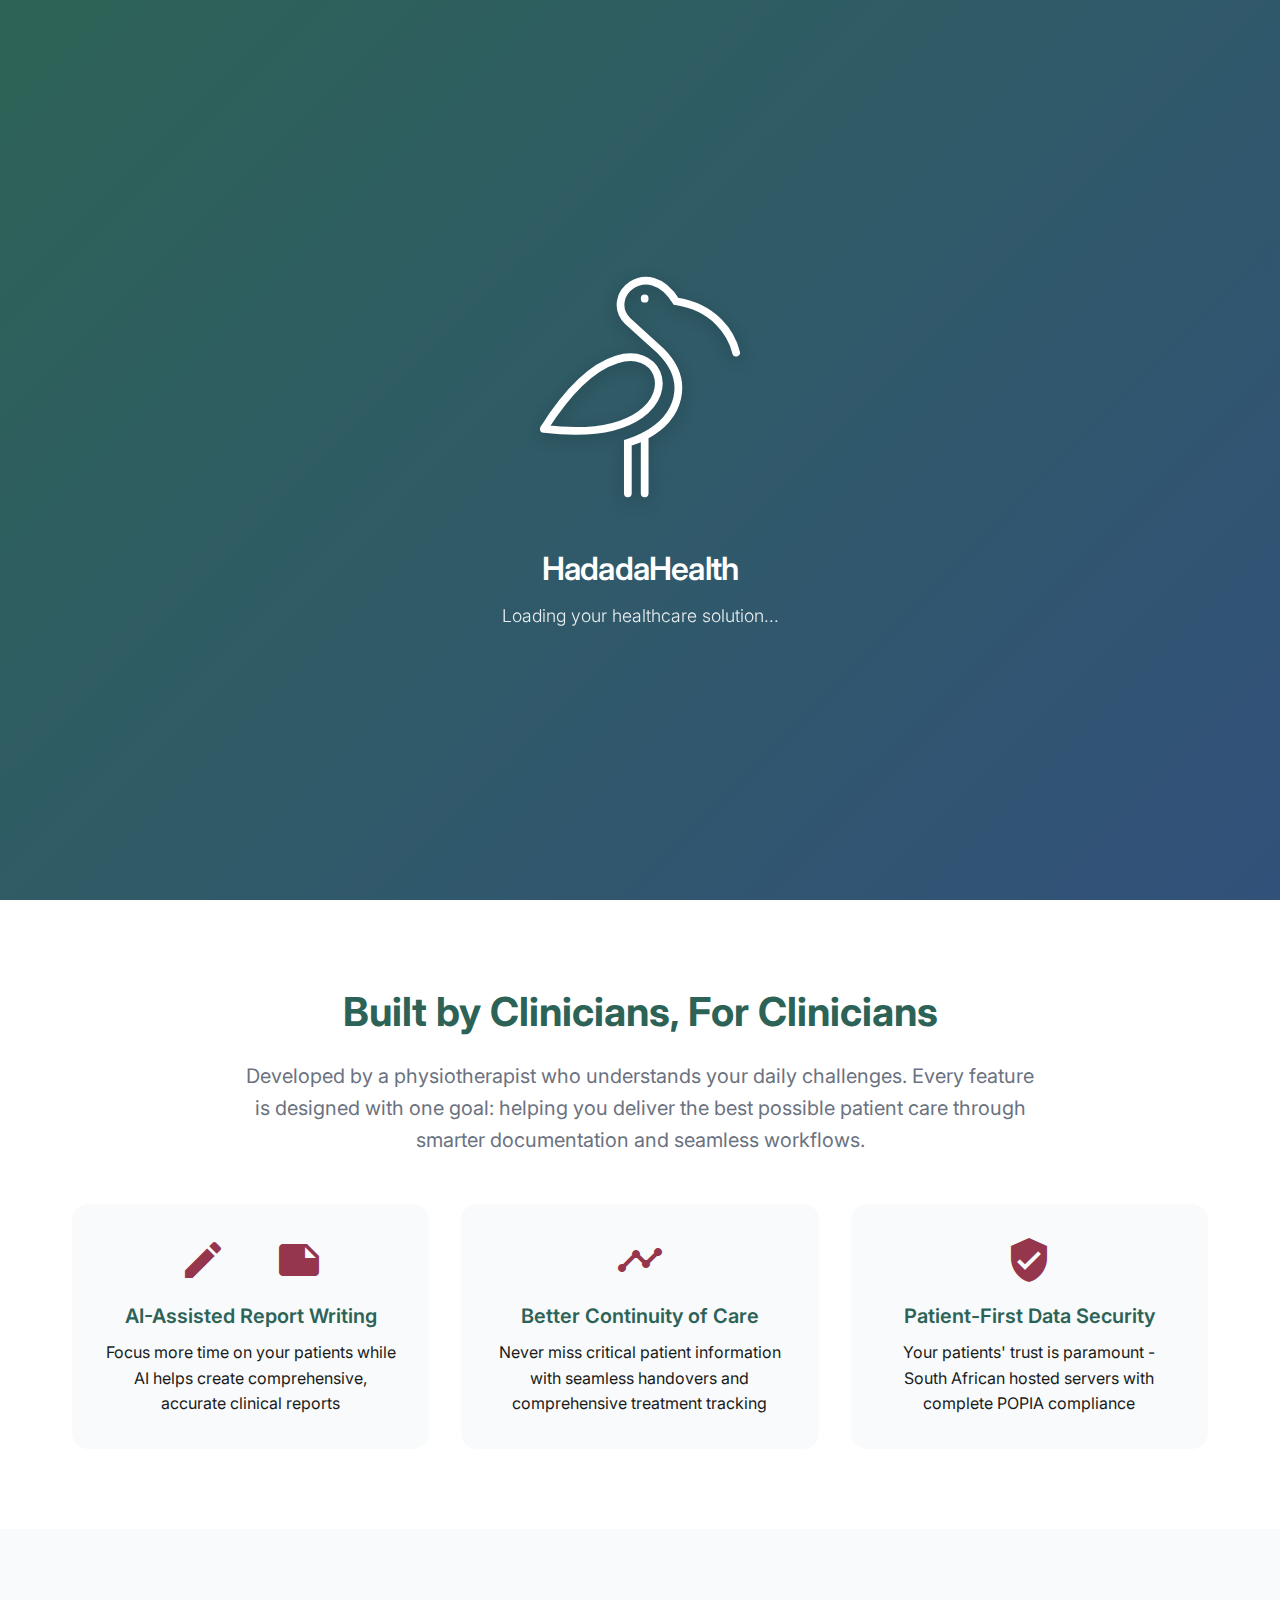
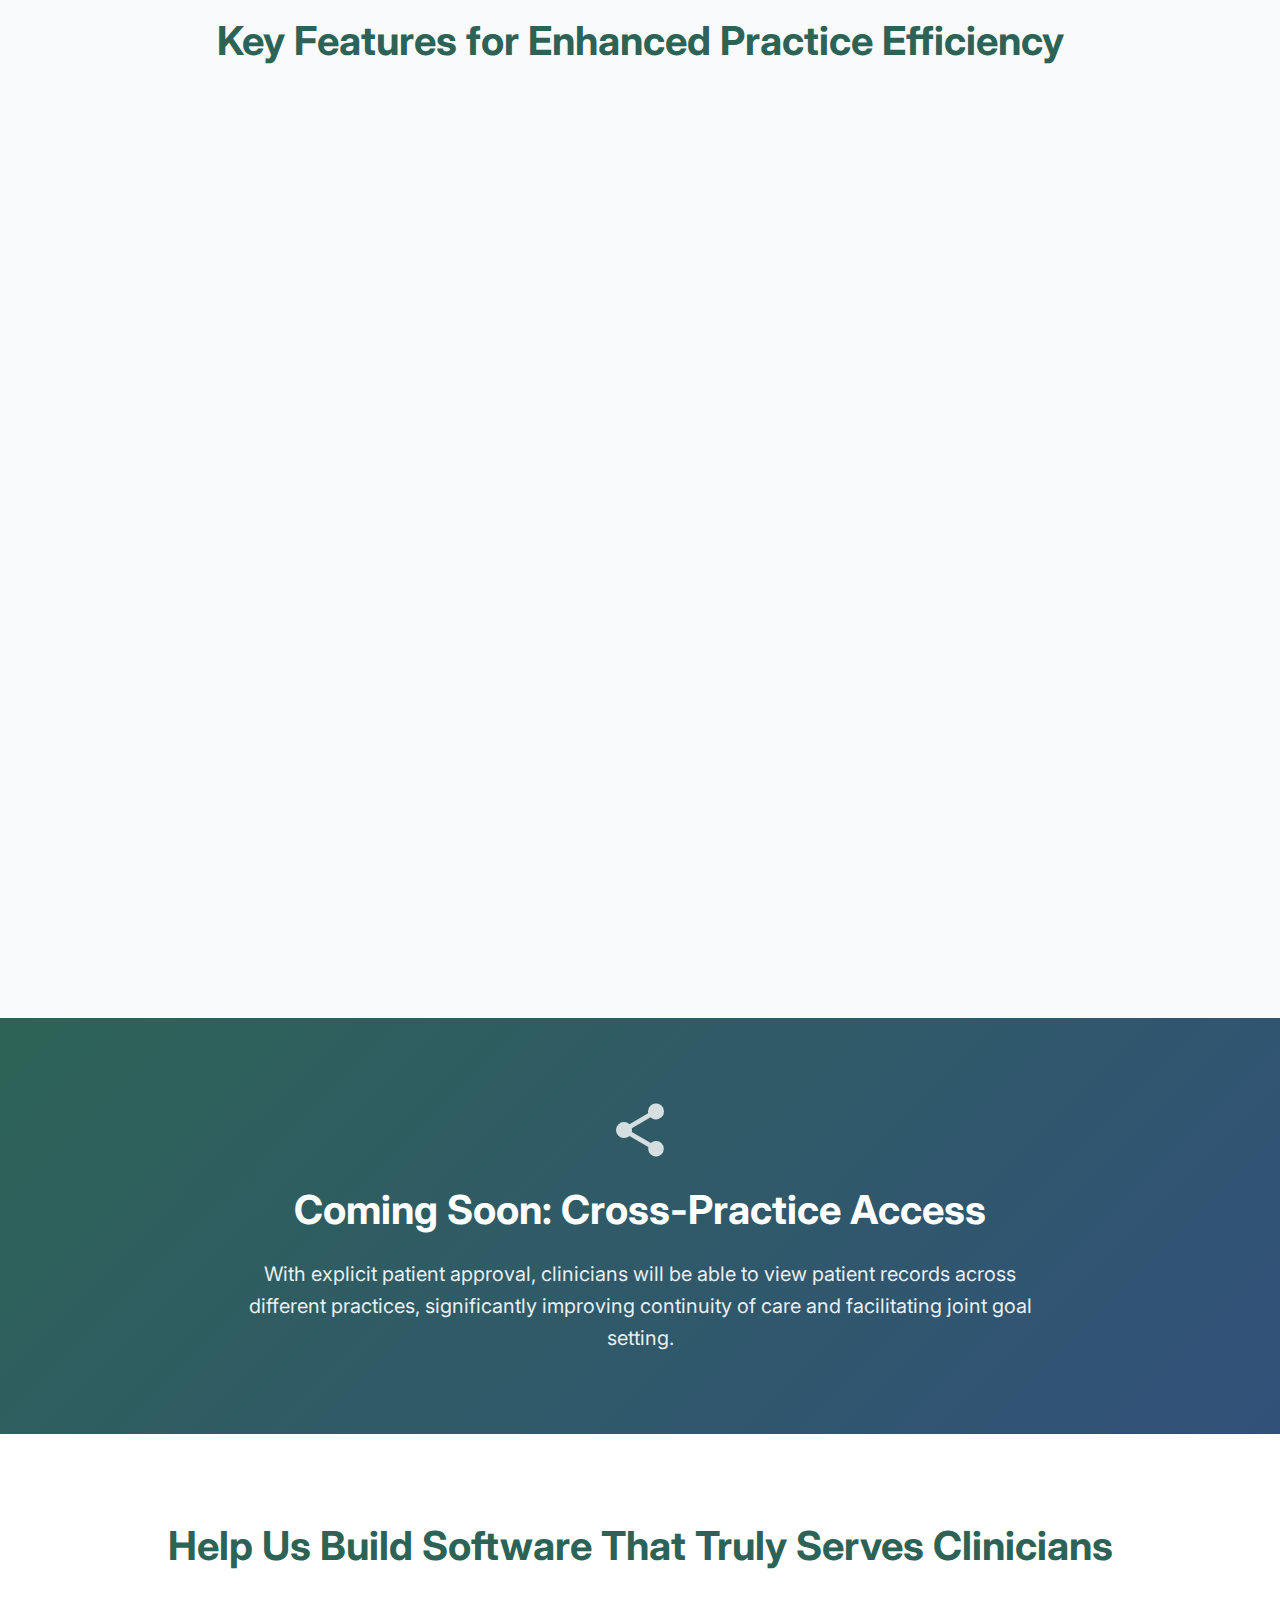
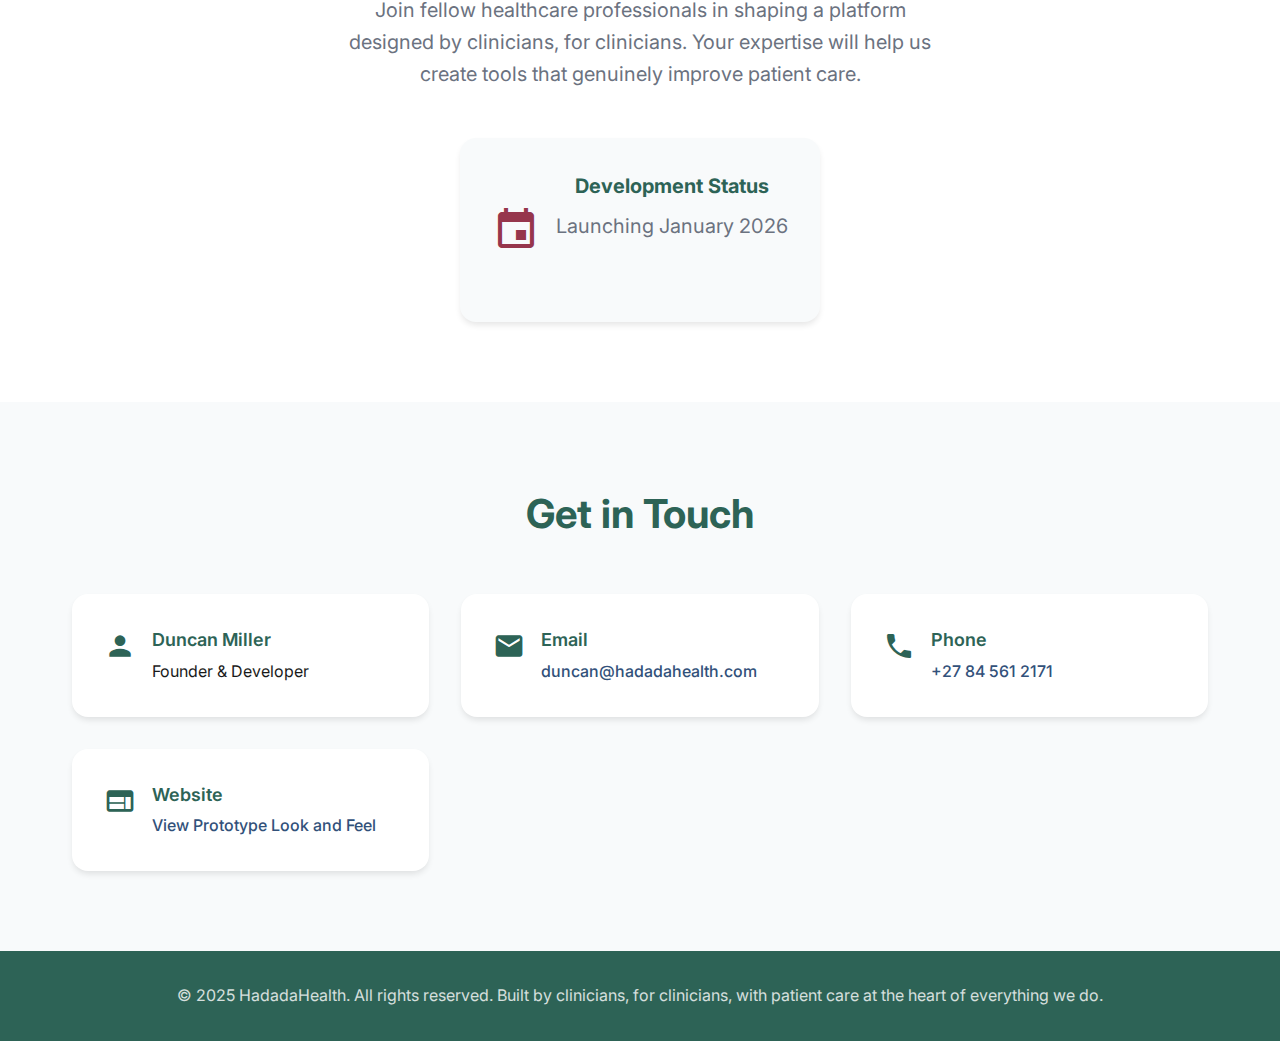
<file: index.html>
<!DOCTYPE html>
<html lang="en">
<head>
    <meta charset="UTF-8">
    <meta name="viewport" content="width=device-width, initial-scale=1.0">
    <title>HadadaHealth - Practice Management with Built-in AI</title>
    <link href="https://fonts.googleapis.com/icon?family=Material+Icons" rel="stylesheet">
    <link href="https://fonts.googleapis.com/css2?family=Inter:wght@300;400;500;600;700&display=swap" rel="stylesheet">
    <link rel="stylesheet" href="styles.css">
    <link rel="icon" type="image/png" href="/favicon/favicon-96x96.png" sizes="96x96" />
    <link rel="icon" type="image/svg+xml" href="/favicon/favicon.svg" />
    <link rel="shortcut icon" href="/favicon/favicon.ico" />
    <link rel="apple-touch-icon" sizes="180x180" href="/favicon/apple-touch-icon.png" />
    <meta name="apple-mobile-web-app-title" content="Hadada" />
    <link rel="manifest" href="/favicon/site.webmanifest" />
    <meta name="theme-color" content="#2D6356">
</head>
<body>
    <!-- Loading Screen -->
    <div id="loading-screen" class="loading-screen">
        <div class="loading-content">
            <svg width="200" height="234" viewBox="0 0 776 855" fill="none" xmlns="http://www.w3.org/2000/svg" id="loading-logo">
                <path d="M761 294.183C742.864 219.315 676.969 117.88 527.648 94.9365C419.436 -81.367 243.515 75.0117 340.846 172.22C390.66 217.256 418.589 242.506 468.404 287.542C586.079 405.069 542.539 545.598 406.136 617.574M340.846 840V644.375C364.438 637.084 386.272 628.056 406.136 617.574M406.136 617.574V840M15 589.431C436.363 -78.3481 761 681.206 15 590.035M406.136 84.0684V84.6722" stroke="white" stroke-width="30" stroke-linecap="round" class="svg-elem-1"></path>
            </svg>
            <div class="loading-text">
                <h2>HadadaHealth</h2>
                <p>Loading your healthcare solution...</p>
            </div>
        </div>
    </div>

    <header class="header">
        <nav class="nav">
            <div class="nav-brand">
                <img src="Branding/Wordmark Long Green.svg" alt="HadadaHealth Logo" class="logo">
            </div>
            <div class="nav-links">
                <a href="#features" class="nav-link">Features</a>
                <a href="#contact" class="nav-link">Contact</a>
                <a href="slides.html" class="nav-link">RHC Presentation</a>
                <a href="#early-access" class="cta-button">Join Early Access</a>
            </div>
        </nav>
    </header>

    <main>
        <section class="hero">
            <div class="hero-content">
                <div class="hero-text">
                    <h1 class="hero-title">
                        <span class="animate-word">Practice</span> 
                        <span class="animate-word">Management</span> 
                        <span class="animate-word">with</span> 
                        <span class="animate-word highlight">Built-in AI</span>
                    </h1>
                    <p class="hero-subtitle">
                        Built by clinicians for clinicians. Revolutionary practice management with a mobile-first approach, 
                        designed to help you achieve the best possible care for your patients.
                    </p>
                    <div class="development-timeline">
                        <div class="milestone milestone-completed">
                            <div class="milestone-icon">
                                <span class="material-icons">check_circle</span>
                            </div>
                            <div class="milestone-content">
                                <h4>Core Platform</h4>
                                <p>Foundation & Architecture</p>
                            </div>
                        </div>
                        <div class="timeline-arrow">
                            <span class="material-icons">arrow_forward</span>
                        </div>
                        <div class="milestone milestone-current">
                            <div class="milestone-icon">
                                <span class="material-icons">psychology</span>
                            </div>
                            <div class="milestone-content">
                                <h4>AI Integration</h4>
                                <p>Smart Documentation Features</p>
                            </div>
                        </div>
                        <div class="timeline-arrow">
                            <span class="material-icons">arrow_forward</span>
                        </div>
                        <div class="milestone milestone-upcoming">
                            <div class="milestone-icon">
                                <span class="material-icons">add_circle</span>
                            </div>
                            <div class="milestone-content">
                                <h4>Additional Features</h4>
                                <p>Accounting & EDI Integration</p>
                            </div>
                        </div>
                        <div class="timeline-arrow">
                            <span class="material-icons">arrow_forward</span>
                        </div>
                        <div class="milestone milestone-future">
                            <div class="milestone-icon">
                                <span class="material-icons">rocket_launch</span>
                            </div>
                            <div class="milestone-content">
                                <h4>Full Launch</h4>
                                <p>January 2026</p>
                            </div>
                        </div>
                    </div>
                    <div class="hero-cta">
                        <a href="#early-access" class="cta-primary">Join Early Access Program</a>
                        <a href="#features" class="cta-secondary">Explore Features</a>
                    </div>
                </div>
                <div class="hero-visual">
                    <div class="floating-cards">
                        <div class="card card-1">
                            <span class="material-icons">dashboard</span>
                            <span>Clinician Dashboard</span>
                        </div>
                        <div class="card card-2">
                            <span class="material-icons">psychology</span>
                            <span>AI Integration</span>
                        </div>
                        <div class="card card-3">
                            <span class="material-icons">security</span>
                            <span>POPIA Compliant</span>
                        </div>
                        <div class="card card-4">
                            <span class="material-icons">devices</span>
                            <span>Mobile First</span>
                        </div>
                        <div class="card card-5">
                            <span class="material-icons">local_hospital</span>
                            <span>Built by Clinicians</span>
                        </div>
                        <div class="card card-6">
                            <span class="material-icons">group_work</span>
                            <span>Team Collaboration</span>
                        </div>
                        <div class="card card-7">
                            <span class="material-icons">analytics</span>
                            <span>Smart Reporting</span>
                        </div>
                    </div>
                </div>
            </div>
        </section>

        <section class="why-section">
            <div class="container">
                <h2 class="section-title">Built by Clinicians, For Clinicians</h2>
                <p class="section-subtitle">
                    Developed by a physiotherapist who understands your daily challenges. Every feature is designed 
                    with one goal: helping you deliver the best possible patient care through smarter documentation and seamless workflows.
                </p>
                <div class="benefits-grid">
                    <div class="benefit">
                        <span class="material-icons">edit_note</span>
                        <h3>AI-Assisted Report Writing</h3>
                        <p>Focus more time on your patients while AI helps create comprehensive, accurate clinical reports</p>
                    </div>
                    <div class="benefit">
                        <span class="material-icons">timeline</span>
                        <h3>Better Continuity of Care</h3>
                        <p>Never miss critical patient information with seamless handovers and comprehensive treatment tracking</p>
                    </div>
                    <div class="benefit">
                        <span class="material-icons">verified_user</span>
                        <h3>Patient-First Data Security</h3>
                        <p>Your patients' trust is paramount - South African hosted servers with complete POPIA compliance</p>
                    </div>
                </div>
            </div>
        </section>

        <section id="features" class="features-section">
            <div class="container">
                <h2 class="section-title">Key Features for Enhanced Practice Efficiency</h2>
                
                <div class="features-grid">
                    <div class="feature-card">
                        <div class="feature-header">
                            <span class="material-icons">dashboard</span>
                            <h3>Clinician Dashboard</h3>
                        </div>
                        <ul class="feature-list">
                            <li>Comprehensive view of outstanding notes and reports</li>
                            <li>Integrated team and personal reminders</li>
                            <li>Clinical statistics for billing motivation</li>
                            <li>Upcoming appointments and patient alerts</li>
                            <li>In-patient oversight for continuity of care</li>
                        </ul>
                    </div>

                    <div class="feature-card">
                        <div class="feature-header">
                            <span class="material-icons">psychology</span>
                            <h3>AI-Integrated Reporting</h3>
                        </div>
                        <ul class="feature-list">
                            <li>Customisable report templates (WCA, discharge, MDT)</li>
                            <li>AI-powered treatment summaries</li>
                            <li>Medical history updates automation</li>
                            <li>Automated handovers for locum cover</li>
                            <li>Export to Word or PDF formats</li>
                        </ul>
                    </div>

                    <div class="feature-card">
                        <div class="feature-header">
                            <span class="material-icons">calendar_today</span>
                            <h3>Scheduling & Workflows</h3>
                        </div>
                        <ul class="feature-list">
                            <li>Intuitive drag-and-drop calendar</li>
                            <li>Co-treatments and group sessions</li>
                <li>Integrated billing tracking and note management</li>
                            <li>Equipment tracking and alerts</li>
                            <li>Secure team chat (coming soon)</li>
                        </ul>
                    </div>

                    <div class="feature-card">
                        <div class="feature-header">
                            <span class="material-icons">payment</span>
                            <h3>Medical Aid Integration</h3>
                        </div>
                        <ul class="feature-list">
                            <li>Built-in email claims submission</li>
                            <li>EDI integration (coming soon)</li>
                            <li>Payment tracking & reconciliation</li>
                            <li>Full claim history & reporting</li>
                            <li>Patient portal for authorisation tracking</li>
                        </ul>
                    </div>

                    <div class="feature-card">
                        <div class="feature-header">
                            <span class="material-icons">security</span>
                            <h3>Security & Compliance</h3>
                        </div>
                        <ul class="feature-list">
                            <li>South African server hosting</li>
                            <li>Local AI processing servers</li>
                            <li>Encrypted storage and transmission</li>
                            <li>Granular role-based access control</li>
                            <li>Complete POPIA compliance</li>
                        </ul>
                    </div>

                    <div class="feature-card">
                        <div class="feature-header">
                            <span class="material-icons">devices</span>
                            <h3>Access Anywhere</h3>
                        </div>
                        <ul class="feature-list">
                            <li>Progressive Web App (PWA) functionality</li>
                            <li>Save to phone home screen</li>
                            <li>Offline work capability</li>
                            <li>Automatic data synchronisation</li>
                            <li>Fully responsive design</li>
                        </ul>
                    </div>
                </div>
            </div>
        </section>

        <section class="coming-soon">
            <div class="container">
                <div class="coming-soon-content">
                    <span class="material-icons">share</span>
                    <h2>Coming Soon: Cross-Practice Access</h2>
                    <p>
                        With explicit patient approval, clinicians will be able to view patient records 
                        across different practices, significantly improving continuity of care and 
                        facilitating joint goal setting.
                    </p>
                </div>
            </div>
        </section>

        <section id="early-access" class="early-access">
            <div class="container">
                <h2>Help Us Build Software That Truly Serves Clinicians</h2>
                <p>
                    Join fellow healthcare professionals in shaping a platform designed by clinicians, for clinicians. 
                    Your expertise will help us create tools that genuinely improve patient care.
                </p>
                <div class="launch-info">
                    <div class="launch-date">
                        <span class="material-icons">event</span>
                        <div>
                            <h3>Development Status</h3>
                            <p>Launching January 2026</p>
                        </div>
                    </div>
                </div>
            </div>
        </section>

        <section id="contact" class="contact">
            <div class="container">
                <h2>Get in Touch</h2>
                <div class="contact-info">
                    <div class="contact-item">
                        <span class="material-icons">person</span>
                        <div>
                            <h3>Duncan Miller</h3>
                            <p>Founder & Developer</p>
                        </div>
                    </div>
                    <div class="contact-item">
                        <span class="material-icons">email</span>
                        <div>
                            <h3>Email</h3>
                            <a href="mailto:duncan@hadadahealth.com">duncan@hadadahealth.com</a>
                        </div>
                    </div>
                    <div class="contact-item">
                        <span class="material-icons">phone</span>
                        <div>
                            <h3>Phone</h3>
                            <a href="tel:+27845612171">+27 84 561 2171</a>
                        </div>
                    </div>
                    <div class="contact-item">
                        <span class="material-icons">web</span>
                        <div>
                            <h3>Website</h3>
                            <a href="https://hadadahealth.onrender.com" target="_blank">View Prototype</a>
                            <a href="Branding/Look and Feel.html" target="_blank">Look and Feel</a>
                        </div>
                    </div>
                </div>
            </div>
        </section>
    </main>

    <footer class="footer">
        <div class="container">
            <p>&copy; 2025 HadadaHealth. All rights reserved. Built by clinicians, for clinicians, with patient care at the heart of everything we do.</p>
        </div>
    </footer>

    <!-- Contact Modal -->
    <div id="contactModal" class="modal">
        <div class="modal-content">
            <div class="modal-header">
                <h2>Join Early Access Program</h2>
                <span class="modal-close">&times;</span>
            </div>
            <div class="modal-body">
                <p>Be part of shaping the future of healthcare software. Leave your details and we'll be in touch!</p>
                <form id="contactForm" class="contact-form" action="https://formspree.io/f/mblkezwy" method="POST">
                    <div class="form-group">
                        <label for="fullName">Full Name *</label>
                        <input type="text" id="fullName" name="fullName" required>
                    </div>
                    <div class="form-group">
                        <label for="email">Email Address *</label>
                        <input type="email" id="email" name="email" required>
                    </div>
                    <div class="form-group">
                        <label for="phone">Phone Number</label>
                        <input type="tel" id="phone" name="phone">
                    </div>
                    <div class="form-group">
                        <label for="profession">Profession *</label>
                        <select id="profession" name="profession" required>
                            <option value="">Select your profession</option>
                            <option value="physiotherapist">Physiotherapist</option>
                            <option value="occupational-therapist">Occupational Therapist</option>
                            <option value="biokineticist">Biokineticist</option>
                            <option value="speech-therapist">Speech Therapist</option>
                            <option value="dietitian">Dietitian</option>
                            <option value="psychologist">Psychologist</option>
                            <option value="doctor">Doctor</option>
                            <option value="nurse">Nurse</option>
                            <option value="practice-manager">Practice Manager</option>
                            <option value="other">Other Healthcare Professional</option>
                        </select>
                    </div>
                    <div class="form-group">
                        <label for="practiceSize">Practice Size</label>
                        <select id="practiceSize" name="practiceSize">
                            <option value="">Select practice size</option>
                            <option value="solo">Solo Practice</option>
                            <option value="2-5">2-5 Practitioners</option>
                            <option value="6-15">6-15 Practitioners</option>
                            <option value="16+">16+ Practitioners</option>
                        </select>
                    </div>
                    <div class="form-group">
                        <label for="message">Message</label>
                        <textarea id="message" name="message" rows="4" placeholder="Tell us about your practice, current challenges, or what you're most excited about with HadadaHealth..."></textarea>
                    </div>
                    <div class="form-group checkbox-group">
                        <input type="checkbox" id="newsletter" name="newsletter">
                        <label for="newsletter">I'd like to receive updates about HadadaHealth development</label>
                    </div>
                    <div class="modal-footer">
                        <button type="submit" class="btn-primary">Join Early Access</button>
                        <button type="button" class="btn-secondary modal-cancel">Cancel</button>
                    </div>
                </form>
            </div>
        </div>
    </div>

    <script src="script.js"></script>
    <script>
        if ('serviceWorker' in navigator) {
            window.addEventListener('load', function() {
                navigator.serviceWorker.register('/sw.js')
                    .then(function(registration) {
                        console.log('ServiceWorker registration successful with scope: ', registration.scope);
                    }, function(err) {
                        console.log('ServiceWorker registration failed: ', err);
                    });
            });
        }
    </script>
</body>
</html>
</file>
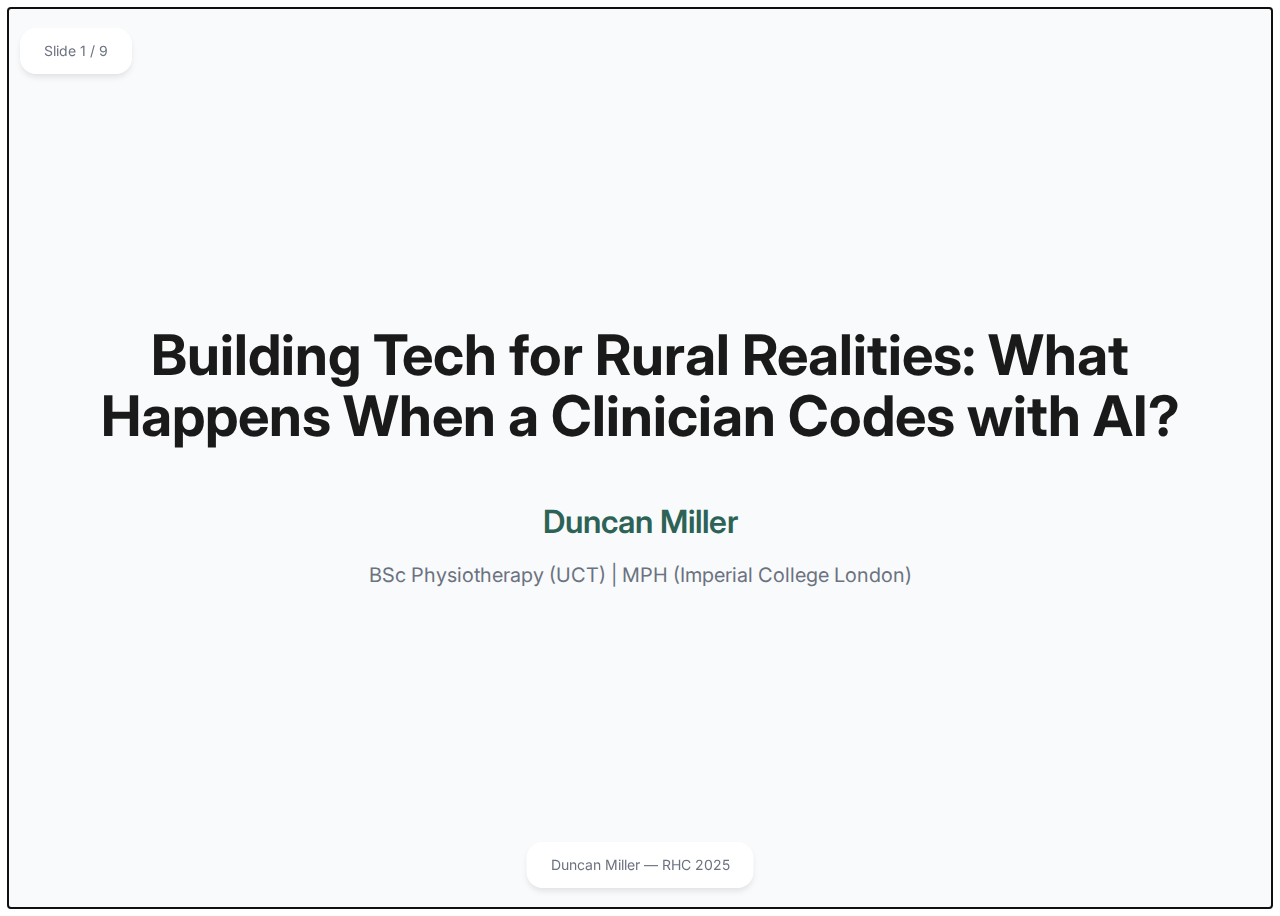
<file: slides.html>
<!DOCTYPE html>
<html lang="en">
<head>
    <meta charset="UTF-8">
    <meta name="viewport" content="width=device-width, initial-scale=1.0">
    <title>Building Tech for Rural Realities - Duncan Miller</title>
    <link href="https://fonts.googleapis.com/css2?family=Inter:wght@300;400;500;600;700&display=swap" rel="stylesheet">
    <link href="https://fonts.googleapis.com/icon?family=Material+Icons" rel="stylesheet">
    <link rel="stylesheet" href="css/slides.css">
    <!--
    Integration Instructions:
    1. Replace images in /assets/ folder with your actual assets
    2. Modify theme colors in css/slides.css under #rhc-slides :root
    3. Link to this page from your main navigation as needed
    4. All styles and scripts are scoped to avoid conflicts
    -->
</head>
<body>
    <div id="rhc-slides">
        <!-- Progress indicator -->
        <div class="progress-indicator">
            <span class="slide-counter">Slide 1 / 9</span>
        </div>

        <!-- Main slides container -->
        <main class="slides-container" role="main">
            <!-- Slide 1 -->
            <section class="slide active" data-slide="1" role="tabpanel" aria-label="Slide 1">
                <div class="slide-content">
                    <h1>Building Tech for Rural Realities: What Happens When a Clinician Codes with AI?</h1>
                    <div class="presenter-info">
                        <p class="presenter-name">Duncan Miller</p>
                        <p class="qualifications">BSc Physiotherapy (UCT) | MPH (Imperial College London)</p>
                    </div>
                </div>
                <aside class="notes">
                    Welcome to my presentation on building technology for rural healthcare using AI-assisted coding.
                </aside>
            </section>

            <!-- Slide 2 -->
            <section class="slide" data-slide="2" role="tabpanel" aria-label="Slide 2">
                <div class="slide-content">
                    <h2>1 minute AI Demo</h2>
                    <div class="gemini-terminal">
                        <div class="terminal-header">
                            <div class="terminal-controls">
                                <span class="control close"></span>
                                <span class="control minimize"></span>
                                <span class="control maximize"></span>
                            </div>
                            <div class="terminal-title">
                                <img src="assets/gemini.png" alt="Gemini logo" class="gemini-logo" onerror="this.style.display='none'; this.nextElementSibling.style.display='inline-block';">
                                <span class="logo-fallback" style="display:none;">⚡</span>
                                <span>Gemini CLI</span>
                            </div>
                        </div>
                        <div class="terminal-body">
                            <div class="prompt-line">
                                <span class="prompt">duncan@hadadahealth.com:~$</span>
                                <span class="cursor">|</span>
                            </div>
                            <div class="command-output">
                                <div class="prompt-text">
                                    <strong>Prompt:</strong> Please create the front-end for a simple equipment and assistive device tracking app. This application will allow clinicians to issue wheelchairs and crutches and walking frames and any other assistive devices, as well as return them and include putting people on a waiting list if there is no wheelchair. This app will allow clinicians to keep track of all issues, returns, and orders.
                                </div>
                                <br>
                                <div class="requirements-text">
                                    There needs to be a form of login, but for now, for this demo purpose, that is not necessary. I will eventually use a Superbase backend, but for now, please create an HTML, CSS, and JavaScript front-end for me to try out.
                                </div>
                            </div>
                        </div>
                    </div>
                </div>
                <aside class="notes">
                    This is the actual prompt I'll be giving to Gemini CLI to generate our equipment tracking application.
                </aside>
            </section>

            <!-- Slide 3 -->
            <section class="slide" data-slide="3" role="tabpanel" aria-label="Slide 3">
                <div class="slide-content">
                    <h2>Coding for Non-Coders</h2>
                    <div class="two-column">
                        <div class="column">
                            <h3>No-code tools</h3>
                            <div class="tool-logos">
                                <div class="logo-placeholder">
                                    <img src="assets/glide.png" alt="Glide logo" onerror="this.style.display='none'; this.nextElementSibling.style.display='block';">
                                    <div class="placeholder-fallback">Glide Logo</div>
                                </div>
                                <div class="logo-placeholder">
                                    <img src="assets/appsheet.png" alt="AppSheet logo" onerror="this.style.display='none'; this.nextElementSibling.style.display='block';">
                                    <div class="placeholder-fallback">AppSheet Logo</div>
                                </div>
                            </div>
                        </div>
                        <div class="column">
                            <h3>AI coding tools</h3>
                            <div class="tool-logos">
                                <div class="logo-placeholder">
                                    <img src="assets/chatgpt.png" alt="ChatGPT logo" onerror="this.style.display='none'; this.nextElementSibling.style.display='block';">
                                    <div class="placeholder-fallback">ChatGPT Logo</div>
                                </div>
                                <div class="logo-placeholder">
                                    <img src="assets/claude.png" alt="Claude Code logo" onerror="this.style.display='none'; this.nextElementSibling.style.display='block';">
                                    <div class="placeholder-fallback">Claude Code Logo</div>
                                </div>
                                <div class="logo-placeholder">
                                    <img src="assets/gemini.png" alt="Gemini logo" onerror="this.style.display='none'; this.nextElementSibling.style.display='block';">
                                    <div class="placeholder-fallback">Gemini Logo</div>
                                </div>
                            </div>
                        </div>
                    </div>
                </div>
                <aside class="notes">
                    There are two main approaches for non-coders to build applications: no-code tools and AI-assisted coding.
                </aside>
            </section>

            <!-- Slide 4 -->
            <section class="slide" data-slide="4" role="tabpanel" aria-label="Slide 4">
                <div class="slide-content">
                    <h2>24-hour Demo</h2>
                    <div class="demo-content">
                        <div class="qr-section">
                            <div class="qr-placeholder">
                                <img src="assets/Demo App.png" alt="QR code for referral system app" onerror="this.style.display='none'; this.nextElementSibling.style.display='block';">
                                <div class="placeholder-fallback">QR Code<br>Referral App</div>
                            </div>
                        </div>
                        <div class="tech-stack">
                            <h3>What I used:</h3>
                            <ul>
                                <li>Gemini CLI to program</li>
                                <li>TypeScript, React, and Next.js</li>
                                <li>Google authentication</li>
                                <li>Google Sheets</li>
                            </ul>
                        </div>
                    </div>
                </div>
                <aside class="notes">
                    Here's a practical example - I built a referral system in 24 hours using AI assistance.
                </aside>
            </section>

            <!-- Slide 5 -->
            <section class="slide" data-slide="5" role="tabpanel" aria-label="Slide 5">
                <div class="slide-content">
                    <h2>Back to the 1-minute Demo</h2>
                    <p class="centered-text">Let's jump back to the 1-minute demo and see what the AI generated.</p>
                </div>
                <aside class="notes">
                    Time to show the actual demo of AI-generated code.
                </aside>
            </section>

            <!-- Slide 6 -->
            <section class="slide" data-slide="6" role="tabpanel" aria-label="Slide 6">
                <div class="slide-content">
                    <h2>Practical AI-Assisted Coding Tips for Clinicians</h2>
                    <div class="tips-grid">
                        <div class="tip-card">
                            <span class="material-icons">design_services</span>
                            <div>
                                <strong>Planning</strong>
                                <p>Start with clear requirements and user stories</p>
                            </div>
                        </div>
                        <div class="tip-card">
                            <span class="material-icons">build</span>
                            <div>
                                <strong>Incremental Development</strong>
                                <p>Build and test features one at a time</p>
                            </div>
                        </div>
                        <div class="tip-card">
                            <span class="material-icons">layers</span>
                            <div>
                                <strong>Choosing the right stack</strong>
                                <p>Pick familiar technologies that AI can help with</p>
                            </div>
                        </div>
                        <div class="tip-card">
                            <span class="material-icons">cloud_upload</span>
                            <div>
                                <strong>Deployment Simplicity</strong>
                                <p>Use platforms that minimize infrastructure complexity</p>
                            </div>
                        </div>
                        <div class="tip-card">
                            <span class="material-icons">web</span>
                            <div>
                                <strong>Frontend Frameworks</strong>
                                <p>Choose well-documented frameworks with good AI support</p>
                            </div>
                        </div>
                    </div>
                </div>
                <aside class="notes">
                    Here are the key strategies I've learned for successfully using AI to build healthcare technology.
                </aside>
            </section>

            <!-- Slide 7 -->
            <section class="slide" data-slide="7" role="tabpanel" aria-label="Slide 7">
                <div class="slide-content">
                    <h2>Barriers and Solutions</h2>
                    <div class="barriers-solutions">
                        <div class="barrier-row" data-delay="0">
                            <div class="barrier-side">
                                <div class="barrier-icon">
                                    <span class="material-icons">group</span>
                                </div>
                                <strong>Buy-in</strong>
                            </div>
                            <div class="solution-side">
                                <div class="solution-pill">Users need to see the benefit</div>
                            </div>
                            <div class="example-text">Ordering wheelchairs worked because clinicians got what patients needed; logging 'issued' had no direct benefit.</div>
                        </div>

                        <div class="barrier-row" data-delay="1">
                            <div class="barrier-side">
                                <div class="barrier-icon">
                                    <span class="material-icons">signal_wifi_off</span>
                                </div>
                                <strong>Connectivity</strong>
                            </div>
                            <div class="solution-side">
                                <div class="solution-pill">Progressive Web Apps (PWA)</div>
                            </div>
                            <div class="example-text">We download clinic patient notes to the phone; clinicians can work offline and sync later.</div>
                        </div>

                        <div class="barrier-row" data-delay="2">
                            <div class="barrier-side">
                                <div class="barrier-icon">
                                    <span class="material-icons">data_usage</span>
                                </div>
                                <strong>Data Usage</strong>
                            </div>
                            <div class="solution-side">
                                <div class="solution-pill">Quantify usage and communicate</div>
                            </div>
                            <div class="example-text">A wheelchair order is a few KB; the PDF you printed to attend this meeting was MBs.</div>
                        </div>

                        <div class="barrier-row" data-delay="3">
                            <div class="barrier-side">
                                <div class="barrier-icon">
                                    <span class="material-icons">smartphone</span>
                                </div>
                                <strong>Computer literacy or confidence</strong>
                            </div>
                            <div class="solution-side">
                                <div class="solution-pill">Cell-phone-based solutions</div>
                            </div>
                            <div class="example-text">Design for phones first — staff use them daily even if computer skills are limited.</div>
                        </div>

                        <div class="barrier-row" data-delay="4">
                            <div class="barrier-side">
                                <div class="barrier-icon">
                                    <span class="material-icons">alt_route</span>
                                </div>
                                <strong>Workflow</strong>
                            </div>
                            <div class="solution-side">
                                <div class="solution-pill">Be as flexible as needed</div>
                            </div>
                            <div class="example-text">Allow SOAP or a big free-text box; speech-to-text works better for some clinicians.</div>
                        </div>
                    </div>
                </div>
                <aside class="notes">
                    Common barriers when implementing technology in rural healthcare settings and practical solutions.
                </aside>
            </section>

            <!-- Slide 8 -->
            <section class="slide" data-slide="8" role="tabpanel" aria-label="Slide 8">
                <div class="slide-content">
                    <div class="slide-8-header">
                        <svg class="security-icon" width="36" height="36" viewBox="0 0 24 24" fill="none" xmlns="http://www.w3.org/2000/svg" aria-label="Security shield icon">
                            <path d="M12 1L3 5V11C3 16.55 6.84 21.74 12 23C17.16 21.74 21 16.55 21 11V5L12 1Z" fill="currentColor"/>
                        </svg>
                        <h2>Data Protection Responsibility</h2>
                    </div>

                    <div class="popia-section">
                        <div class="popia-badge">POPIA</div>
                        <div class="popia-subtitle">Protection of Personal Information Act</div>
                    </div>

                    <div class="ethics-bar">
                        <svg class="ethics-shield" width="20" height="20" viewBox="0 0 24 24" fill="none" xmlns="http://www.w3.org/2000/svg" aria-label="Shield icon">
                            <path d="M12 1L3 5V11C3 16.55 6.84 21.74 12 23C17.16 21.74 21 16.55 21 11V5L12 1Z" fill="currentColor"/>
                        </svg>
                        <span>Data stewardship is a clinical responsibility.</span>
                    </div>
                </div>
                <aside class="notes">
                    We must always consider data protection and privacy when building healthcare technology.
                </aside>
            </section>

            <!-- Slide 9 -->
            <section class="slide" data-slide="9" role="tabpanel" aria-label="Slide 9">
                <div class="slide-content">
                    <h2>Conclusion</h2>
                    <div class="conclusion-grid">
                        <div class="conclusion-card">
                            <span class="material-icons">favorite</span>
                            <div>
                                <strong>Good systems support good care</strong>
                                <p>Technology should enhance patient outcomes</p>
                            </div>
                        </div>
                        <div class="conclusion-card">
                            <span class="material-icons">local_hospital</span>
                            <div>
                                <strong>Clinicians know what is needed</strong>
                                <p>Healthcare professionals understand the real problems</p>
                            </div>
                        </div>
                        <div class="conclusion-card">
                            <span class="material-icons">psychology</span>
                            <div>
                                <strong>AI is an amazing tool we should utilise</strong>
                                <p>Artificial intelligence makes development accessible to clinicians</p>
                            </div>
                        </div>
                    </div>
                </div>
                <aside class="notes">
                    To wrap up: technology should enhance clinical care, and AI makes it accessible to clinicians.
                </aside>
            </section>
        </main>


        <!-- Footer -->
        <footer class="slide-footer">
            <span>Duncan Miller — RHC 2025</span>
        </footer>

        <!-- Help overlay -->
        <div class="help-overlay" role="dialog" aria-labelledby="help-title" aria-hidden="true">
            <div class="help-content">
                <h3 id="help-title">Keyboard Shortcuts</h3>
                <div class="help-shortcuts">
                    <div class="shortcut">
                        <kbd>←</kbd> <kbd>→</kbd> <span>Navigate slides</span>
                    </div>
                    <div class="shortcut">
                        <kbd>A</kbd> <kbd>D</kbd> <span>Navigate slides (alt)</span>
                    </div>
                    <div class="shortcut">
                        <kbd>F</kbd> <span>Fullscreen toggle</span>
                    </div>
                    <div class="shortcut">
                        <kbd>G</kbd> <span>Go to slide</span>
                    </div>
                    <div class="shortcut">
                        <kbd>N</kbd> <span>Toggle notes</span>
                    </div>
                    <div class="shortcut">
                        <kbd>?</kbd> <span>Show/hide help</span>
                    </div>
                </div>
                <button class="close-help" aria-label="Close help">×</button>
            </div>
        </div>

        <!-- Go to slide modal -->
        <div class="goto-modal" role="dialog" aria-labelledby="goto-title" aria-hidden="true">
            <div class="goto-content">
                <h3 id="goto-title">Go to Slide</h3>
                <input type="number" class="goto-input" min="1" max="9" placeholder="1-9" aria-label="Slide number">
                <div class="goto-buttons">
                    <button class="goto-go">Go</button>
                    <button class="goto-cancel">Cancel</button>
                </div>
            </div>
        </div>
    </div>

    <script src="js/slides.js"></script>
</body>
</html>
</file>
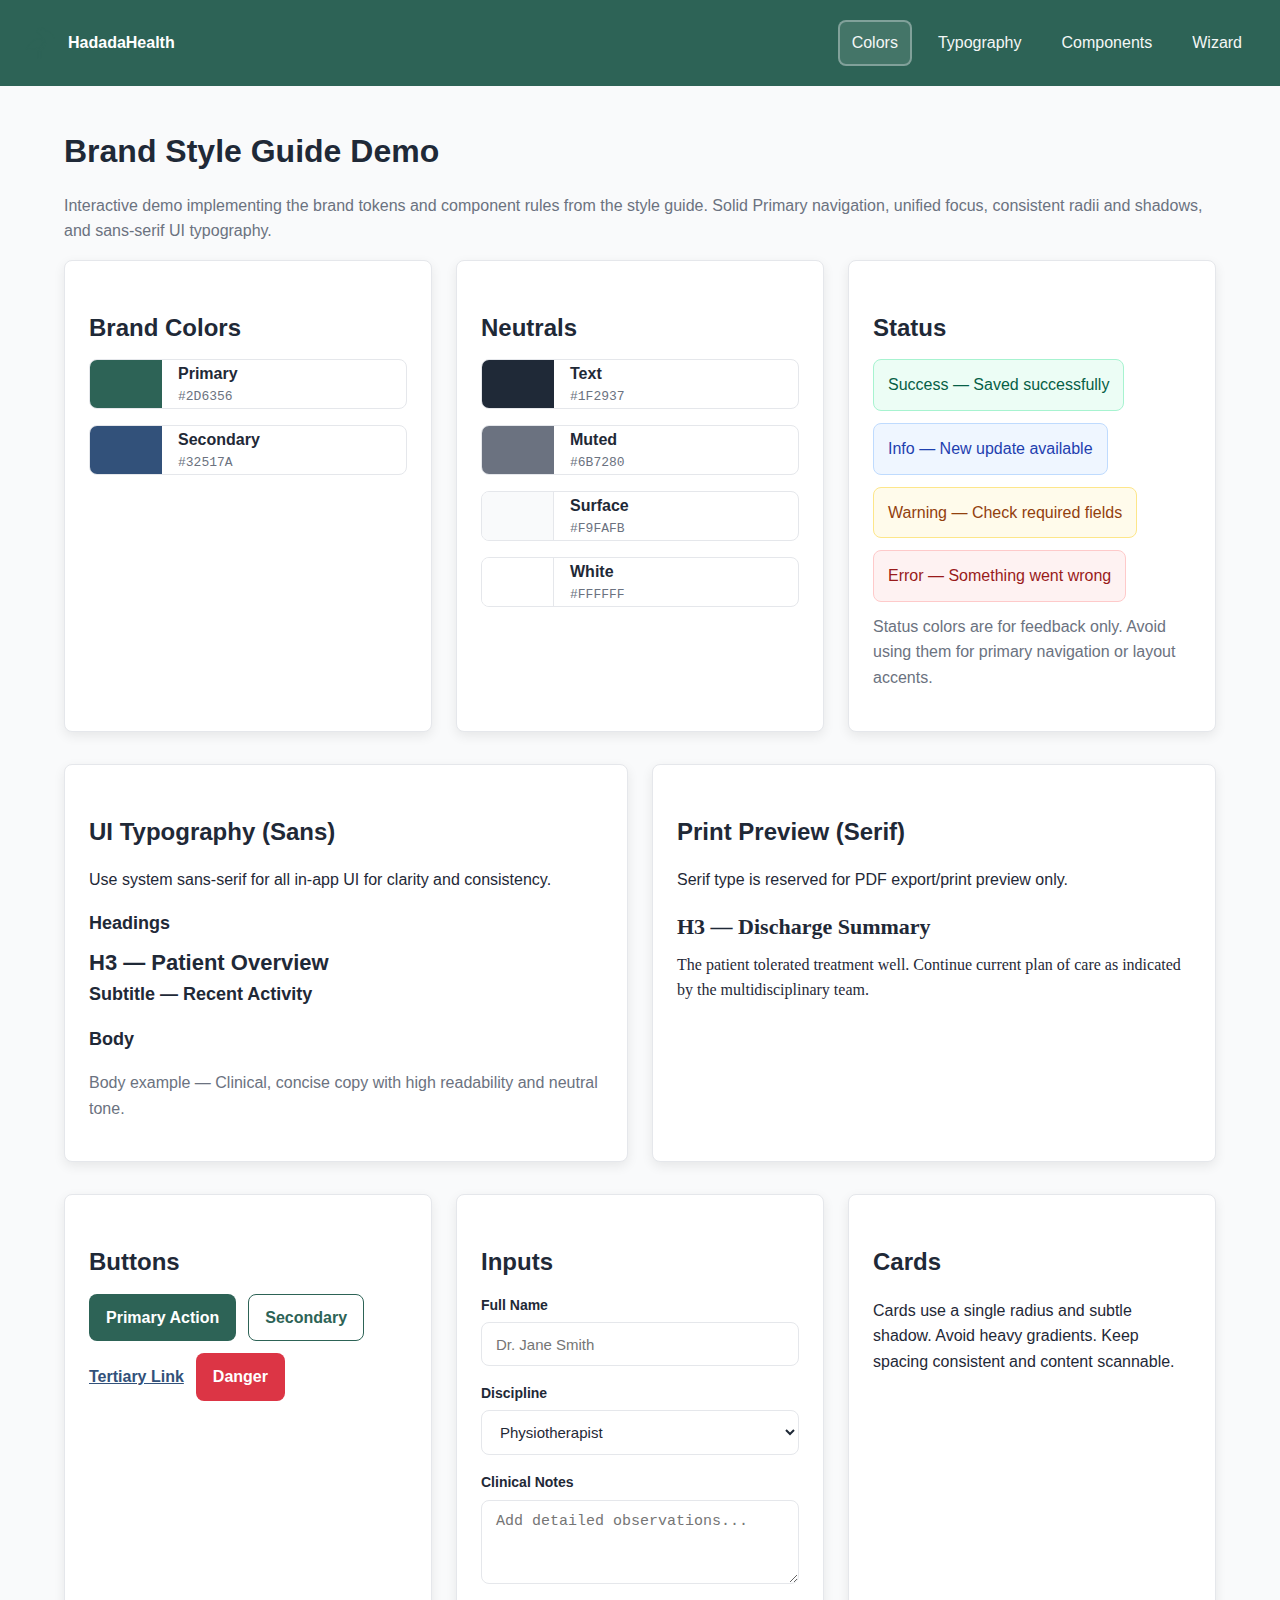
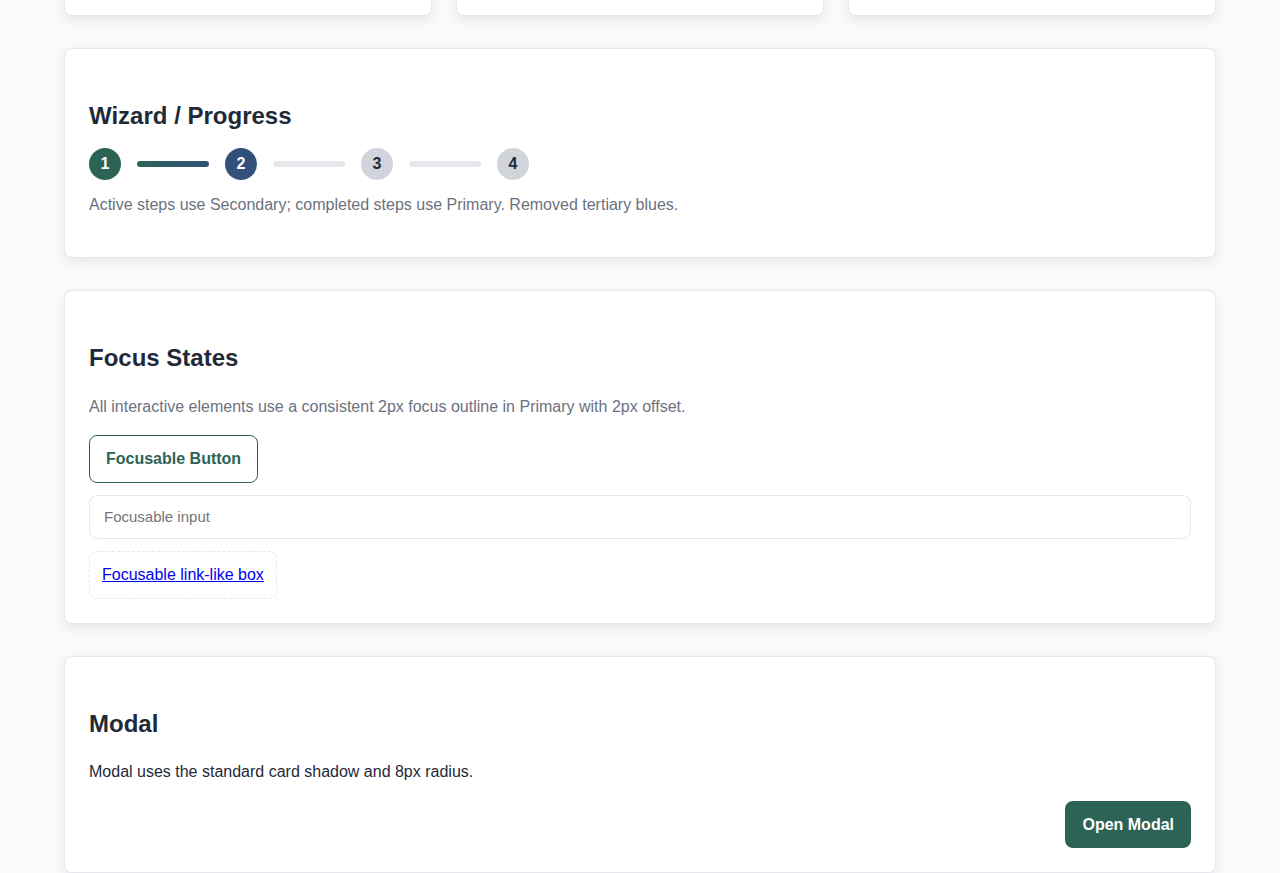
<file: Branding/brand-guide-demo.html>
<!doctype html>
<html lang="en">
<head>
  <meta charset="utf-8">
  <meta name="viewport" content="width=device-width, initial-scale=1">
  <title>HadadaHealth Brand Guide Demo</title>
  <style>
    /* Design tokens derived from Branding/brand-style-guide-with-demos.md */
    :root {
      /* Colors */
      --color-primary: #2D6356;   /* Hadada Green */
      --color-secondary: #32517A; /* Deep Blue */
      --color-text: #1F2937;
      --color-muted: #6B7280;
      --color-border: #E5E7EB;
      --color-surface: #F9FAFB;
      --color-white: #FFFFFF;
      --color-success: #059669;
      --color-info: #0EA5E9;
      --color-warning: #F59E0B;
      --color-error: #DC3545;

      /* Radii/Shadows/Focus */
      --radius-md: 8px;
      --shadow-card: 0 4px 12px rgba(0,0,0,.08);
      --shadow-modal: 0 8px 24px rgba(0,0,0,.12);
      --focus-outline: 2px solid rgba(45,99,86,.4);
      --focus-offset: 2px;

      /* Typography */
      --font-ui: -apple-system, BlinkMacSystemFont, "Segoe UI", Roboto, Oxygen, Ubuntu, Cantarell, "Helvetica Neue", Arial, sans-serif;
      --font-serif: Georgia, "Times New Roman", Times, serif; /* For print preview blocks only */

      /* Spacing (4px grid) */
      --space-1:4px; --space-2:8px; --space-3:12px; --space-4:16px; --space-5:20px;
      --space-6:24px; --space-8:32px; --space-10:40px; --space-12:48px;
    }

    * { box-sizing: border-box }
    html, body { height: 100% }
    body {
      margin: 0;
      background: var(--color-surface);
      color: var(--color-text);
      font-family: var(--font-ui);
      font-size: 16px;
      line-height: 1.6;
    }
    :focus-visible {
      outline: var(--focus-outline);
      outline-offset: var(--focus-offset);
      border-radius: var(--radius-md);
    }

    /* Header / Nav - solid primary (no gradients) */
    .nav {
      background: var(--color-primary);
      color: var(--color-white);
      padding: var(--space-5) var(--space-6);
      display: flex;
      align-items: center;
      gap: var(--space-4);
    }
    .nav .brand { display:flex; align-items:center; gap:var(--space-3); font-weight:700 }
    .nav .brand img { width:32px; height:32px }
    .nav a {
      color: var(--color-white);
      text-decoration: none;
      opacity: .95;
      padding: 8px 12px;
      border-radius: var(--radius-md);
      border: 2px solid transparent;
      font-weight: 500;
    }
    .nav a:hover { background: rgba(255,255,255,.12) }
    .nav a.active { border-color: rgba(255,255,255,.35); background: rgba(255,255,255,.12) }

    .container { max-width: 1200px; margin: var(--space-10) auto; padding: 0 var(--space-6) }
    h1 { font-size: 2rem; margin: var(--space-6) 0 var(--space-3) }
    h2 { font-size: 1.5rem; margin: var(--space-6) 0 var(--space-3) }
    h3 { font-size: 1.125rem; margin: var(--space-4) 0 var(--space-2) }
    .muted { color: var(--color-muted) }

    .grid { display: grid; gap: var(--space-6) }
    .cols-2 { grid-template-columns: repeat(2, 1fr) }
    .cols-3 { grid-template-columns: repeat(3, 1fr) }
    @media (max-width: 900px) { .cols-3 { grid-template-columns: repeat(2, 1fr) } }
    @media (max-width: 640px) { .cols-2, .cols-3 { grid-template-columns: 1fr } }

    .card {
      background: var(--color-white);
      border: 1px solid var(--color-border);
      border-radius: var(--radius-md);
      box-shadow: var(--shadow-card);
      padding: var(--space-6);
    }

    /* Color swatches */
    .swatch { display:flex; align-items:center; gap:var(--space-4); border:1px solid var(--color-border); border-radius:var(--radius-md); overflow:hidden }
    .chip { width:72px; height:48px; flex:0 0 auto }
    .mono { font-family: ui-monospace, SFMono-Regular, Menlo, Monaco, Consolas, "Liberation Mono", "Courier New", monospace; font-size: 13px; color: var(--color-muted) }

    /* Buttons (Primary, Secondary, Tertiary, Danger) */
    .btn { appearance:none; border-radius: var(--radius-md); font: inherit; font-weight: 600; cursor: pointer; padding: 10px 16px; border: 1px solid transparent; transition: background .15s ease, transform .1s ease; display:inline-flex; align-items:center; gap:8px }
    .btn:hover { transform: translateY(-1px) }
    .btn:active { transform: translateY(0) }
    .btn-primary { background: var(--color-primary); color: var(--color-white) }
    .btn-secondary { background: var(--color-white); color: var(--color-primary); border-color: var(--color-primary) }
    .btn-tertiary { background: transparent; color: var(--color-secondary); text-decoration: underline; border: none; padding: 0 }
    .btn-danger { background: var(--color-error); color: var(--color-white) }

    /* Inputs */
    .label { display:block; font-size:14px; font-weight:600; margin-bottom:6px }
    .input, .select, .textarea { width:100%; min-height:44px; padding: 12px 14px; border:1px solid var(--color-border); border-radius: var(--radius-md); background: var(--color-white); color: var(--color-text); font-size:15px }
    .textarea { min-height: 84px; resize: vertical }
    .input:hover, .select:hover, .textarea:hover { border-color: #d4d9df }
    .input:focus, .select:focus, .textarea:focus { outline: none; border-color: var(--color-primary); box-shadow: 0 0 0 3px rgba(45,99,86,.12) }

    /* Focus demo */
    .focus-demo { display:flex; gap:12px; flex-wrap: wrap }
    .focus-box { padding: 10px 12px; border:1px dashed var(--color-border); border-radius: var(--radius-md); background: var(--color-white) }

    /* Wizard */
    .stepper { display:flex; align-items:center; gap:16px }
    .dot { width:32px; height:32px; border-radius: 50%; display:grid; place-items:center; color: #fff; font-weight: 700 }
    .dot.completed { background: var(--color-primary) }
    .dot.active { background: var(--color-secondary) }
    .dot.upcoming { background: #D1D5DB; color: var(--color-text) }
    .bar { width:72px; height:6px; background:#E5E7EB; border-radius:3px }
    .bar.filled { background: linear-gradient(90deg, var(--color-primary), var(--color-secondary)) }

    /* Alerts (Status colors) */
    .alert { border-radius: var(--radius-md); padding: 12px 14px; border: 1px solid }
    .alert.success { background: #ECFDF5; color:#065F46; border-color:#A7F3D0 }
    .alert.info { background: #EFF6FF; color:#1E40AF; border-color:#BFDBFE }
    .alert.warning { background: #FFFBEB; color:#92400E; border-color:#FDE68A }
    .alert.error { background: #FEF2F2; color:#991B1B; border-color:#FECACA }

    /* Modal */
    .overlay { position:fixed; inset:0; display:none; align-items:center; justify-content:center; background: rgba(0,0,0,.5) }
    .overlay.open { display:flex }
    .modal { background: var(--color-white); border:1px solid var(--color-border); border-radius: var(--radius-md); box-shadow: var(--shadow-modal); width:min(640px, 100%); padding: var(--space-6) }

    /* Utility */
    .stack { display:flex; gap: 12px; flex-wrap: wrap }
    .spacer { height: 16px }
    ul { padding-left: 20px }
    li { margin: 6px 0 }
  </style>
</head>
<body>
  <nav class="nav">
    <div class="brand">
      <img src="Monogram%20Green.svg" alt="Hadada monogram"/>
      <span>HadadaHealth</span>
    </div>
    <div style="margin-left:auto; display:flex; gap:12px;">
      <a class="active" href="#colors">Colors</a>
      <a href="#typography">Typography</a>
      <a href="#components">Components</a>
      <a href="#wizard">Wizard</a>
    </div>
  </nav>

  <main class="container">
    <h1>Brand Style Guide Demo</h1>
    <p class="muted">Interactive demo implementing the brand tokens and component rules from the style guide. Solid Primary navigation, unified focus, consistent radii and shadows, and sans-serif UI typography.</p>

    <section id="colors" class="grid cols-3">
      <div class="card">
        <h2>Brand Colors</h2>
        <div class="swatch">
          <div class="chip" style="background:var(--color-primary)"></div>
          <div>
            <strong>Primary</strong>
            <div class="mono">#2D6356</div>
          </div>
        </div>
        <div class="spacer"></div>
        <div class="swatch">
          <div class="chip" style="background:var(--color-secondary)"></div>
          <div>
            <strong>Secondary</strong>
            <div class="mono">#32517A</div>
          </div>
        </div>
      </div>

      <div class="card">
        <h2>Neutrals</h2>
        <div class="swatch">
          <div class="chip" style="background:#1F2937"></div>
          <div>
            <strong>Text</strong>
            <div class="mono">#1F2937</div>
          </div>
        </div>
        <div class="spacer"></div>
        <div class="swatch">
          <div class="chip" style="background:#6B7280"></div>
          <div>
            <strong>Muted</strong>
            <div class="mono">#6B7280</div>
          </div>
        </div>
        <div class="spacer"></div>
        <div class="swatch">
          <div class="chip" style="background:#F9FAFB; border-right:1px solid var(--color-border)"></div>
          <div>
            <strong>Surface</strong>
            <div class="mono">#F9FAFB</div>
          </div>
        </div>
        <div class="spacer"></div>
        <div class="swatch">
          <div class="chip" style="background:#FFFFFF; border-right:1px solid var(--color-border)"></div>
          <div>
            <strong>White</strong>
            <div class="mono">#FFFFFF</div>
          </div>
        </div>
      </div>

      <div class="card">
        <h2>Status</h2>
        <div class="stack">
          <div class="alert success">Success — Saved successfully</div>
          <div class="alert info">Info — New update available</div>
          <div class="alert warning">Warning — Check required fields</div>
          <div class="alert error">Error — Something went wrong</div>
        </div>
        <p class="muted" style="margin-top:12px">Status colors are for feedback only. Avoid using them for primary navigation or layout accents.</p>
      </div>
    </section>

    <section id="typography" class="grid cols-2" style="margin-top:var(--space-8)">
      <div class="card">
        <h2>UI Typography (Sans)</h2>
        <p>Use system sans-serif for all in-app UI for clarity and consistency.</p>
        <h3>Headings</h3>
        <div style="font-weight:700; font-size:22px">H3 — Patient Overview</div>
        <div style="font-weight:600; font-size:18px">Subtitle — Recent Activity</div>
        <h3>Body</h3>
        <p class="muted">Body example — Clinical, concise copy with high readability and neutral tone.</p>
      </div>
      <div class="card">
        <h2>Print Preview (Serif)</h2>
        <p>Serif type is reserved for PDF export/print preview only.</p>
        <div style="font-family:var(--font-serif)">
          <div style="font-weight:700; font-size:22px">H3 — Discharge Summary</div>
          <p style="margin:8px 0">The patient tolerated treatment well. Continue current plan of care as indicated by the multidisciplinary team.</p>
        </div>
      </div>
    </section>

    <section id="components" class="grid cols-3" style="margin-top:var(--space-8)">
      <div class="card">
        <h2>Buttons</h2>
        <div class="stack">
          <button class="btn btn-primary">Primary Action</button>
          <button class="btn btn-secondary">Secondary</button>
          <button class="btn btn-tertiary">Tertiary Link</button>
          <button class="btn btn-danger">Danger</button>
        </div>
      </div>
      <div class="card">
        <h2>Inputs</h2>
        <label class="label" for="name">Full Name</label>
        <input id="name" class="input" placeholder="Dr. Jane Smith">
        <div class="spacer"></div>
        <label class="label" for="discipline">Discipline</label>
        <select id="discipline" class="select">
          <option>Physiotherapist</option>
          <option>Occupational Therapist</option>
          <option>Speech Therapist</option>
        </select>
        <div class="spacer"></div>
        <label class="label" for="notes">Clinical Notes</label>
        <textarea id="notes" class="textarea" placeholder="Add detailed observations..."></textarea>
      </div>
      <div class="card">
        <h2>Cards</h2>
        <p>Cards use a single radius and subtle shadow. Avoid heavy gradients. Keep spacing consistent and content scannable.</p>
      </div>
    </section>

    <section id="wizard" class="card" style="margin-top:var(--space-8)">
      <h2>Wizard / Progress</h2>
      <div class="stepper">
        <div class="dot completed">1</div>
        <div class="bar filled"></div>
        <div class="dot active">2</div>
        <div class="bar"></div>
        <div class="dot upcoming">3</div>
        <div class="bar"></div>
        <div class="dot upcoming">4</div>
      </div>
      <p class="muted" style="margin-top:12px">Active steps use Secondary; completed steps use Primary. Removed tertiary blues.</p>
    </section>

    <section class="card" style="margin-top:var(--space-8)">
      <h2>Focus States</h2>
      <p class="muted">All interactive elements use a consistent 2px focus outline in Primary with 2px offset.</p>
      <div class="focus-demo" style="margin-top:8px">
        <button class="btn btn-secondary">Focusable Button</button>
        <input class="input" placeholder="Focusable input"/>
        <a href="#" class="focus-box" tabindex="0">Focusable link-like box</a>
      </div>
    </section>

    <section class="card" style="margin-top:var(--space-8)">
      <h2>Modal</h2>
      <p>Modal uses the standard card shadow and 8px radius.</p>
      <div class="stack" style="justify-content:flex-end">
        <button id="openModal" class="btn btn-primary">Open Modal</button>
      </div>
    </section>
  </main>

  <div id="overlay" class="overlay" role="dialog" aria-modal="true">
    <div class="modal">
      <h3>Sample Modal</h3>
      <p>This modal demonstrates the standard elevation and radius defined in the brand guide.</p>
      <div class="stack" style="justify-content:flex-end">
        <button id="closeModal" class="btn btn-secondary">Close</button>
        <button class="btn btn-primary">Confirm</button>
      </div>
    </div>
  </div>

  <script>
    const overlay = document.getElementById('overlay');
    document.getElementById('openModal').addEventListener('click', () => overlay.classList.add('open'));
    document.getElementById('closeModal').addEventListener('click', () => overlay.classList.remove('open'));
    overlay.addEventListener('click', (e) => { if (e.target === overlay) overlay.classList.remove('open') });
  </script>
</body>
</html>
</file>
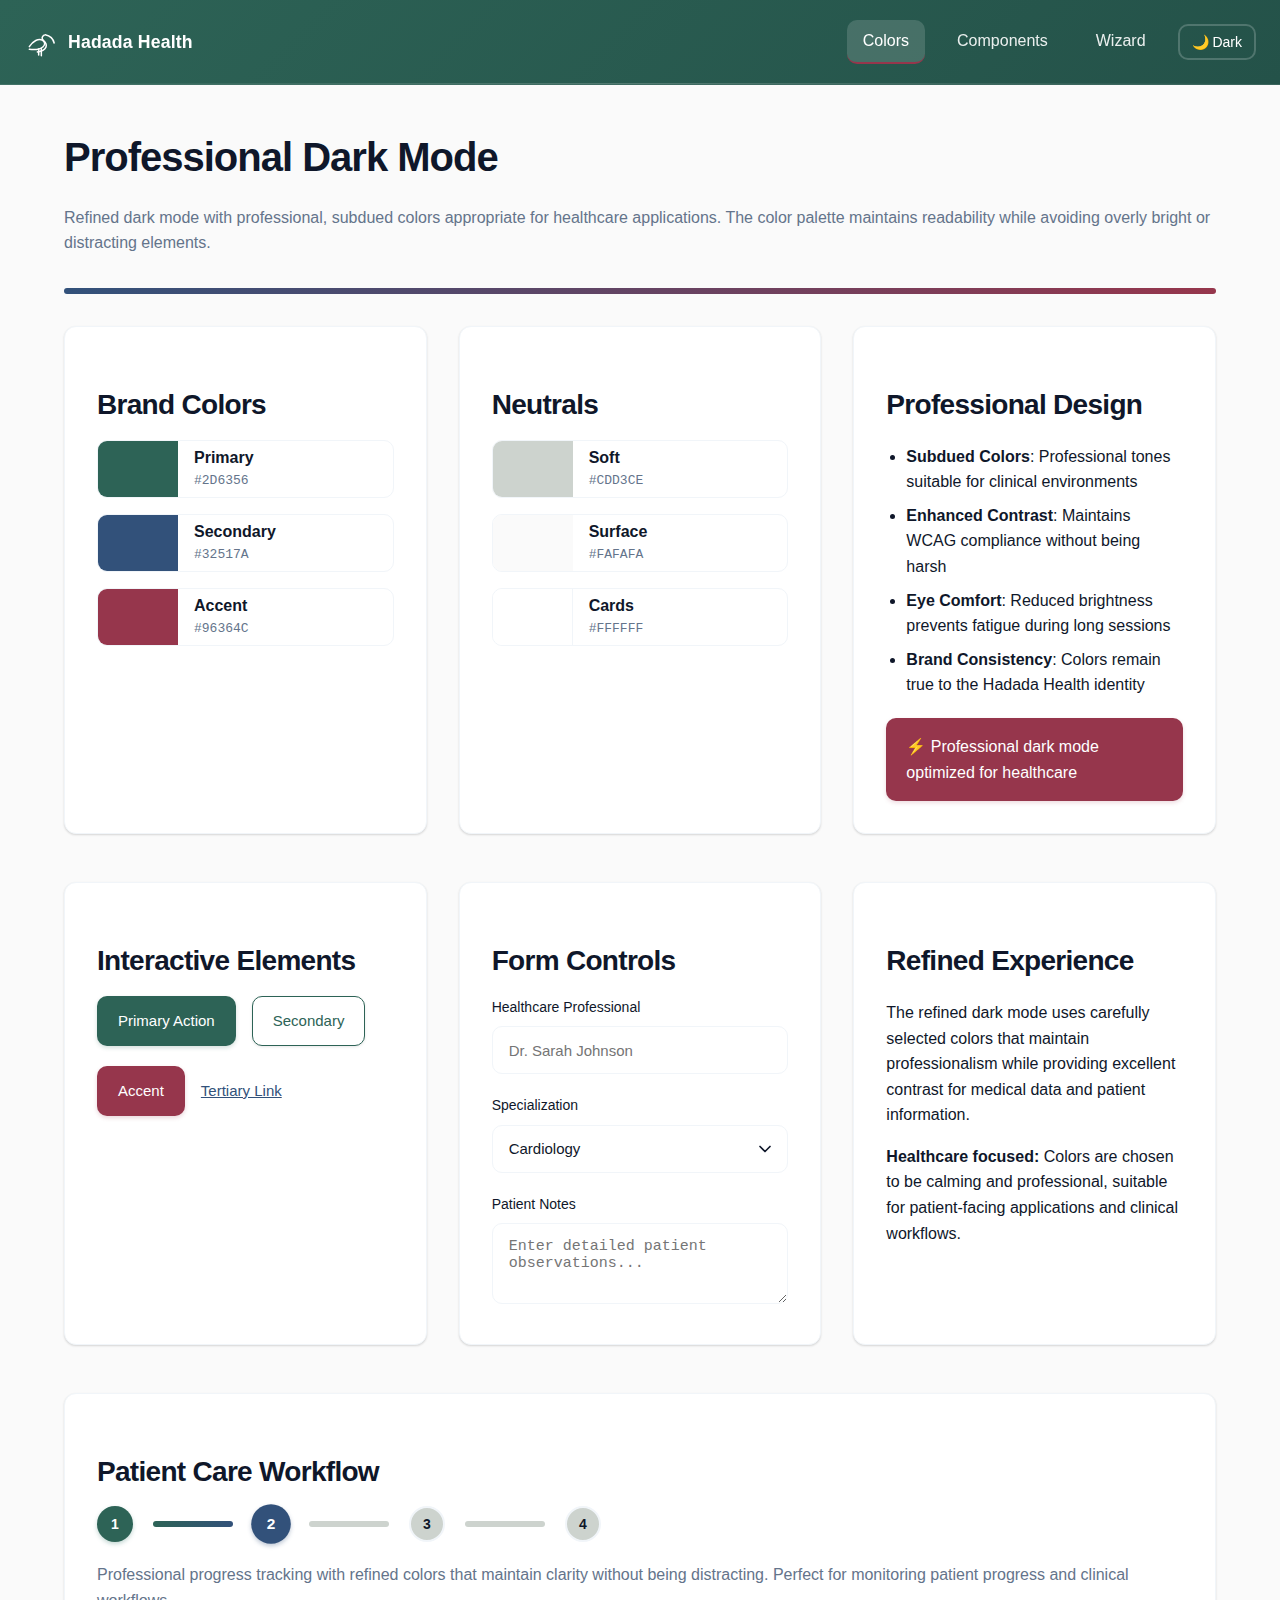
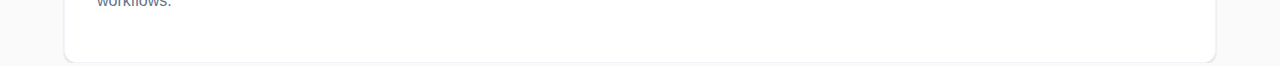
<file: Branding/Dark.html>
<!doctype html>
<html lang="en">
<head>
<meta charset="utf-8">
<meta name="viewport" content="width=device-width, initial-scale=1">
<title>HadadaHealth UI Style Demo — Refined Dark Mode</title>
<style>
  /* =============================
     Brand Tokens (CSS Variables)
     Light and Dark Mode Support - Refined
     ============================= */
  :root{
    /* Brand - Same across themes */
    --color-primary:#2D6356;
    --color-secondary:#32517A;
    --color-accent:#96364C;

    /* Light mode colors */
    --color-soft-light:#CDD3CE;
    --color-surface-light:#FAFAFA;
    --color-white-light:#FFFFFF;
    --color-black-light:#0F172A;
    --color-text-light:#0F172A;
    --color-muted-light:#64748B;
    --color-border-light:#F1F5F9;

    /* Dark mode colors - Much more subdued and professional */
    --color-primary-dark:#3B7F71;       /* Slightly brighter version of original green */
    --color-secondary-dark:#1E3A8A;     /* Much darker blue, almost navy */
    --color-accent-dark:#A8556B;        /* Muted version of the maroon */
    --color-soft-dark:#374151;          /* Dark grey */
    --color-surface-dark:#0F1419;       /* Very dark background */
    --color-white-dark:#1F2937;         /* Dark card background */
    --color-black-dark:#F3F4F6;         /* Light text on dark */
    --color-text-dark:#F3F4F6;          /* Light text */
    --color-muted-dark:#9CA3AF;         /* Muted text for dark */
    --color-border-dark:#374151;        /* Dark borders */

    /* Default to light mode */
    --color-soft:var(--color-soft-light);
    --color-surface:var(--color-surface-light);
    --color-white:var(--color-white-light);
    --color-black:var(--color-black-light);
    --color-text:var(--color-text-light);
    --color-muted:var(--color-muted-light);
    --color-border:var(--color-border-light);

    /* Status colors - More professional for dark mode */
    --color-success:#059669;
    --color-info:#0EA5E9;
    --color-warning:#F59E0B;
    --color-error:#DC3545;

    /* Dark mode status colors - Subdued */
    --color-success-dark:#059669;
    --color-info-dark:#0369A1;
    --color-warning-dark:#D97706;
    --color-error-dark:#DC2626;

    /* Radii & shadows */
    --radius-sm:6px;
    --radius-md:10px;
    --radius-lg:12px;
    --shadow-card:0 1px 3px rgba(0,0,0,.05), 0 1px 2px rgba(0,0,0,.1);
    --shadow-card-hover:0 4px 6px rgba(0,0,0,.07), 0 2px 4px rgba(0,0,0,.06);
    --shadow-modal:0 20px 25px rgba(0,0,0,.1), 0 10px 10px rgba(0,0,0,.04);

    /* Dark mode shadows */
    --shadow-card-dark:0 1px 3px rgba(0,0,0,.4), 0 1px 2px rgba(0,0,0,.3);
    --shadow-card-hover-dark:0 4px 6px rgba(0,0,0,.5), 0 2px 4px rgba(0,0,0,.4);
    --shadow-modal-dark:0 20px 25px rgba(0,0,0,.6), 0 10px 10px rgba(0,0,0,.4);

    /* Focus - More subdued */
    --focus-outline:2px solid var(--color-primary);
    --focus-ring:0 0 0 3px rgba(59,127,113,.2);
    --focus-offset:2px;

    /* Typography */
    --font-ui: -apple-system, BlinkMacSystemFont, "Segoe UI", Roboto, Oxygen, Ubuntu, Cantarell, "Helvetica Neue", Arial, sans-serif;
    --font-serif: Georgia, "Times New Roman", Times, serif;

    /* Spacing */
    --space-1:4px; --space-2:8px; --space-3:12px; --space-4:16px; 
    --space-5:20px; --space-6:24px; --space-8:32px; --space-10:40px; --space-12:48px;
  }

  /* Dark mode activation */
  [data-theme="dark"] {
    --color-primary:var(--color-primary-dark);
    --color-secondary:var(--color-secondary-dark);
    --color-accent:var(--color-accent-dark);
    --color-soft:var(--color-soft-dark);
    --color-surface:var(--color-surface-dark);
    --color-white:var(--color-white-dark);
    --color-black:var(--color-black-dark);
    --color-text:var(--color-text-dark);
    --color-muted:var(--color-muted-dark);
    --color-border:var(--color-border-dark);
    --color-success:var(--color-success-dark);
    --color-info:var(--color-info-dark);
    --color-warning:var(--color-warning-dark);
    --color-error:var(--color-error-dark);
    --shadow-card:var(--shadow-card-dark);
    --shadow-card-hover:var(--shadow-card-hover-dark);
    --shadow-modal:var(--shadow-modal-dark);
    --focus-ring:0 0 0 3px rgba(59,127,113,.3);
  }

  /* Auto dark mode based on system preference */
  @media (prefers-color-scheme: dark) {
    :root {
      --color-primary:var(--color-primary-dark);
      --color-secondary:var(--color-secondary-dark);
      --color-accent:var(--color-accent-dark);
      --color-soft:var(--color-soft-dark);
      --color-surface:var(--color-surface-dark);
      --color-white:var(--color-white-dark);
      --color-black:var(--color-black-dark);
      --color-text:var(--color-text-dark);
      --color-muted:var(--color-muted-dark);
      --color-border:var(--color-border-dark);
      --color-success:var(--color-success-dark);
      --color-info:var(--color-info-dark);
      --color-warning:var(--color-warning-dark);
      --color-error:var(--color-error-dark);
      --shadow-card:var(--shadow-card-dark);
      --shadow-card-hover:var(--shadow-card-hover-dark);
      --shadow-modal:var(--shadow-modal-dark);
      --focus-ring:0 0 0 3px rgba(59,127,113,.3);
    }
  }

  *{box-sizing:border-box}
  html,body{height:100%}
  body{
    margin:0;
    background:var(--color-surface);
    color:var(--color-text);
    font-family:var(--font-ui);
    font-size:16px;
    line-height:1.6;
    transition: background-color 0.3s ease, color 0.3s ease;
  }
  :focus-visible{ 
    outline:var(--focus-outline); 
    outline-offset:var(--focus-offset); 
    border-radius:var(--radius-md);
  }

  /* Typography */
  h1 { 
    font-size: 2.5rem; 
    font-weight: 600; 
    letter-spacing: -0.025em;
    margin: var(--space-8) 0 var(--space-4);
  }
  h2 { 
    font-size: 1.75rem; 
    font-weight: 600; 
    letter-spacing: -0.025em;
    margin: var(--space-6) 0 var(--space-3);
  }
  h3 { 
    font-size: 1.25rem; 
    font-weight: 500; 
    letter-spacing: -0.025em;
    margin: var(--space-5) 0 var(--space-3);
  }

  /* Dark mode toggle */
  .theme-toggle {
    background: transparent;
    border: 2px solid rgba(255,255,255,.2);
    color: var(--color-white);
    border-radius: var(--radius-md);
    padding: 8px 12px;
    cursor: pointer;
    transition: all 0.2s ease;
    font-size: 14px;
    font-weight: 500;
  }
  .theme-toggle:hover {
    background: rgba(255,255,255,.1);
    border-color: rgba(255,255,255,.3);
  }

  /* Navigation - More subtle dark mode */
  .nav{
    background: linear-gradient(135deg, var(--color-primary), #245249);
    backdrop-filter: blur(10px);
    color:#FFFFFF;
    padding:var(--space-5) var(--space-6);
    display:flex; 
    align-items:center; 
    gap:var(--space-4);
    border-bottom: 1px solid rgba(255,255,255,.1);
    position: relative;
  }
  .nav::after {
    content: '';
    position: absolute;
    bottom: 0;
    left: 0;
    right: 0;
    height: 1px;
    background: linear-gradient(90deg, transparent, rgba(255,255,255,.2), transparent);
  }
  .nav .brand{
    display:flex; 
    align-items:center; 
    gap:var(--space-3); 
    font-weight:700; 
    font-size: 1.1rem;
    letter-spacing:.2px;
  }
  .nav .brand svg{width:32px;height:32px}
  .nav a{
    color:#FFFFFF; 
    text-decoration:none; 
    opacity:.9; 
    padding: 8px 16px;
    border-radius: var(--radius-md);
    border-bottom:2px solid transparent;
    transition: all 0.2s ease;
    font-weight: 500;
  }
  .nav a.active{
    border-color:var(--color-accent);
    background: rgba(255,255,255,.15);
    opacity: 1;
  }
  .nav a:hover{
    opacity:1;
    background: rgba(255,255,255,.1);
    transform: translateY(-1px);
  }

  .container{
    max-width:1200px; 
    margin:var(--space-10) auto; 
    padding:0 var(--space-6);
  }

  .grid{display:grid; gap:var(--space-8)}
  .grid.cols-2{grid-template-columns:repeat(2,1fr)}
  .grid.cols-3{grid-template-columns:repeat(3,1fr)}
  @media (max-width:900px){ .grid.cols-3{grid-template-columns:repeat(2,1fr)} }
  @media (max-width:640px){ .grid.cols-2, .grid.cols-3{grid-template-columns:1fr} }

  /* Cards */
  .card{
    background:var(--color-white);
    border:1px solid var(--color-border);
    border-radius:var(--radius-lg);
    box-shadow:var(--shadow-card);
    padding:var(--space-8);
    transition: all 0.3s ease;
  }
  .card:hover {
    box-shadow: var(--shadow-card-hover);
    transform: translateY(-2px);
  }

  /* Buttons */
  .btn{
    appearance:none; 
    border-radius:var(--radius-md); 
    font:inherit; 
    font-weight: 500;
    font-size: 15px;
    cursor:pointer; 
    padding: 12px 20px; 
    border:1px solid transparent; 
    transition: all .2s ease;
    display: inline-flex;
    align-items: center;
    gap: var(--space-2);
  }
  .btn:hover{
    transform: translateY(-1px);
    filter: brightness(1.1);
  }
  .btn:active{
    transform: translateY(0);
  }
  .btn:disabled{opacity:.6; cursor:not-allowed; transform: none}

  .btn-primary{
    background:var(--color-primary); 
    color:#FFFFFF;
    box-shadow: 0 2px 4px rgba(45,99,86,.2);
  }
  .btn-primary:hover{
    box-shadow: 0 4px 8px rgba(45,99,86,.3);
  }
  .btn-secondary{
    background:var(--color-white); 
    color:var(--color-primary); 
    border-color:var(--color-primary);
    box-shadow: 0 1px 3px rgba(0,0,0,.1);
  }
  .btn-secondary:hover{
    background: var(--color-surface);
    box-shadow: 0 2px 4px rgba(0,0,0,.15);
  }
  .btn-tertiary{
    background:transparent; 
    color:var(--color-secondary); 
    border:none; 
    padding: 8px 0; 
    text-decoration:underline; 
    border-radius:0;
    font-weight: 500;
  }
  .btn-accent{
    background:var(--color-accent); 
    color:#FFFFFF;
    box-shadow: 0 2px 4px rgba(150,54,76,.2);
  }
  .btn-accent:hover{
    box-shadow: 0 4px 8px rgba(150,54,76,.3);
  }
  .btn-danger{
    background:var(--color-error); 
    color:#FFFFFF;
    box-shadow: 0 2px 4px rgba(220,52,69,.2);
  }

  /* Inputs */
  .label{
    display:block; 
    font-size:14px; 
    font-weight: 500;
    color:var(--color-text); 
    margin-bottom:8px;
  }
  .input, 
  .select,
  .textarea {
    width: 100%;
    min-height: 48px;
    padding: 14px 16px;
    border: 1.5px solid var(--color-border);
    border-radius: var(--radius-md);
    background: var(--color-white);
    color: var(--color-text);
    font-size: 15px;
    appearance: none;
    -webkit-appearance: none;
    -moz-appearance: none;
    transition: all 0.2s ease;
  }
  .select {
    padding-right: 44px;
    background-image: url("data:image/svg+xml;utf8,<svg xmlns='http://www.w3.org/2000/svg' width='20' height='20' viewBox='0 0 24 24' fill='none' stroke='%23F3F4F6' stroke-width='2' stroke-linecap='round' stroke-linejoin='round'><polyline points='6 9 12 15 18 9'/></svg>");
    background-repeat: no-repeat;
    background-position: right 12px center;
    background-size: 20px 20px;
  }
  
  /* Light mode select arrow */
  @media (prefers-color-scheme: light) {
    .select {
      background-image: url("data:image/svg+xml;utf8,<svg xmlns='http://www.w3.org/2000/svg' width='20' height='20' viewBox='0 0 24 24' fill='none' stroke='%230F172A' stroke-width='2' stroke-linecap='round' stroke-linejoin='round'><polyline points='6 9 12 15 18 9'/></svg>");
    }
  }
  
  .textarea {
    resize: vertical;
    min-height: 80px;
  }
  .input:hover, .select:hover, .textarea:hover { 
    border-color: var(--color-soft); 
  }
  .input:focus, .select:focus, .textarea:focus {
    outline: none;
    border-color: var(--color-primary);
    box-shadow: var(--focus-ring);
  }
  .input:disabled, .select:disabled, .textarea:disabled { 
    opacity: .6; 
    cursor: not-allowed; 
  }

  /* Swatches */
  .swatch{
    border-radius:var(--radius-md); 
    border:1px solid var(--color-border); 
    overflow:hidden; 
    display:flex; 
    align-items:center;
    transition: all 0.2s ease;
  }
  .swatch:hover {
    transform: translateY(-1px);
    box-shadow: var(--shadow-card);
  }
  .swatch .chip{width:80px; height:56px; flex:0 0 auto}
  .swatch .meta{padding:0 16px}
  .mono{
    font-family:ui-monospace,SFMono-Regular,Menlo,Monaco,Consolas,"Liberation Mono","Courier New",monospace; 
    font-size:13px;
    color: var(--color-muted);
  }
  .muted{color:var(--color-muted)}

  /* Gradient dividers */
  .divider{
    height:6px; 
    background:linear-gradient(90deg, var(--color-secondary), var(--color-accent)); 
    border-radius:999px;
    margin: var(--space-8) 0;
  }

  /* Wizard */
  .stepper{display:flex; align-items:center; gap:20px}
  .dot{
    width:36px; 
    height:36px; 
    border-radius:999px; 
    display:grid; 
    place-items:center; 
    color:#fff; 
    font-weight:700;
    font-size: 14px;
    transition: all 0.2s ease;
  }
  .dot.completed{
    background:var(--color-primary);
    box-shadow: 0 2px 4px rgba(59,127,113,.3);
  }
  .dot.active{
    background:var(--color-secondary);
    box-shadow: 0 2px 4px rgba(50,81,122,.3);
    transform: scale(1.1);
  }
  .dot.upcoming{
    background:var(--color-soft); 
    color:var(--color-text);
    border: 2px solid var(--color-border);
  }
  .bar{
    height:6px; 
    width:80px; 
    background:var(--color-soft); 
    border-radius:3px;
    transition: all 0.3s ease;
  }
  .bar.filled{
    background:linear-gradient(90deg, var(--color-primary), var(--color-secondary));
  }

  /* Banner */
  .banner{
    background:var(--color-accent); 
    color:#FFFFFF; 
    padding: 16px 20px; 
    border-radius:var(--radius-md);
    box-shadow: 0 2px 4px rgba(168,85,107,.2);
    font-weight: 500;
  }

  /* Modal */
  .overlay{
    position:fixed; 
    inset:0; 
    background:rgba(0,0,0,.7); 
    backdrop-filter: blur(8px);
    display:none; 
    align-items:center; 
    justify-content:center; 
    padding:var(--space-6);
  }
  .overlay.open{display:flex}
  .modal{
    background:var(--color-white); 
    border:1px solid var(--color-border); 
    border-radius:var(--radius-lg); 
    box-shadow:var(--shadow-modal); 
    width:min(640px, 100%); 
    padding:var(--space-8);
    transform: scale(0.95);
    transition: transform 0.2s ease;
  }
  .overlay.open .modal{
    transform: scale(1);
  }

  /* Enhanced list styling */
  ul {
    padding-left: var(--space-5);
  }
  li {
    margin-bottom: var(--space-2);
    line-height: 1.6;
  }
  li strong {
    color: var(--color-text);
  }
</style>
</head>
<body>
  <nav class="nav">
    <div class="brand">
      <!-- Inline bird icon (monoline) -->
      <svg viewBox="0 0 96 96" fill="none" aria-hidden="true">
        <path d="M63.5 26c6.8 1.5 23.4 7.4 27 25" stroke="#fff" stroke-width="4.5" stroke-linecap="round" stroke-linejoin="round"/>
        <circle cx="60" cy="27.5" r="2" fill="#fff"/>
        <path d="M60 28c-6 2.5-8 10-2 15 16 14 10 31-18 35" stroke="#fff" stroke-width="4.5" stroke-linecap="round" stroke-linejoin="round"/>
        <path d="M16 62c10-16 28-27 40-19 15 10 2 32-40 27" stroke="#fff" stroke-width="4.5" stroke-linecap="round" stroke-linejoin="round"/>
        <path d="M44 69v18M52 67v22" stroke="#fff" stroke-width="4.5" stroke-linecap="round" stroke-linejoin="round"/>
      </svg>
      <span>Hadada Health</span>
    </div>
    <div style="margin-left:auto; display:flex; gap:16px; align-items: center;">
      <a class="active" href="#colors">Colors</a>
      <a href="#components">Components</a>
      <a href="#wizard">Wizard</a>
      <button class="theme-toggle" id="themeToggle">🌙 Dark</button>
    </div>
  </nav>

  <main class="container">
    <h1>Professional Dark Mode</h1>
    <p class="muted">Refined dark mode with professional, subdued colors appropriate for healthcare applications. The color palette maintains readability while avoiding overly bright or distracting elements.</p>
    <div class="divider" aria-hidden="true"></div>

    <section id="colors" class="grid cols-3">
      <div class="card">
        <h2>Brand Colors</h2>
        <div class="swatch">
          <div class="chip" style="background:var(--color-primary)"></div>
          <div class="meta">
            <strong>Primary</strong>
            <div class="mono" id="primary-hex">#3B7F71</div>
          </div>
        </div>
        <div class="swatch" style="margin-top:16px">
          <div class="chip" style="background:var(--color-secondary)"></div>
          <div class="meta">
            <strong>Secondary</strong>
            <div class="mono" id="secondary-hex">#1E3A8A</div>
          </div>
        </div>
        <div class="swatch" style="margin-top:16px">
          <div class="chip" style="background:var(--color-accent)"></div>
          <div class="meta">
            <strong>Accent</strong>
            <div class="mono" id="accent-hex">#A8556B</div>
          </div>
        </div>
      </div>
      <div class="card">
        <h2>Neutrals</h2>
        <div class="swatch">
          <div class="chip" style="background:var(--color-soft)"></div>
          <div class="meta">
            <strong>Soft</strong>
            <div class="mono" id="soft-hex">#374151</div>
          </div>
        </div>
        <div class="swatch" style="margin-top:16px">
          <div class="chip" style="background:var(--color-surface)"></div>
          <div class="meta">
            <strong>Surface</strong>
            <div class="mono" id="surface-hex">#0F1419</div>
          </div>
        </div>
        <div class="swatch" style="margin-top:16px">
          <div class="chip" style="background:var(--color-white); border-right:1px solid var(--color-border)"></div>
          <div class="meta">
            <strong>Cards</strong>
            <div class="mono" id="white-hex">#1F2937</div>
          </div>
        </div>
      </div>
      <div class="card">
        <h2>Professional Design</h2>
        <ul>
          <li><strong>Subdued Colors</strong>: Professional tones suitable for clinical environments</li>
          <li><strong>Enhanced Contrast</strong>: Maintains WCAG compliance without being harsh</li>
          <li><strong>Eye Comfort</strong>: Reduced brightness prevents fatigue during long sessions</li>
          <li><strong>Brand Consistency</strong>: Colors remain true to the Hadada Health identity</li>
        </ul>
        <div class="banner" style="margin-top:20px">
          ⚡ Professional dark mode optimized for healthcare
        </div>
      </div>
    </section>

    <section id="components" class="grid cols-3" style="margin-top:48px">
      <div class="card">
        <h2>Interactive Elements</h2>
        <div style="display:flex; gap:16px; flex-wrap:wrap; margin-bottom: 20px;">
          <button class="btn btn-primary">Primary Action</button>
          <button class="btn btn-secondary">Secondary</button>
        </div>
        <div style="display:flex; gap:16px; flex-wrap:wrap;">
          <button class="btn btn-accent">Accent</button>
          <button class="btn btn-tertiary">Tertiary Link</button>
        </div>
      </div>
      <div class="card">
        <h2>Form Controls</h2>
        <label class="label" for="name">Healthcare Professional</label>
        <input class="input" id="name" placeholder="Dr. Sarah Johnson">
        
        <div style="height:20px"></div>
        
        <label class="label" for="discipline">Specialization</label>
        <select class="select" id="discipline">
          <option>Cardiology</option>
          <option>Neurology</option>
          <option>Orthopedics</option>
          <option>Pediatrics</option>
          <option>Emergency Medicine</option>
        </select>
        
        <div style="height:20px"></div>
        
        <label class="label" for="notes">Patient Notes</label>
        <textarea class="textarea" id="notes" rows="3" placeholder="Enter detailed patient observations..."></textarea>
      </div>
      <div class="card">
        <h2>Refined Experience</h2>
        <p>The refined dark mode uses carefully selected colors that maintain professionalism while providing excellent contrast for medical data and patient information.</p>
        <p><strong>Healthcare focused:</strong> Colors are chosen to be calming and professional, suitable for patient-facing applications and clinical workflows.</p>
      </div>
    </section>

    <section id="wizard" class="card" style="margin-top:48px">
      <h2>Patient Care Workflow</h2>
      <div class="stepper">
        <div class="dot completed">1</div>
        <div class="bar filled"></div>
        <div class="dot active">2</div>
        <div class="bar"></div>
        <div class="dot upcoming">3</div>
        <div class="bar"></div>
        <div class="dot upcoming">4</div>
      </div>
      <p class="muted" style="margin-top:20px;">
        Professional progress tracking with refined colors that maintain clarity without being distracting. Perfect for monitoring patient progress and clinical workflows.
      </p>
    </section>
  </main>

  <!-- Enhanced Modal -->
  <div class="overlay" id="overlay">
    <div class="modal">
      <h3>Refined Dark Mode</h3>
      <p>This professional dark mode maintains excellent readability while using subdued colors appropriate for healthcare environments. The design prioritizes user comfort during extended use.</p>
      <div style="display:flex; gap:16px; justify-content:flex-end; margin-top:24px">
        <button class="btn btn-secondary" id="closeModalBtn">Cancel</button>
        <button class="btn btn-primary">Save Settings</button>
      </div>
    </div>
  </div>

<script>
  // Enhanced theme toggle with persistence
  const themeToggle = document.getElementById('themeToggle');
  const body = document.body;
  const overlay = document.getElementById('overlay');
  const closeBtn = document.getElementById('closeModalBtn');
  
  // Updated color hex values for both themes
  const colorValues = {
    light: {
      primary: '#2D6356',
      secondary: '#32517A', 
      accent: '#96364C',
      soft: '#CDD3CE',
      surface: '#FAFAFA',
      white: '#FFFFFF'
    },
    dark: {
      primary: '#3B7F71',
      secondary: '#1E3A8A',
      accent: '#A8556B', 
      soft: '#374151',
      surface: '#0F1419',
      white: '#1F2937'
    }
  };
  
  // Check for saved theme preference or default to system preference
  const savedTheme = localStorage.getItem('theme') || 
    (window.matchMedia('(prefers-color-scheme: dark)').matches ? 'dark' : 'light');
  
  function updateHexValues(theme) {
    const values = colorValues[theme];
    document.getElementById('primary-hex').textContent = values.primary;
    document.getElementById('secondary-hex').textContent = values.secondary;
    document.getElementById('accent-hex').textContent = values.accent;
    document.getElementById('soft-hex').textContent = values.soft;
    document.getElementById('surface-hex').textContent = values.surface;
    document.getElementById('white-hex').textContent = values.white;
  }
  
  function setTheme(theme) {
    if (theme === 'dark') {
      body.setAttribute('data-theme', 'dark');
      themeToggle.innerHTML = '☀️ Light';
    } else {
      body.removeAttribute('data-theme');
      themeToggle.innerHTML = '🌙 Dark';
    }
    updateHexValues(theme);
    localStorage.setItem('theme', theme);
  }
  
  // Initialize theme
  setTheme(savedTheme);
  
  // Theme toggle functionality
  themeToggle.addEventListener('click', () => {
    const currentTheme = body.getAttribute('data-theme');
    const newTheme = currentTheme === 'dark' ? 'light' : 'dark';
    setTheme(newTheme);
  });
  
  // Modal functionality
  window.addEventListener('load', () => {
    setTimeout(() => overlay.classList.add('open'), 1000);
  });
  
  closeBtn?.addEventListener('click', () => overlay.classList.remove('open'));
  overlay?.addEventListener('click', (e) => { 
    if(e.target === overlay) overlay.classList.remove('open') 
  });
  
  // Listen for system theme changes
  window.matchMedia('(prefers-color-scheme: dark)').addEventListener('change', (e) => {
    if (!localStorage.getItem('theme')) {
      setTheme(e.matches ? 'dark' : 'light');
    }
  });
</script>
</body>
</html>
</file>
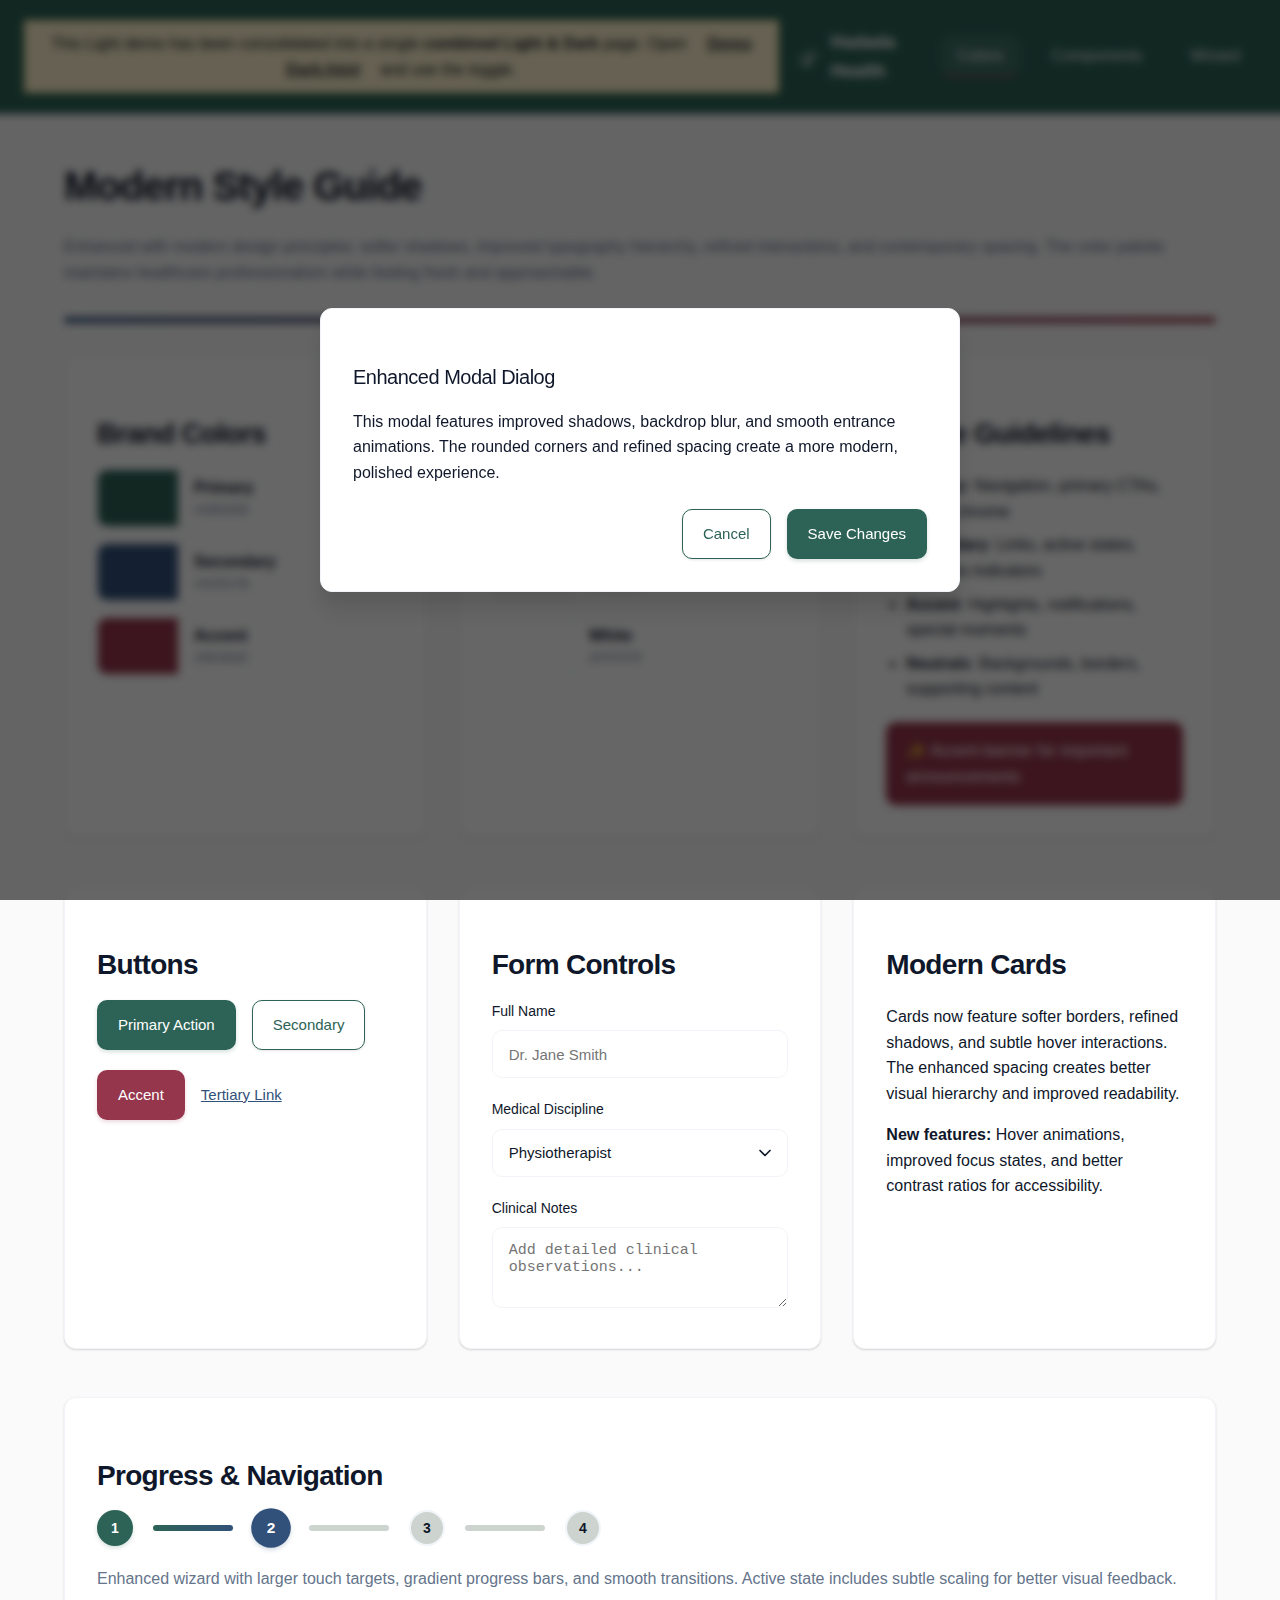
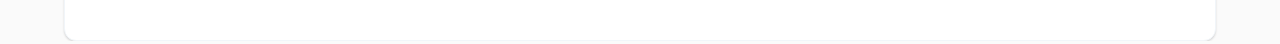
<file: Branding/Demo Light.html>
<!doctype html>
<html lang="en">
<head>
<meta charset="utf-8">
<meta name="viewport" content="width=device-width, initial-scale=1">
<title>HadadaHealth UI Style Demo — Modern Edition</title>
<style>
  /* =============================
     Brand Tokens (CSS Variables)
     Based on original palette with modern refinements
     ============================= */
  :root{
    /* Brand */
    --color-primary:#2D6356;     /* Hadada Green */
    --color-secondary:#32517A;   /* Deep Blue */
    --color-accent:#96364C;      /* Hadada Maroon accent */

    /* Neutrals - Enhanced */
    --color-soft:#CDD3CE;        /* Sage grey */
    --color-surface:#FAFAFA;     /* Slightly warmer off-white */
    --color-white:#FFFFFF;
    --color-black:#0F172A;       /* True black for better contrast */
    --color-text:#0F172A;        /* Updated to use new black */
    --color-muted:#64748B;       /* Slightly refined muted */
    --color-border:#F1F5F9;      /* Much lighter border */

    /* Status */
    --color-success:#059669;
    --color-info:#0EA5E9;
    --color-warning:#F59E0B;
    --color-error:#DC3545;

    /* Radii & shadows - Modern */
    --radius-sm:6px;
    --radius-md:10px;
    --radius-lg:12px;
    --shadow-card:0 1px 3px rgba(0,0,0,.05), 0 1px 2px rgba(0,0,0,.1);
    --shadow-card-hover:0 4px 6px rgba(0,0,0,.07), 0 2px 4px rgba(0,0,0,.06);
    --shadow-modal:0 20px 25px rgba(0,0,0,.1), 0 10px 10px rgba(0,0,0,.04);

    /* Focus - Enhanced */
    --focus-outline:2px solid rgba(45,99,86,.40);
    --focus-ring:0 0 0 3px rgba(45,99,86,.1);
    --focus-offset:2px;

    /* Typography - Improved */
    --font-ui: -apple-system, BlinkMacSystemFont, "Segoe UI", Roboto, Oxygen, Ubuntu, Cantarell, "Helvetica Neue", Arial, sans-serif;
    --font-serif: Georgia, "Times New Roman", Times, serif;

    /* Spacing - 4px grid system */
    --space-1:4px; --space-2:8px; --space-3:12px; --space-4:16px; 
    --space-5:20px; --space-6:24px; --space-8:32px; --space-10:40px; --space-12:48px;
  }

  *{box-sizing:border-box}
  html,body{height:100%}
  body{
    margin:0;
    background:var(--color-surface);
    color:var(--color-text);
    font-family:var(--font-ui);
    font-size:16px;
    line-height:1.6;
  }
  :focus-visible{ 
    outline:var(--focus-outline); 
    outline-offset:var(--focus-offset); 
    border-radius:var(--radius-md);
  }

  /* Typography - Modern hierarchy */
  h1 { 
    font-size: 2.5rem; 
    font-weight: 600; 
    letter-spacing: -0.025em;
    margin: var(--space-8) 0 var(--space-4);
  }
  h2 { 
    font-size: 1.75rem; 
    font-weight: 600; 
    letter-spacing: -0.025em;
    margin: var(--space-6) 0 var(--space-3);
  }
  h3 { 
    font-size: 1.25rem; 
    font-weight: 500; 
    letter-spacing: -0.025em;
    margin: var(--space-5) 0 var(--space-3);
  }

  /* Navigation - Modern glass effect */
  .nav{
    background:var(--color-primary);
    backdrop-filter: blur(10px);
    color:var(--color-white);
    padding:var(--space-5) var(--space-6);
    display:flex; 
    align-items:center; 
    gap:var(--space-4);
    border-bottom: 1px solid rgba(255,255,255,.1);
  }
  .nav .brand{
    display:flex; 
    align-items:center; 
    gap:var(--space-3); 
    font-weight:700; 
    font-size: 1.1rem;
    letter-spacing:.2px;
  }
  .nav .brand svg{width:32px;height:32px}
  .nav a{
    color:var(--color-white); 
    text-decoration:none; 
    opacity:.9; 
    padding: 8px 16px;
    border-radius: var(--radius-md);
    border-bottom:2px solid transparent;
    transition: all 0.2s ease;
    font-weight: 500;
  }
  .nav a.active{
    border-color:var(--color-accent);
    background: rgba(255,255,255,.1);
  }
  .nav a:hover{
    opacity:1;
    background: rgba(255,255,255,.1);
    transform: translateY(-1px);
  }

  .container{
    max-width:1200px; 
    margin:var(--space-10) auto; 
    padding:0 var(--space-6);
  }

  .grid{display:grid; gap:var(--space-8)}
  .grid.cols-2{grid-template-columns:repeat(2,1fr)}
  .grid.cols-3{grid-template-columns:repeat(3,1fr)}
  @media (max-width:900px){ .grid.cols-3{grid-template-columns:repeat(2,1fr)} }
  @media (max-width:640px){ .grid.cols-2, .grid.cols-3{grid-template-columns:1fr} }

  /* Cards - Modern styling */
  .card{
    background:var(--color-white);
    border:1px solid var(--color-border);
    border-radius:var(--radius-lg);
    box-shadow:var(--shadow-card);
    padding:var(--space-8);
    transition: all 0.3s ease;
  }
  .card:hover {
    box-shadow: var(--shadow-card-hover);
    transform: translateY(-2px);
  }

  /* Buttons - Enhanced modern styling */
  .btn{
    appearance:none; 
    border-radius:var(--radius-md); 
    font:inherit; 
    font-weight: 500;
    font-size: 15px;
    cursor:pointer; 
    padding: 12px 20px; 
    border:1px solid transparent; 
    transition: all .2s ease;
    display: inline-flex;
    align-items: center;
    gap: var(--space-2);
  }
  .btn:hover{
    transform: translateY(-1px);
    filter: brightness(0.98);
  }
  .btn:active{
    transform: translateY(0);
  }
  .btn:disabled{opacity:.6; cursor:not-allowed; transform: none}

  .btn-primary{
    background:var(--color-primary); 
    color:var(--color-white);
    box-shadow: 0 2px 4px rgba(45,99,86,.2);
  }
  .btn-primary:hover{
    box-shadow: 0 4px 8px rgba(45,99,86,.25);
  }
  .btn-secondary{
    background:var(--color-white); 
    color:var(--color-primary); 
    border-color:var(--color-primary);
    box-shadow: 0 1px 3px rgba(0,0,0,.1);
  }
  .btn-secondary:hover{
    background: rgba(45,99,86,.05);
    box-shadow: 0 2px 4px rgba(0,0,0,.15);
  }
  .btn-tertiary{
    background:transparent; 
    color:var(--color-secondary); 
    border:none; 
    padding: 8px 0; 
    text-decoration:underline; 
    border-radius:0;
    font-weight: 500;
  }
  .btn-accent{
    background:var(--color-accent); 
    color:var(--color-white);
    box-shadow: 0 2px 4px rgba(150,54,76,.2);
  }
  .btn-accent:hover{
    box-shadow: 0 4px 8px rgba(150,54,76,.25);
  }
  .btn-danger{
    background:var(--color-error); 
    color:var(--color-white);
    box-shadow: 0 2px 4px rgba(220,53,69,.2);
  }

  /* Inputs - Modern styling */
  .label{
    display:block; 
    font-size:14px; 
    font-weight: 500;
    color:var(--color-text); 
    margin-bottom:8px;
  }
  .input, 
  .select,
  .textarea {
    width: 100%;
    min-height: 48px;
    padding: 14px 16px;
    border: 1.5px solid var(--color-border);
    border-radius: var(--radius-md);
    background: var(--color-white);
    color: var(--color-text);
    font-size: 15px;
    appearance: none;
    -webkit-appearance: none;
    -moz-appearance: none;
    transition: all 0.2s ease;
  }
  .select {
    padding-right: 44px;
    background-image: url("data:image/svg+xml;utf8,<svg xmlns='http://www.w3.org/2000/svg' width='20' height='20' viewBox='0 0 24 24' fill='none' stroke='%230F172A' stroke-width='2' stroke-linecap='round' stroke-linejoin='round'><polyline points='6 9 12 15 18 9'/></svg>");
    background-repeat: no-repeat;
    background-position: right 12px center;
    background-size: 20px 20px;
  }
  .textarea {
    resize: vertical;
    min-height: 80px;
  }
  .input:hover, .select:hover, .textarea:hover { 
    border-color: #D1D5DB; 
  }
  .input:focus, .select:focus, .textarea:focus {
    outline: none;
    border-color: var(--color-primary);
    box-shadow: var(--focus-ring);
  }
  .input:disabled, .select:disabled, .textarea:disabled { 
    opacity: .6; 
    cursor: not-allowed; 
  }

  /* Swatches - Enhanced */
  .swatch{
    border-radius:var(--radius-md); 
    border:1px solid var(--color-border); 
    overflow:hidden; 
    display:flex; 
    align-items:center;
    transition: all 0.2s ease;
  }
  .swatch:hover {
    transform: translateY(-1px);
    box-shadow: var(--shadow-card);
  }
  .swatch .chip{width:80px; height:56px; flex:0 0 auto}
  .swatch .meta{padding:0 16px}
  .mono{
    font-family:ui-monospace,SFMono-Regular,Menlo,Monaco,Consolas,"Liberation Mono","Courier New",monospace; 
    font-size:13px;
    color: var(--color-muted);
  }
  .muted{color:var(--color-muted)}

  /* Accent dividers - Enhanced */
  .divider{
    height:6px; 
    background:linear-gradient(90deg, var(--color-secondary), var(--color-accent)); 
    border-radius:999px;
    margin: var(--space-8) 0;
  }

  /* Wizard - Enhanced */
  .stepper{display:flex; align-items:center; gap:20px}
  .dot{
    width:36px; 
    height:36px; 
    border-radius:999px; 
    display:grid; 
    place-items:center; 
    color:#fff; 
    font-weight:700;
    font-size: 14px;
    transition: all 0.2s ease;
  }
  .dot.completed{
    background:var(--color-primary);
    box-shadow: 0 2px 4px rgba(45,99,86,.2);
  }
  .dot.active{
    background:var(--color-secondary);
    box-shadow: 0 2px 4px rgba(50,81,122,.2);
    transform: scale(1.1);
  }
  .dot.upcoming{
    background:var(--color-soft); 
    color:var(--color-text);
    border: 2px solid var(--color-border);
  }
  .bar{
    height:6px; 
    width:80px; 
    background:var(--color-soft); 
    border-radius:3px;
    transition: all 0.3s ease;
  }
  .bar.filled{
    background:linear-gradient(90deg, var(--color-primary), var(--color-secondary));
  }

  /* Banner - Enhanced */
  .banner{
    background:var(--color-accent); 
    color:#fff; 
    padding: 16px 20px; 
    border-radius:var(--radius-md);
    box-shadow: 0 2px 4px rgba(150,54,76,.2);
    font-weight: 500;
  }

  /* Modal - Enhanced */
  .overlay{
    position:fixed; 
    inset:0; 
    background:rgba(0,0,0,.6); 
    backdrop-filter: blur(4px);
    display:none; 
    align-items:center; 
    justify-content:center; 
    padding:var(--space-6);
  }
  .overlay.open{display:flex}
  .modal{
    background:var(--color-white); 
    border:1px solid var(--color-border); 
    border-radius:var(--radius-lg); 
    box-shadow:var(--shadow-modal); 
    width:min(640px, 100%); 
    padding:var(--space-8);
    transform: scale(0.95);
    transition: transform 0.2s ease;
  }
  .overlay.open .modal{
    transform: scale(1);
  }

  /* Enhanced list styling */
  ul {
    padding-left: var(--space-5);
  }
  li {
    margin-bottom: var(--space-2);
    line-height: 1.6;
  }
  li strong {
    color: var(--color-text);
  }
</style>
</head>
<body>
  <nav class="nav">
    <div style="background:#FFF3CD; color:#111827; border:1px solid #FDE68A; padding:10px 14px; margin:0; text-align:center;">
      This Light demo has been consolidated into a single <strong>combined Light & Dark</strong> page.
      Open <a href="Demo%20Dark.html" style="color:#111827; text-decoration:underline; font-weight:600;">Demo Dark.html</a> and use the toggle.
    </div>
    <div class="brand">
      <!-- Inline bird icon (monoline) -->
      <svg viewBox="0 0 96 96" fill="none" aria-hidden="true">
        <path d="M63.5 26c6.8 1.5 23.4 7.4 27 25" stroke="#fff" stroke-width="4.5" stroke-linecap="round" stroke-linejoin="round"/>
        <circle cx="60" cy="27.5" r="2" fill="#fff"/>
        <path d="M60 28c-6 2.5-8 10-2 15 16 14 10 31-18 35" stroke="#fff" stroke-width="4.5" stroke-linecap="round" stroke-linejoin="round"/>
        <path d="M16 62c10-16 28-27 40-19 15 10 2 32-40 27" stroke="#fff" stroke-width="4.5" stroke-linecap="round" stroke-linejoin="round"/>
        <path d="M44 69v18M52 67v22" stroke="#fff" stroke-width="4.5" stroke-linecap="round" stroke-linejoin="round"/>
      </svg>
      <span>Hadada Health</span>
    </div>
    <div style="margin-left:auto; display:flex; gap:16px;">
      <a class="active" href="#colors">Colors</a>
      <a href="#components">Components</a>
      <a href="#wizard">Wizard</a>
    </div>
  </nav>

  <main class="container">
    <h1>Modern Style Guide</h1>
    <p class="muted">Enhanced with modern design principles: softer shadows, improved typography hierarchy, refined interactions, and contemporary spacing. The color palette maintains healthcare professionalism while feeling fresh and approachable.</p>
    <div class="divider" aria-hidden="true"></div>

    <section id="colors" class="grid cols-3">
      <div class="card">
        <h2>Brand Colors</h2>
        <div class="swatch">
          <div class="chip" style="background:var(--color-primary)"></div>
          <div class="meta">
            <strong>Primary</strong>
            <div class="mono">#2D6356</div>
          </div>
        </div>
        <div class="swatch" style="margin-top:16px">
          <div class="chip" style="background:var(--color-secondary)"></div>
          <div class="meta">
            <strong>Secondary</strong>
            <div class="mono">#32517A</div>
          </div>
        </div>
        <div class="swatch" style="margin-top:16px">
          <div class="chip" style="background:var(--color-accent)"></div>
          <div class="meta">
            <strong>Accent</strong>
            <div class="mono">#96364C</div>
          </div>
        </div>
      </div>
      <div class="card">
        <h2>Neutrals</h2>
        <div class="swatch">
          <div class="chip" style="background:var(--color-soft)"></div>
          <div class="meta">
            <strong>Soft</strong>
            <div class="mono">#CDD3CE</div>
          </div>
        </div>
        <div class="swatch" style="margin-top:16px">
          <div class="chip" style="background:var(--color-surface)"></div>
          <div class="meta">
            <strong>Surface</strong>
            <div class="mono">#FAFAFA</div>
          </div>
        </div>
        <div class="swatch" style="margin-top:16px">
          <div class="chip" style="background:#FFFFFF; border-right:1px solid var(--color-border)"></div>
          <div class="meta">
            <strong>White</strong>
            <div class="mono">#FFFFFF</div>
          </div>
        </div>
      </div>
      <div class="card">
        <h2>Usage Guidelines</h2>
        <ul>
          <li><strong>Primary</strong>: Navigation, primary CTAs, key UI chrome</li>
          <li><strong>Secondary</strong>: Links, active states, progress indicators</li>
          <li><strong>Accent</strong>: Highlights, notifications, special moments</li>
          <li><strong>Neutrals</strong>: Backgrounds, borders, supporting content</li>
        </ul>
        <div class="banner" style="margin-top:20px">
          ✨ Accent banner for important announcements
        </div>
      </div>
    </section>

    <section id="components" class="grid cols-3" style="margin-top:48px">
      <div class="card">
        <h2>Buttons</h2>
        <div style="display:flex; gap:16px; flex-wrap:wrap; margin-bottom: 20px;">
          <button class="btn btn-primary">Primary Action</button>
          <button class="btn btn-secondary">Secondary</button>
        </div>
        <div style="display:flex; gap:16px; flex-wrap:wrap;">
          <button class="btn btn-accent">Accent</button>
          <button class="btn btn-tertiary">Tertiary Link</button>
        </div>
      </div>
      <div class="card">
        <h2>Form Controls</h2>
        <label class="label" for="name">Full Name</label>
        <input class="input" id="name" placeholder="Dr. Jane Smith">
        
        <div style="height:20px"></div>
        
        <label class="label" for="discipline">Medical Discipline</label>
        <select class="select" id="discipline">
          <option>Physiotherapist</option>
          <option>Occupational Therapist</option>
          <option>Speech-Language Therapist</option>
          <option>Clinical Psychologist</option>
          <option>General Practitioner</option>
        </select>
        
        <div style="height:20px"></div>
        
        <label class="label" for="notes">Clinical Notes</label>
        <textarea class="textarea" id="notes" rows="3" placeholder="Add detailed clinical observations..."></textarea>
      </div>
      <div class="card">
        <h2>Modern Cards</h2>
        <p>Cards now feature softer borders, refined shadows, and subtle hover interactions. The enhanced spacing creates better visual hierarchy and improved readability.</p>
        <p><strong>New features:</strong> Hover animations, improved focus states, and better contrast ratios for accessibility.</p>
      </div>
    </section>

    <section id="wizard" class="card" style="margin-top:48px">
      <h2>Progress & Navigation</h2>
      <div class="stepper">
        <div class="dot completed">1</div>
        <div class="bar filled"></div>
        <div class="dot active">2</div>
        <div class="bar"></div>
        <div class="dot upcoming">3</div>
        <div class="bar"></div>
        <div class="dot upcoming">4</div>
      </div>
      <p class="muted" style="margin-top:20px;">
        Enhanced wizard with larger touch targets, gradient progress bars, and smooth transitions. 
        Active state includes subtle scaling for better visual feedback.
      </p>
    </section>
  </main>

  <!-- Enhanced Modal -->
  <div class="overlay" id="overlay">
    <div class="modal">
      <h3>Enhanced Modal Dialog</h3>
      <p>This modal features improved shadows, backdrop blur, and smooth entrance animations. The rounded corners and refined spacing create a more modern, polished experience.</p>
      <div style="display:flex; gap:16px; justify-content:flex-end; margin-top:24px">
        <button class="btn btn-secondary" id="closeModalBtn">Cancel</button>
        <button class="btn btn-primary">Save Changes</button>
      </div>
    </div>
  </div>

<script>
  // Enhanced modal with smooth transitions
  const overlay = document.getElementById('overlay');
  const closeBtn = document.getElementById('closeModalBtn');
  
  // Open modal on load to preview
  window.addEventListener('load', () => {
    setTimeout(() => overlay.classList.add('open'), 500);
  });
  
  closeBtn?.addEventListener('click', () => overlay.classList.remove('open'));
  overlay?.addEventListener('click', (e) => { 
    if(e.target === overlay) overlay.classList.remove('open') 
  });
</script>
</body>
</html>
</file>
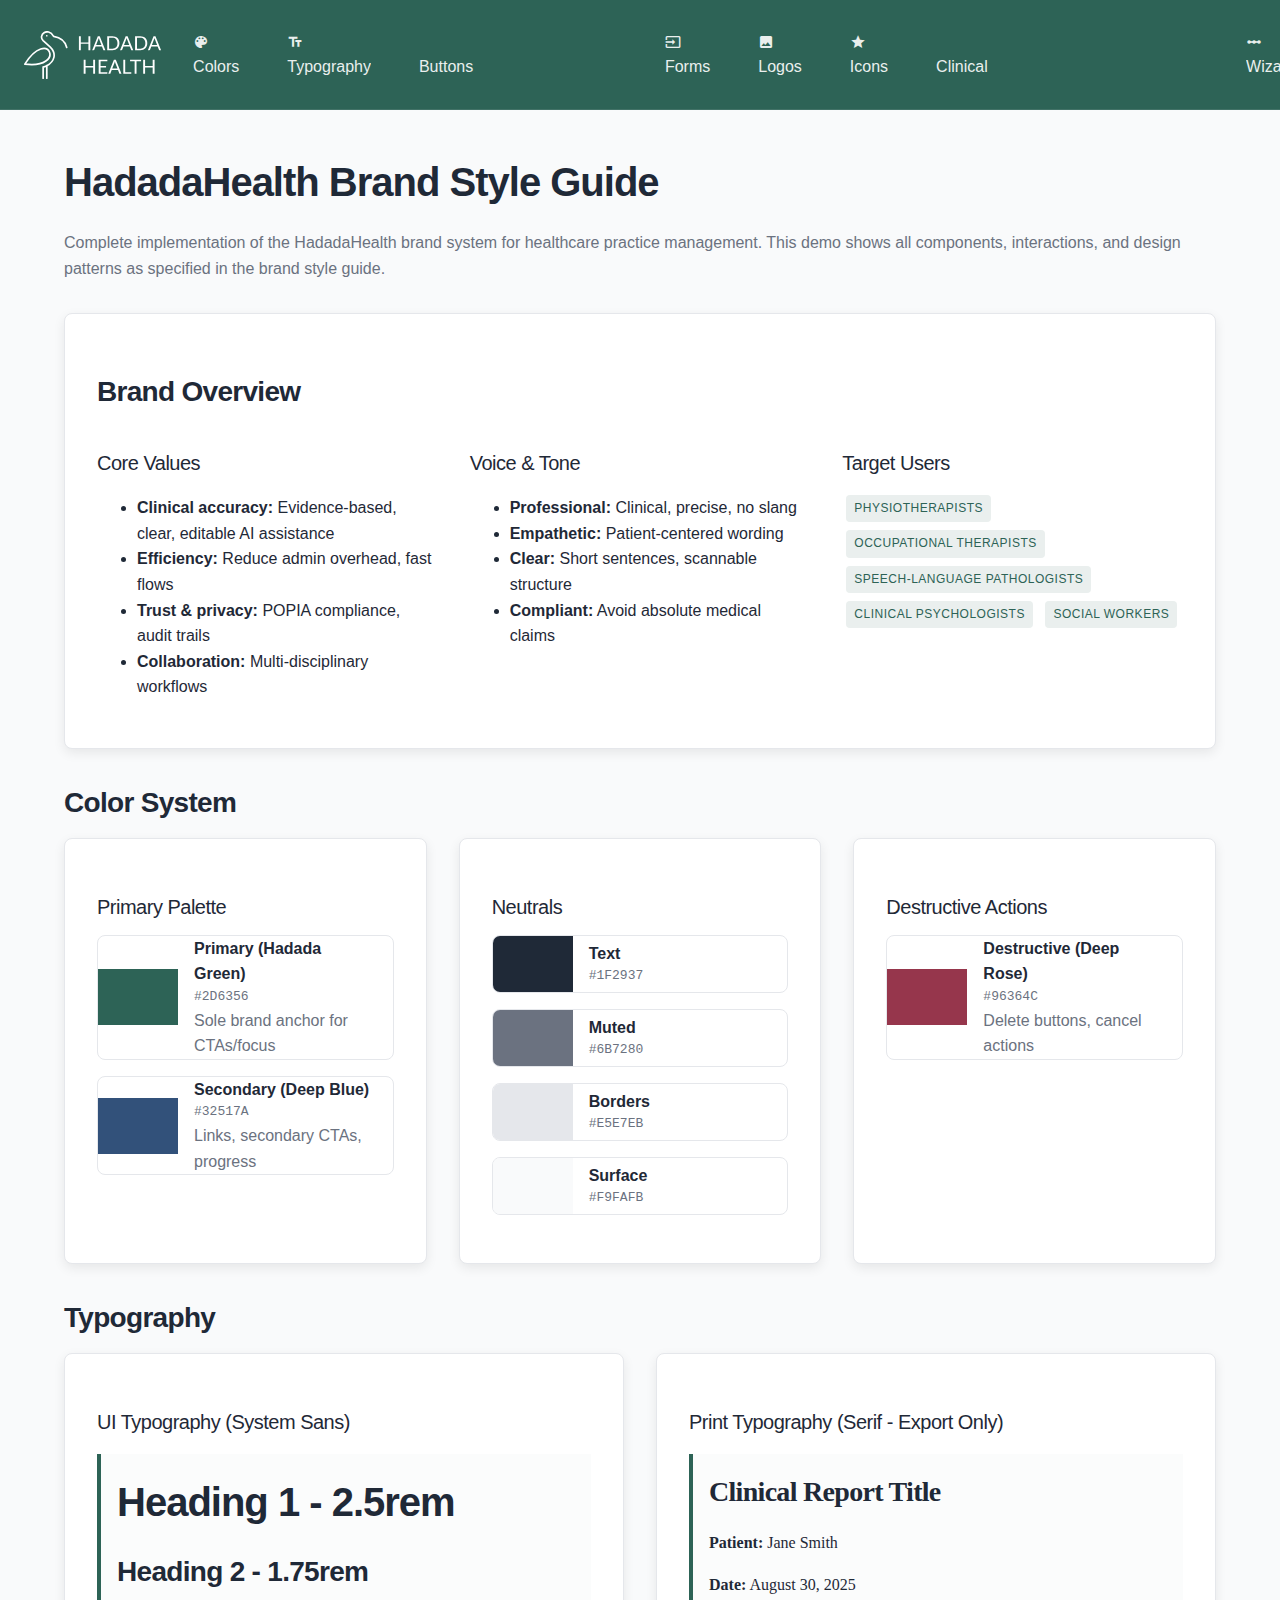
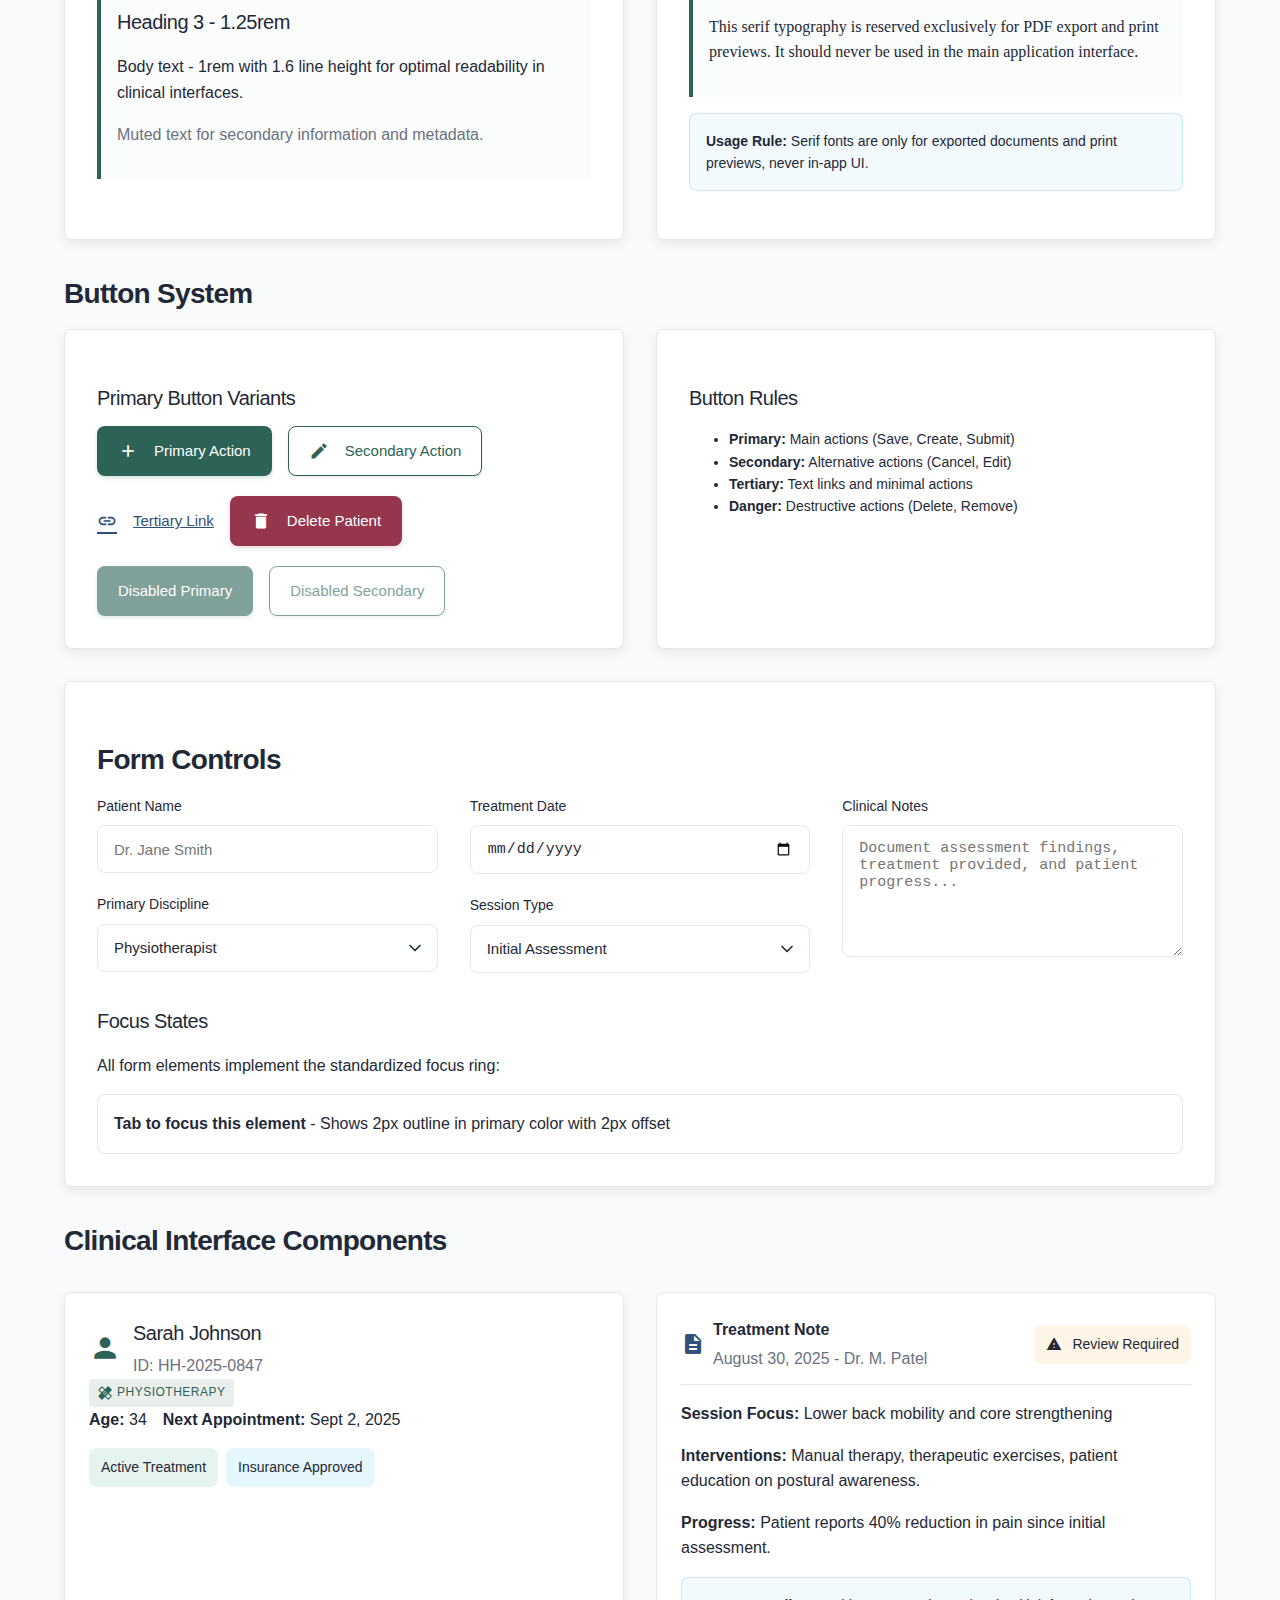
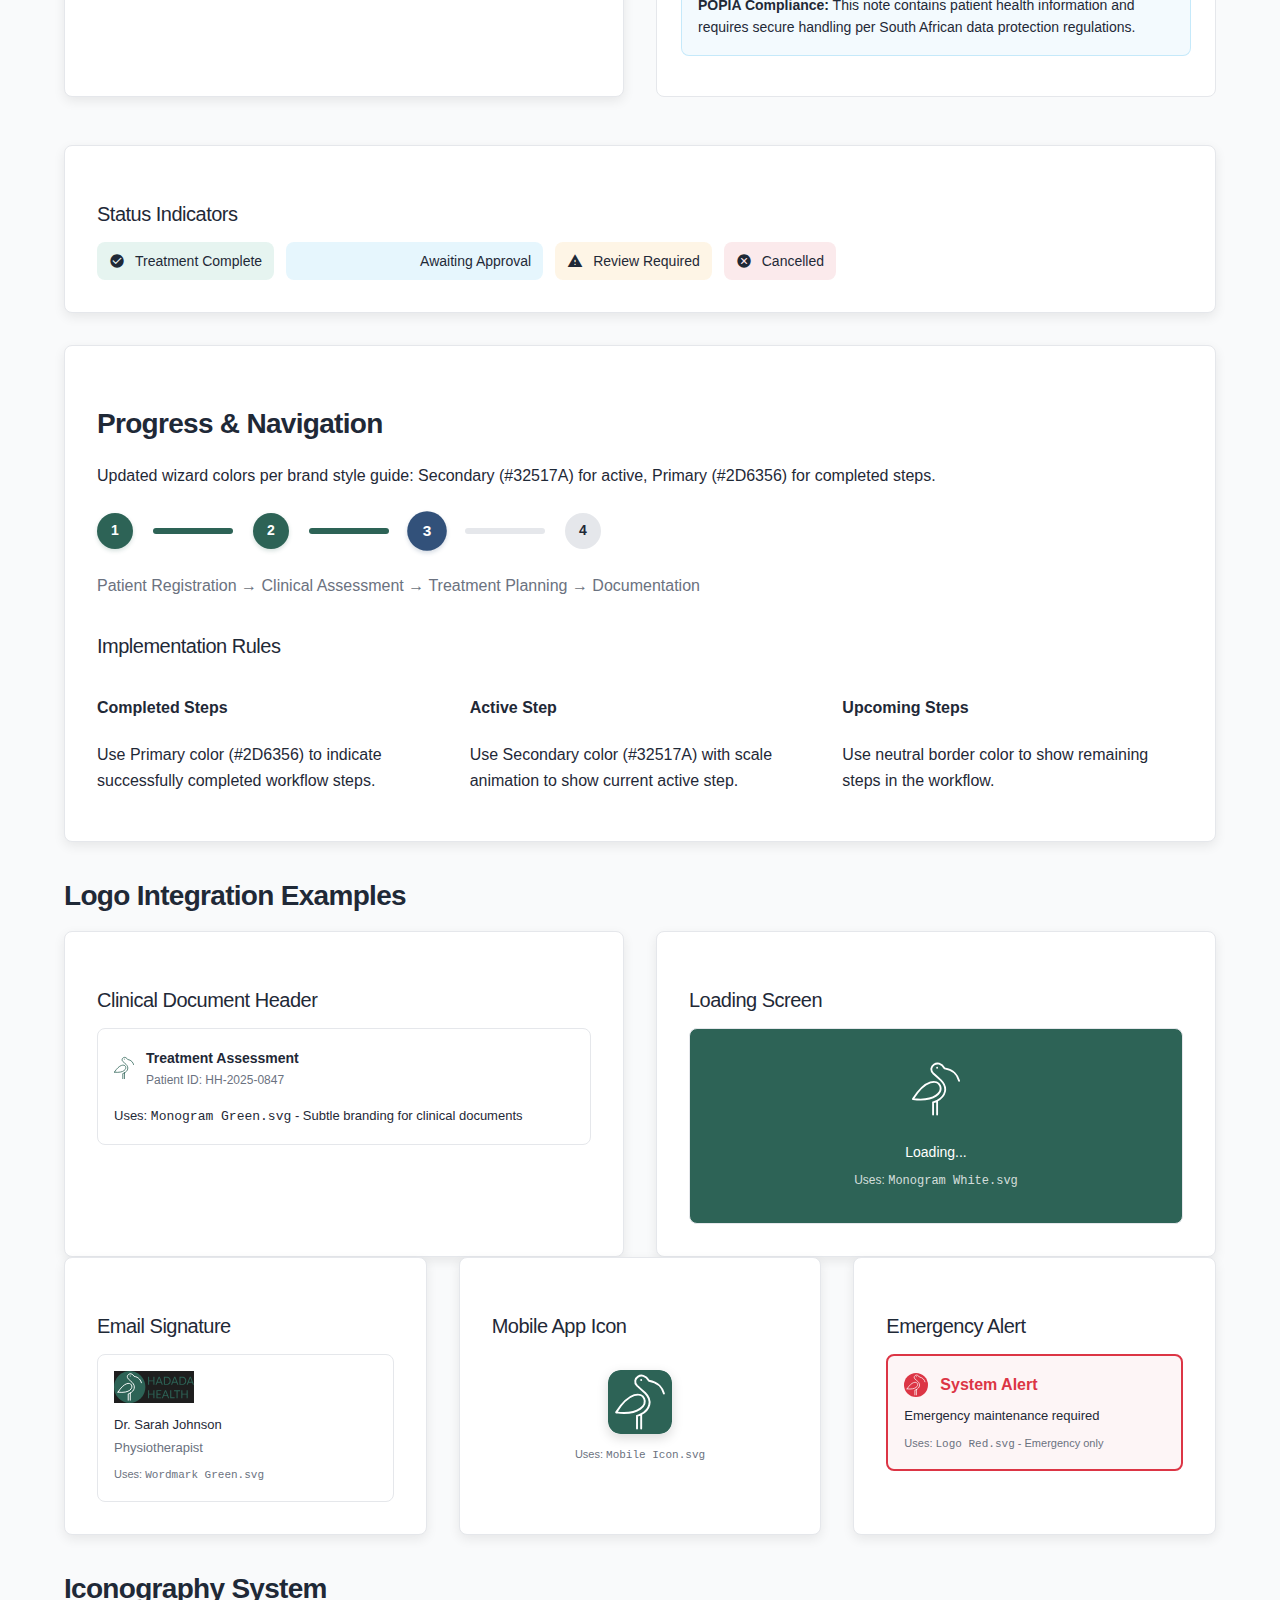
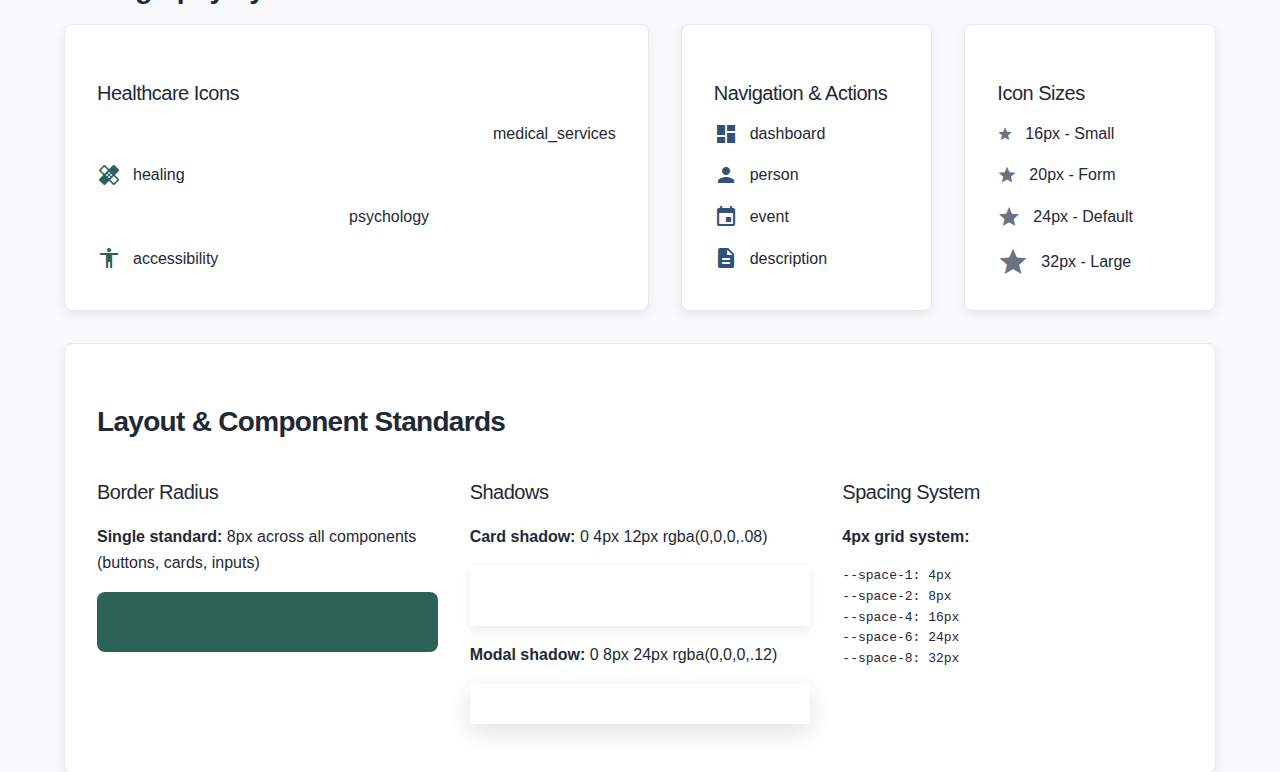
<file: Branding/Look and Feel copy.html>
<!doctype html>
<html lang="en">
<head>
<meta charset="utf-8">
<meta name="viewport" content="width=device-width, initial-scale=1">
<title>HadadaHealth Brand Style Guide Demo — Complete Edition</title>
<link href="https://fonts.googleapis.com/icon?family=Material+Icons" rel="stylesheet">
<style>
  /* =============================
     Brand Tokens (CSS Variables)
     Updated to match brand style guide exactly
     ============================= */
  :root{
    /* Brand - Exact from style guide */
    --color-primary:#2D6356;     /* Hadada Green - sole brand anchor */
    --color-secondary:#32517A;   /* Deep Blue - links, secondary CTAs */

    /* Neutrals - From style guide */
    --color-text:#1F2937;        /* Main text */
    --color-muted:#6B7280;       /* Muted text */
    --color-border:#E5E7EB;      /* Borders */
    --color-surface:#F9FAFB;     /* Background surfaces */
    --color-white:#FFFFFF;       /* Pure white */

    /* Secondary - Destructive */
    --color-destructive:#96364C;   /* Destructive secondary - for delete/cancel actions */

    /* Layout - Standardized from style guide */
    --radius-md:8px;             /* Single radius across all components */
    --shadow-card:0 4px 12px rgba(0,0,0,.08);
    --shadow-modal:0 8px 24px rgba(0,0,0,.12);

    /* Focus - Exact from style guide */
    --focus-outline:2px solid rgba(45,99,86,.4);
    --focus-offset:2px;

    /* Typography - System fonts only */
    --font-ui: -apple-system, BlinkMacSystemFont, "Segoe UI", Roboto, "Helvetica Neue", Arial, sans-serif;
    --font-serif: Georgia, "Times New Roman", Times, serif; /* PDF/print only */

    /* Spacing - 4px grid system */
    --space-1:4px; --space-2:8px; --space-3:12px; --space-4:16px; 
    --space-5:20px; --space-6:24px; --space-8:32px; --space-10:40px; --space-12:48px;
  }

  *{box-sizing:border-box}
  html,body{height:100%}
  body{
    margin:0;
    background:var(--color-surface);
    color:var(--color-text);
    font-family:var(--font-ui);
    font-size:16px;
    line-height:1.6;
  }
  :focus-visible{ 
    outline:var(--focus-outline); 
    outline-offset:var(--focus-offset); 
    border-radius:var(--radius-md);
  }

  /* Typography - Clean hierarchy */
  h1 { 
    font-size: 2.5rem; 
    font-weight: 600; 
    letter-spacing: -0.025em;
    margin: var(--space-8) 0 var(--space-4);
    color: var(--color-text);
  }
  h2 { 
    font-size: 1.75rem; 
    font-weight: 600; 
    letter-spacing: -0.025em;
    margin: var(--space-6) 0 var(--space-3);
    color: var(--color-text);
  }
  h3 { 
    font-size: 1.25rem; 
    font-weight: 500; 
    letter-spacing: -0.025em;
    margin: var(--space-5) 0 var(--space-3);
    color: var(--color-text);
  }

  /* Navigation - Solid primary (no gradients) */
  .nav{
    background:var(--color-primary);
    color:var(--color-white);
    padding:var(--space-5) var(--space-6);
    display:flex; 
    align-items:center; 
    gap:var(--space-4);
    border-bottom: 1px solid rgba(255,255,255,.1);
  }
  .nav .brand{
    display:flex; 
    align-items:center; 
    gap:var(--space-3); 
    font-weight:700; 
    font-size: 1.1rem;
    letter-spacing:.2px;
  }
  .nav .brand svg{width:32px;height:32px}
  .nav a{
    color:var(--color-white); 
    text-decoration:none; 
    opacity:.9; 
    padding: 8px 16px;
    border-radius: var(--radius-md);
    border-bottom:2px solid transparent;
    transition: all 0.2s ease;
    font-weight: 500;
  }
  .nav a.active{
    border-color:var(--color-white);
    background: rgba(255,255,255,.1);
    opacity: 1;
  }
  .nav a:hover{
    opacity:1;
    background: rgba(255,255,255,.1);
  }

  .container{
    max-width:1200px; 
    margin:var(--space-10) auto; 
    padding:0 var(--space-6);
  }

  .grid{display:grid; gap:var(--space-8)}
  .grid.cols-2{grid-template-columns:repeat(2,1fr)}
  .grid.cols-3{grid-template-columns:repeat(3,1fr)}
  .grid.cols-4{grid-template-columns:repeat(4,1fr)}
  @media (max-width:900px){ .grid.cols-3, .grid.cols-4{grid-template-columns:repeat(2,1fr)} }
  @media (max-width:640px){ .grid.cols-2, .grid.cols-3, .grid.cols-4{grid-template-columns:1fr} }

  /* Cards - Exact shadow from style guide */
  .card{
    background:var(--color-white);
    border:1px solid var(--color-border);
    border-radius:var(--radius-md);
    box-shadow:var(--shadow-card);
    padding:var(--space-8);
    transition: all 0.3s ease;
  }
  .card:hover {
    transform: translateY(-2px);
  }

  /* Buttons - 4 variants as specified */
  .btn{
    appearance:none; 
    border-radius:var(--radius-md); 
    font:inherit; 
    font-weight: 500;
    font-size: 15px;
    cursor:pointer; 
    padding: 12px 20px; 
    border:1px solid transparent; 
    transition: all .2s ease;
    display: inline-flex;
    align-items: center;
    gap: var(--space-2);
    text-decoration: none;
  }
  .btn:hover{
    transform: translateY(-1px);
  }
  .btn:active{
    transform: translateY(0);
  }
  .btn:disabled{opacity:.6; cursor:not-allowed; transform: none}

  /* Primary: Solid Primary */
  .btn-primary{
    background:var(--color-primary); 
    color:var(--color-white);
    box-shadow: 0 2px 4px rgba(45,99,86,.2);
  }
  .btn-primary:hover{
    box-shadow: 0 4px 8px rgba(45,99,86,.25);
    background: #256049; /* Slightly darker on hover */
  }

  /* Secondary: Outline Primary */
  .btn-secondary{
    background:var(--color-white); 
    color:var(--color-primary); 
    border-color:var(--color-primary);
    box-shadow: 0 1px 3px rgba(0,0,0,.1);
  }
  .btn-secondary:hover{
    background: rgba(45,99,86,.05);
    box-shadow: 0 2px 4px rgba(0,0,0,.15);
  }

  /* Tertiary: Text-only Secondary color */
  .btn-tertiary{
    background:transparent; 
    color:var(--color-secondary); 
    border:none; 
    padding: 8px 0; 
    text-decoration:underline; 
    border-radius:0;
    font-weight: 500;
  }
  .btn-tertiary:hover{
    color: #2a4766;
    text-decoration: none;
  }

  /* Danger: Destructive Secondary */
  .btn-danger{
    background:var(--color-destructive); 
    color:var(--color-white);
    box-shadow: 0 2px 4px rgba(150,54,76,.2);
  }
  .btn-danger:hover{
    background: #7d2e3f;
    box-shadow: 0 4px 8px rgba(150,54,76,.25);
  }


  /* Inputs - Standardized */
  .label{
    display:block; 
    font-size:14px; 
    font-weight: 500;
    color:var(--color-text); 
    margin-bottom:8px;
  }
  .input, 
  .select,
  .textarea {
    width: 100%;
    min-height: 48px;
    padding: 14px 16px;
    border: 1.5px solid var(--color-border);
    border-radius: var(--radius-md);
    background: var(--color-white);
    color: var(--color-text);
    font-size: 15px;
    appearance: none;
    -webkit-appearance: none;
    -moz-appearance: none;
    transition: all 0.2s ease;
  }
  .select {
    padding-right: 44px;
    background-image: url("data:image/svg+xml;utf8,<svg xmlns='http://www.w3.org/2000/svg' width='20' height='20' viewBox='0 0 24 24' fill='none' stroke='%231F2937' stroke-width='2' stroke-linecap='round' stroke-linejoin='round'><polyline points='6 9 12 15 18 9'/></svg>");
    background-repeat: no-repeat;
    background-position: right 12px center;
    background-size: 20px 20px;
  }
  .textarea {
    resize: vertical;
    min-height: 80px;
  }
  .input:hover, .select:hover, .textarea:hover { 
    border-color: var(--color-muted); 
  }
  .input:focus, .select:focus, .textarea:focus {
    outline: none;
    border-color: var(--color-primary);
    box-shadow: 0 0 0 3px rgba(45,99,86,.1);
  }

  /* Color swatches */
  .swatch{
    border-radius:var(--radius-md); 
    border:1px solid var(--color-border); 
    overflow:hidden; 
    display:flex; 
    align-items:center;
    transition: all 0.2s ease;
    margin-bottom: 16px;
  }
  .swatch:hover {
    transform: translateY(-1px);
    box-shadow: var(--shadow-card);
  }
  .swatch .chip{width:80px; height:56px; flex:0 0 auto}
  .swatch .meta{padding:0 16px}
  .mono{
    font-family:ui-monospace,SFMono-Regular,Menlo,Monaco,Consolas,"Liberation Mono","Courier New",monospace; 
    font-size:13px;
    color: var(--color-muted);
  }
  .muted{color:var(--color-muted)}

  /* Typography examples */
  .type-sample {
    padding: var(--space-4);
    border-left: 4px solid var(--color-primary);
    background: rgba(45,99,86,.02);
    margin: var(--space-4) 0;
  }
  .serif-sample {
    font-family: var(--font-serif);
  }

  /* Focus demonstration */
  .focus-demo {
    padding: var(--space-4);
    border: 1px solid var(--color-border);
    border-radius: var(--radius-md);
    background: var(--color-white);
    cursor: pointer;
    transition: all 0.2s ease;
  }
  .focus-demo:focus {
    outline: var(--focus-outline);
    outline-offset: var(--focus-offset);
  }

  /* Wizard - Updated colors per style guide */
  .stepper{display:flex; align-items:center; gap:20px; margin: var(--space-6) 0}
  .dot{
    width:36px; 
    height:36px; 
    border-radius:999px; 
    display:grid; 
    place-items:center; 
    color:#fff; 
    font-weight:700;
    font-size: 14px;
    transition: all 0.2s ease;
  }
  .dot.completed{
    background:var(--color-primary); /* Primary for completed */
    box-shadow: 0 2px 4px rgba(45,99,86,.2);
  }
  .dot.active{
    background:var(--color-secondary); /* Secondary for active */
    box-shadow: 0 2px 4px rgba(50,81,122,.2);
    transform: scale(1.1);
  }
  .dot.upcoming{
    background:var(--color-border); 
    color:var(--color-text);
    border: 2px solid var(--color-border);
  }
  .bar{
    height:6px; 
    width:80px; 
    background:var(--color-border); 
    border-radius:3px;
    transition: all 0.3s ease;
  }
  .bar.filled{
    background:var(--color-primary);
  }

  /* Status indicators */
  .status {
    padding: 8px 12px;
    border-radius: var(--radius-md);
    font-size: 14px;
    font-weight: 500;
    display: inline-flex;
    align-items: center;
    gap: 6px;
  }
  .status.success { background: rgba(5,150,105,.1); color: var(--color-success); }
  .status.info { background: rgba(14,165,233,.1); color: var(--color-info); }
  .status.warning { background: rgba(245,158,11,.1); color: var(--color-warning); }
  .status.error { background: rgba(220,53,69,.1); color: var(--color-error); }

  /* Clinical components */
  .clinical-note {
    background: var(--color-white);
    border: 1px solid var(--color-border);
    border-radius: var(--radius-md);
    padding: var(--space-6);
    margin: var(--space-4) 0;
  }
  .clinical-note .header {
    display: flex;
    justify-content: space-between;
    align-items: center;
    margin-bottom: var(--space-4);
    padding-bottom: var(--space-3);
    border-bottom: 1px solid var(--color-border);
  }

  /* Modal - Exact shadow from style guide */
  .overlay{
    position:fixed; 
    inset:0; 
    background:rgba(0,0,0,.6); 
    backdrop-filter: blur(4px);
    display:none; 
    align-items:center; 
    justify-content:center; 
    padding:var(--space-6);
  }
  .overlay.open{display:flex}
  .modal{
    background:var(--color-white); 
    border:1px solid var(--color-border); 
    border-radius:var(--radius-md); 
    box-shadow:var(--shadow-modal); 
    width:min(640px, 100%); 
    padding:var(--space-8);
    transform: scale(0.95);
    transition: transform 0.2s ease;
  }
  .overlay.open .modal{
    transform: scale(1);
  }

  /* Material Icons */
  .material-icons {
    font-family: 'Material Icons';
    font-weight: normal;
    font-style: normal;
    font-size: 24px;
    line-height: 1;
    letter-spacing: normal;
    text-transform: none;
    display: inline-block;
    white-space: nowrap;
    word-wrap: normal;
    direction: ltr;
    vertical-align: middle;
  }
  .icon-16 { font-size: 16px; }
  .icon-20 { font-size: 20px; }
  .icon-24 { font-size: 24px; }
  .icon-32 { font-size: 32px; }
  .icon-48 { font-size: 48px; }

  /* Mobile Navigation */
  .mobile-nav {
    position: fixed;
    bottom: 0;
    left: 0;
    right: 0;
    width: 100vw;
    display: none;
    justify-content: space-around;
    align-items: center;
    padding: 12px 0 calc(12px + env(safe-area-inset-bottom));
    background: linear-gradient(to right, var(--color-primary), var(--color-secondary));
    color: var(--color-white);
    border-top-left-radius: 0;
    border-top-right-radius: 0;
    box-shadow: 0 -2px 8px rgba(0, 0, 0, 0.15);
    z-index: 1000;
  }
  
  .mobile-nav-items {
    display: flex;
    justify-content: space-around;
    width: 100%;
    max-width: 400px;
  }
  
  .mobile-nav-link {
    display: flex;
    flex-direction: column;
    align-items: center;
    color: var(--color-white);
    text-decoration: none;
    padding: 8px 12px;
    border-radius: var(--radius-md);
    transition: all 0.2s ease;
    min-width: 48px;
    opacity: 0.8;
  }
  
  .mobile-nav-link:hover,
  .mobile-nav-link.active {
    background: rgba(255, 255, 255, 0.15);
    opacity: 1;
    transform: translateY(-1px);
  }
  
  .mobile-nav-link.home-logo {
    opacity: 1 !important;
  }
  
  .mobile-nav-link .material-icons {
    font-size: 20px;
    margin-bottom: 2px;
  }
  
  .mobile-nav-link span {
    font-size: 10px;
    font-weight: 500;
    text-transform: uppercase;
    letter-spacing: 0.5px;
  }
  
  .mobile-nav-link.home-logo {
    position: relative;
    margin-top: -32px; /* Pull up more to overlap */
  }
  
  .mobile-nav-link.home-logo svg {
    width: 68px;
    height: 68px;
    opacity: 1;
    transition: transform 0.2s ease, box-shadow 0.2s ease;
    filter: drop-shadow(0 4px 8px rgba(150, 54, 76, 0.3));
  }
  
  .mobile-nav-link.home-logo:hover svg,
  .mobile-nav-link.home-logo.active svg {
    transform: scale(1.05);
    filter: drop-shadow(0 6px 12px rgba(150, 54, 76, 0.4));
  }
  
  .mobile-nav-link.home-logo span {
    margin-top: 4px;
  }

  /* Responsive Design */
  @media (max-width: 768px) {
    /* Hide desktop navigation on mobile */
    .nav {
      display: none;
    }
    
    /* Show mobile navigation */
    .mobile-nav {
      display: flex;
    }
    
    /* Add bottom padding to body for fixed nav */
    body {
      padding-bottom: 80px;
    }
    
    /* Container adjustments */
    .container {
      padding: 0 var(--space-4);
      margin: var(--space-6) auto;
    }
    
    /* Grid adjustments for mobile */
    .grid.cols-3,
    .grid.cols-4 {
      grid-template-columns: 1fr;
      gap: var(--space-6);
    }
    
    .grid.cols-2 {
      grid-template-columns: 1fr;
      gap: var(--space-6);
    }
    
    /* Typography scaling */
    h1 {
      font-size: 2rem;
      margin: var(--space-6) 0 var(--space-4);
    }
    
    h2 {
      font-size: 1.5rem;
      margin: var(--space-5) 0 var(--space-3);
    }
    
    /* Card adjustments */
    .card {
      padding: var(--space-6);
    }
    
    /* Button adjustments */
    .btn {
      padding: 14px 18px;
      font-size: 14px;
    }
    
    /* Input adjustments */
    .input,
    .select,
    .textarea {
      min-height: 44px;
      padding: 12px 14px;
      font-size: 16px; /* Prevents zoom on iOS */
    }
    
    /* Navigation icons smaller on mobile */
    .mobile-nav .material-icons {
      font-size: 18px;
    }
  }
  
  @media (max-width: 480px) {
    /* Extra small screens */
    .container {
      padding: 0 var(--space-3);
    }
    
    .card {
      padding: var(--space-4);
    }
    
    h1 {
      font-size: 1.75rem;
    }
    
    .mobile-nav-link span {
      font-size: 9px;
    }
    
    .mobile-nav-link .material-icons {
      font-size: 16px;
    }
  }
  
  @media (min-width: 769px) {
    /* Desktop: ensure mobile nav is hidden */
    .mobile-nav {
      display: none !important;
    }
    
    /* Ensure desktop nav is visible */
    .nav {
      display: flex;
    }
  }

  /* Utility classes */
  .text-center { text-align: center; }
  .mb-4 { margin-bottom: var(--space-4); }
  .mb-6 { margin-bottom: var(--space-6); }
  .mt-8 { margin-top: var(--space-8); }

  /* Clinical workflow specific */
  .patient-card {
    background: var(--color-white);
    border: 1px solid var(--color-border);
    border-radius: var(--radius-md);
    padding: var(--space-6);
    margin: var(--space-4) 0;
    box-shadow: var(--shadow-card);
  }
  .patient-card:hover {
    transform: translateY(-1px);
  }

  .discipline-tag {
    display: inline-block;
    padding: 4px 8px;
    background: rgba(45,99,86,.1);
    color: var(--color-primary);
    border-radius: 4px;
    font-size: 12px;
    font-weight: 500;
    text-transform: uppercase;
    letter-spacing: 0.5px;
  }

  .compliance-note {
    background: rgba(14,165,233,.05);
    border: 1px solid rgba(14,165,233,.2);
    border-radius: var(--radius-md);
    padding: var(--space-4);
    margin: var(--space-4) 0;
    font-size: 14px;
  }
</style>
</head>
<body>
  <nav class="nav">
    <div class="brand">
      <!-- HadadaHealth Wordmark Logo -->
      <svg viewBox="0 0 2442 855" fill="none" style="height: 48px; width: auto;">
        <path d="M761 294.183C742.864 219.315 676.969 117.88 527.648 94.9365C419.436 -81.367 243.515 75.0117 340.846 172.22C390.66 217.256 418.589 242.506 468.404 287.542C586.079 405.069 542.539 545.598 406.136 617.574M340.846 840V644.376C364.438 637.084 386.272 628.056 406.136 617.574M406.136 617.574V840M15 589.431C436.363 -78.3482 761 681.206 15 590.035M406.136 84.0684V84.6722" stroke="white" stroke-width="30" stroke-linecap="round"/>
        <path d="M1181.34 92.225V343H1147.39V228.9H1012.11V343H978.161V92.225H1012.11V204.05H1147.39V92.225H1181.34ZM1378.62 249.9L1339.25 147.875C1338.08 144.842 1336.85 141.342 1335.57 137.375C1334.29 133.292 1333.06 128.975 1331.9 124.425C1329.45 133.875 1326.94 141.75 1324.37 148.05L1285 249.9H1378.62ZM1449.32 343H1423.07C1420.04 343 1417.59 342.242 1415.72 340.725C1413.85 339.208 1412.45 337.283 1411.52 334.95L1388.07 274.4H1275.55L1252.1 334.95C1251.4 337.05 1250.05 338.917 1248.07 340.55C1246.09 342.183 1243.64 343 1240.72 343H1214.47L1314.75 92.225H1349.05L1449.32 343ZM1699.66 217.7C1699.66 236.483 1696.69 253.575 1690.74 268.975C1684.79 284.375 1676.39 297.558 1665.54 308.525C1654.69 319.492 1641.62 328.008 1626.34 334.075C1611.17 340.025 1594.37 343 1575.94 343H1482.31V92.225H1575.94C1594.37 92.225 1611.17 95.2583 1626.34 101.325C1641.62 107.275 1654.69 115.792 1665.54 126.875C1676.39 137.842 1684.79 151.025 1690.74 166.425C1696.69 181.825 1699.66 198.917 1699.66 217.7ZM1664.84 217.7C1664.84 202.3 1662.74 188.533 1658.54 176.4C1654.34 164.267 1648.39 154 1640.69 145.6C1632.99 137.2 1623.65 130.783 1612.69 126.35C1601.72 121.917 1589.47 119.7 1575.94 119.7H1516.26V315.525H1575.94C1589.47 315.525 1601.72 313.308 1612.69 308.875C1623.65 304.442 1632.99 298.083 1640.69 289.8C1648.39 281.4 1654.34 271.133 1658.54 259C1662.74 246.867 1664.84 233.1 1664.84 217.7ZM1874.91 249.9L1835.53 147.875C1834.37 144.842 1833.14 141.342 1831.86 137.375C1830.58 133.292 1829.35 128.975 1828.18 124.425C1825.73 133.875 1823.23 141.75 1820.66 148.05L1781.28 249.9H1874.91ZM1945.61 343H1919.36C1916.33 343 1913.88 342.242 1912.01 340.725C1910.14 339.208 1908.74 337.283 1907.81 334.95L1884.36 274.4H1771.83L1748.38 334.95C1747.68 337.05 1746.34 338.917 1744.36 340.55C1742.38 342.183 1739.93 343 1737.01 343H1710.76L1811.03 92.225H1845.33L1945.61 343ZM2195.95 217.7C2195.95 236.483 2192.98 253.575 2187.03 268.975C2181.08 284.375 2172.68 297.558 2161.83 308.525C2150.98 319.492 2137.91 328.008 2122.63 334.075C2107.46 340.025 2090.66 343 2072.23 343H1978.6V92.225H2072.23C2090.66 92.225 2107.46 95.2583 2122.63 101.325C2137.91 107.275 2150.98 115.792 2161.83 126.875C2172.68 137.842 2181.08 151.025 2187.03 166.425C2192.98 181.825 2195.95 198.917 2195.95 217.7ZM2161.13 217.7C2161.13 202.3 2159.03 188.533 2154.83 176.4C2150.63 164.267 2144.68 154 2136.98 145.6C2129.28 137.2 2119.94 130.783 2108.98 126.35C2098.01 121.917 2085.76 119.7 2072.23 119.7H2012.55V315.525H2072.23C2085.76 315.525 2098.01 313.308 2108.98 308.875C2119.94 304.442 2129.28 298.083 2136.98 289.8C2144.68 281.4 2150.63 271.133 2154.83 259C2159.03 246.867 2161.13 233.1 2161.13 217.7ZM2371.2 249.9L2331.82 147.875C2330.66 144.842 2329.43 141.342 2328.15 137.375C2326.87 133.292 2325.64 128.975 2324.47 124.425C2322.02 133.875 2319.52 141.75 2316.95 148.05L2277.57 249.9H2371.2ZM2441.9 343H2415.65C2412.62 343 2410.17 342.242 2408.3 340.725C2406.43 339.208 2405.03 337.283 2404.1 334.95L2380.65 274.4H2268.12L2244.67 334.95C2243.97 337.05 2242.63 338.917 2240.65 340.55C2238.67 342.183 2236.22 343 2233.3 343H2207.05L2307.32 92.225H2341.62L2441.9 343ZM1266.1 512.225V763H1232.15V648.9H1096.88V763H1062.93V512.225H1096.88V624.05H1232.15V512.225H1266.1ZM1484.91 735.35L1484.74 763H1330.21V512.225H1484.74V539.875H1364.16V623.175H1461.81V649.775H1364.16V735.35H1484.91ZM1665.39 669.9L1626.01 567.875C1624.85 564.842 1623.62 561.342 1622.34 557.375C1621.06 553.292 1619.83 548.975 1618.66 544.425C1616.21 553.875 1613.71 561.75 1611.14 568.05L1571.76 669.9H1665.39ZM1736.09 763H1709.84C1706.81 763 1704.36 762.242 1702.49 760.725C1700.62 759.208 1699.22 757.283 1698.29 754.95L1674.84 694.4H1562.31L1538.86 754.95C1538.16 757.05 1536.82 758.917 1534.84 760.55C1532.86 762.183 1530.41 763 1527.49 763H1501.24L1601.51 512.225H1635.81L1736.09 763ZM1911.35 734.475V763H1769.08V512.225H1802.85V734.475H1911.35ZM2085.63 540.75H2004.43V763H1970.65V540.75H1889.28V512.225H2085.63V540.75ZM2326.01 512.225V763H2292.06V648.9H2156.79V763H2122.84V512.225H2156.79V624.05H2292.06V512.225H2326.01Z" fill="white"/>
      </svg>
    </div>
    <div style="margin-left:auto; display:flex; gap:16px;">
      <a class="active" href="#colors"><i class="material-icons icon-16" style="margin-right: 6px;">palette</i>Colors</a>
      <a href="#typography"><i class="material-icons icon-16" style="margin-right: 6px;">text_fields</i>Typography</a>
      <a href="#buttons"><i class="material-icons icon-16" style="margin-right: 6px;">smart_button</i>Buttons</a>
      <a href="#forms"><i class="material-icons icon-16" style="margin-right: 6px;">input</i>Forms</a>
      <a href="#logo-examples"><i class="material-icons icon-16" style="margin-right: 6px;">image</i>Logos</a>
      <a href="#iconography"><i class="material-icons icon-16" style="margin-right: 6px;">star</i>Icons</a>
      <a href="#clinical"><i class="material-icons icon-16" style="margin-right: 6px;">medical_services</i>Clinical</a>
      <a href="#wizard"><i class="material-icons icon-16" style="margin-right: 6px;">linear_scale</i>Wizard</a>
    </div>
  </nav>

  <!-- Mobile Bottom Navigation -->
  <nav class="mobile-nav">
    <div class="mobile-nav-items">
      <a href="#colors" class="mobile-nav-link active">
        <i class="material-icons">palette</i>
        <span>Colors</span>
      </a>
      <a href="#typography" class="mobile-nav-link">
        <i class="material-icons">text_fields</i>
        <span>Type</span>
      </a>
      <a href="#" class="mobile-nav-link home-logo">
        <svg viewBox="0 0 1000 1000" fill="none">
          <circle cx="500" cy="500" r="500" fill="#96364C"/>
          <path d="M873 366.183C854.864 291.315 788.969 189.88 639.648 166.937C531.436 -9.367 355.515 147.012 452.846 244.22C502.66 289.256 530.589 314.506 580.404 359.542C698.079 477.069 654.539 617.598 518.136 689.574M452.846 912V716.376C476.438 709.084 498.272 700.056 518.136 689.574M518.136 689.574V912M127 661.431C548.363 -6.34816 873 753.206 127 662.035M518.136 156.068V156.672" stroke="white" stroke-width="30" stroke-linecap="round"/>
        </svg>
        <span>Home</span>
      </a>
      <a href="#forms" class="mobile-nav-link">
        <i class="material-icons">input</i>
        <span>Forms</span>
      </a>
      <a href="#iconography" class="mobile-nav-link">
        <i class="material-icons">star</i>
        <span>Icons</span>
      </a>
    </div>
  </nav>

  <main class="container">
    <h1>HadadaHealth Brand Style Guide</h1>
    <p class="muted">Complete implementation of the HadadaHealth brand system for healthcare practice management. This demo shows all components, interactions, and design patterns as specified in the brand style guide.</p>

    <!-- Brand Overview Section -->
    <section class="card mt-8">
      <h2>Brand Overview</h2>
      <div class="grid cols-3">
        <div>
          <h3>Core Values</h3>
          <ul>
            <li><strong>Clinical accuracy:</strong> Evidence-based, clear, editable AI assistance</li>
            <li><strong>Efficiency:</strong> Reduce admin overhead, fast flows</li>
            <li><strong>Trust & privacy:</strong> POPIA compliance, audit trails</li>
            <li><strong>Collaboration:</strong> Multi-disciplinary workflows</li>
          </ul>
        </div>
        <div>
          <h3>Voice & Tone</h3>
          <ul>
            <li><strong>Professional:</strong> Clinical, precise, no slang</li>
            <li><strong>Empathetic:</strong> Patient-centered wording</li>
            <li><strong>Clear:</strong> Short sentences, scannable structure</li>
            <li><strong>Compliant:</strong> Avoid absolute medical claims</li>
          </ul>
        </div>
        <div>
          <h3>Target Users</h3>
          <div class="discipline-tag" style="margin: 4px;">Physiotherapists</div>
          <div class="discipline-tag" style="margin: 4px;">Occupational Therapists</div>
          <div class="discipline-tag" style="margin: 4px;">Speech-Language Pathologists</div>
          <div class="discipline-tag" style="margin: 4px;">Clinical Psychologists</div>
          <div class="discipline-tag" style="margin: 4px;">Social Workers</div>
        </div>
      </div>
    </section>

    <!-- Color System -->
    <section id="colors" class="mt-8">
      <h2>Color System</h2>
      <div class="grid cols-3">
        <div class="card">
          <h3>Primary Palette</h3>
          <div class="swatch">
            <div class="chip" style="background:var(--color-primary)"></div>
            <div class="meta">
              <strong>Primary (Hadada Green)</strong>
              <div class="mono">#2D6356</div>
              <div class="muted">Sole brand anchor for CTAs/focus</div>
            </div>
          </div>
          <div class="swatch">
            <div class="chip" style="background:var(--color-secondary)"></div>
            <div class="meta">
              <strong>Secondary (Deep Blue)</strong>
              <div class="mono">#32517A</div>
              <div class="muted">Links, secondary CTAs, progress</div>
            </div>
          </div>
        </div>
        
        <div class="card">
          <h3>Neutrals</h3>
          <div class="swatch">
            <div class="chip" style="background:var(--color-text)"></div>
            <div class="meta">
              <strong>Text</strong>
              <div class="mono">#1F2937</div>
            </div>
          </div>
          <div class="swatch">
            <div class="chip" style="background:var(--color-muted)"></div>
            <div class="meta">
              <strong>Muted</strong>
              <div class="mono">#6B7280</div>
            </div>
          </div>
          <div class="swatch">
            <div class="chip" style="background:var(--color-border)"></div>
            <div class="meta">
              <strong>Borders</strong>
              <div class="mono">#E5E7EB</div>
            </div>
          </div>
          <div class="swatch">
            <div class="chip" style="background:var(--color-surface)"></div>
            <div class="meta">
              <strong>Surface</strong>
              <div class="mono">#F9FAFB</div>
            </div>
          </div>
        </div>
        
        <div class="card">
          <h3>Destructive Actions</h3>
          <div class="swatch">
            <div class="chip" style="background:var(--color-destructive)"></div>
            <div class="meta">
              <strong>Destructive (Deep Rose)</strong>
              <div class="mono">#96364C</div>
              <div class="muted">Delete buttons, cancel actions</div>
            </div>
          </div>
        </div>
      </div>
    </section>

    <!-- Typography -->
    <section id="typography" class="mt-8">
      <h2>Typography</h2>
      <div class="grid cols-2">
        <div class="card">
          <h3>UI Typography (System Sans)</h3>
          <div class="type-sample">
            <h1 style="margin: 0 0 16px 0;">Heading 1 - 2.5rem</h1>
            <h2 style="margin: 0 0 12px 0;">Heading 2 - 1.75rem</h2>
            <h3 style="margin: 0 0 8px 0;">Heading 3 - 1.25rem</h3>
            <p>Body text - 1rem with 1.6 line height for optimal readability in clinical interfaces.</p>
            <p class="muted">Muted text for secondary information and metadata.</p>
          </div>
        </div>
        <div class="card">
          <h3>Print Typography (Serif - Export Only)</h3>
          <div class="type-sample serif-sample">
            <h2 style="margin: 0 0 16px 0;">Clinical Report Title</h2>
            <p><strong>Patient:</strong> Jane Smith</p>
            <p><strong>Date:</strong> August 30, 2025</p>
            <p>This serif typography is reserved exclusively for PDF export and print previews. It should never be used in the main application interface.</p>
          </div>
          <div class="compliance-note">
            <strong>Usage Rule:</strong> Serif fonts are only for exported documents and print previews, never in-app UI.
          </div>
        </div>
      </div>
    </section>

    <!-- Button System -->
    <section id="buttons" class="mt-8">
      <h2>Button System</h2>
      <div class="grid cols-2">
        <div class="card">
          <h3>Primary Button Variants</h3>
          <div style="display:flex; gap:16px; flex-wrap:wrap; margin-bottom: 20px;">
            <button class="btn btn-primary"><i class="material-icons icon-20" style="margin-right: 8px;">add</i>Primary Action</button>
            <button class="btn btn-secondary"><i class="material-icons icon-20" style="margin-right: 8px;">edit</i>Secondary Action</button>
          </div>
          <div style="display:flex; gap:16px; flex-wrap:wrap; margin-bottom: 20px;">
            <button class="btn btn-tertiary"><i class="material-icons icon-20" style="margin-right: 8px;">link</i>Tertiary Link</button>
            <button class="btn btn-danger"><i class="material-icons icon-20" style="margin-right: 8px;">delete</i>Delete Patient</button>
          </div>
          <div style="display:flex; gap:16px; flex-wrap:wrap;">
            <button class="btn btn-primary" disabled>Disabled Primary</button>
            <button class="btn btn-secondary" disabled>Disabled Secondary</button>
          </div>
        </div>
        <div class="card">
          <h3>Button Rules</h3>
          <ul style="font-size: 14px;">
            <li><strong>Primary:</strong> Main actions (Save, Create, Submit)</li>
            <li><strong>Secondary:</strong> Alternative actions (Cancel, Edit)</li>
            <li><strong>Tertiary:</strong> Text links and minimal actions</li>
            <li><strong>Danger:</strong> Destructive actions (Delete, Remove)</li>
          </ul>
        </div>
      </div>
    </section>

    <!-- Form Controls -->
    <section id="forms" class="mt-8">
      <div class="card">
        <h2>Form Controls</h2>
        <div class="grid cols-3">
          <div>
            <label class="label" for="patient-name">Patient Name</label>
            <input class="input" id="patient-name" placeholder="Dr. Jane Smith">
            
            <label class="label" for="discipline" style="margin-top: 20px;">Primary Discipline</label>
            <select class="select" id="discipline">
              <option>Physiotherapist</option>
              <option>Occupational Therapist</option>
              <option>Speech-Language Therapist</option>
              <option>Clinical Psychologist</option>
              <option>Social Worker</option>
            </select>
          </div>
          <div>
            <label class="label" for="treatment-date">Treatment Date</label>
            <input class="input" id="treatment-date" type="date">
            
            <label class="label" for="session-type" style="margin-top: 20px;">Session Type</label>
            <select class="select" id="session-type">
              <option>Initial Assessment</option>
              <option>Follow-up Treatment</option>
              <option>Final Assessment</option>
              <option>Consultation</option>
            </select>
          </div>
          <div>
            <label class="label" for="clinical-notes">Clinical Notes</label>
            <textarea class="textarea" id="clinical-notes" rows="6" placeholder="Document assessment findings, treatment provided, and patient progress..."></textarea>
          </div>
        </div>
        
        <h3 style="margin-top: 32px;">Focus States</h3>
        <p>All form elements implement the standardized focus ring:</p>
        <div class="focus-demo" tabindex="0">
          <strong>Tab to focus this element</strong> - Shows 2px outline in primary color with 2px offset
        </div>
      </div>
    </section>

    <!-- Clinical Components -->
    <section id="clinical" class="mt-8">
      <h2>Clinical Interface Components</h2>
      <div class="grid cols-2">
        <div class="patient-card">
          <div class="header">
            <div style="display: flex; align-items: center; gap: 12px;">
              <i class="material-icons icon-32" style="color: var(--color-primary);">person</i>
              <div>
                <h3 style="margin: 0;">Sarah Johnson</h3>
                <p class="muted" style="margin: 4px 0 0 0;">ID: HH-2025-0847</p>
              </div>
            </div>
            <div class="discipline-tag"><i class="material-icons icon-16" style="margin-right: 4px;">healing</i>Physiotherapy</div>
          </div>
          <div style="display: flex; gap: 16px; margin-bottom: 16px;">
            <div>
              <strong>Age:</strong> 34
            </div>
            <div>
              <strong>Next Appointment:</strong> Sept 2, 2025
            </div>
          </div>
          <div style="display: flex; gap: 8px;">
            <span class="status success">Active Treatment</span>
            <span class="status info">Insurance Approved</span>
          </div>
        </div>
        
        <div class="clinical-note">
          <div class="header">
            <div style="display: flex; align-items: center; gap: 8px;">
              <i class="material-icons icon-24" style="color: var(--color-secondary);">description</i>
              <div>
                <strong>Treatment Note</strong>
                <p class="muted" style="margin: 4px 0 0 0;">August 30, 2025 - Dr. M. Patel</p>
              </div>
            </div>
            <span class="status warning"><i class="material-icons icon-16" style="margin-right: 4px;">warning</i>Review Required</span>
          </div>
          <p><strong>Session Focus:</strong> Lower back mobility and core strengthening</p>
          <p><strong>Interventions:</strong> Manual therapy, therapeutic exercises, patient education on postural awareness.</p>
          <p><strong>Progress:</strong> Patient reports 40% reduction in pain since initial assessment.</p>
          
          <div class="compliance-note">
            <strong>POPIA Compliance:</strong> This note contains patient health information and requires secure handling per South African data protection regulations.
          </div>
        </div>
      </div>
      
      <div class="card mt-8">
        <h3>Status Indicators</h3>
        <div style="display: flex; gap: 12px; flex-wrap: wrap;">
          <span class="status success"><i class="material-icons icon-16" style="margin-right: 4px;">check_circle</i>Treatment Complete</span>
          <span class="status info"><i class="material-icons icon-16" style="margin-right: 4px;">pending</i>Awaiting Approval</span>
          <span class="status warning"><i class="material-icons icon-16" style="margin-right: 4px;">warning</i>Review Required</span>
          <span class="status error"><i class="material-icons icon-16" style="margin-right: 4px;">cancel</i>Cancelled</span>
        </div>
      </div>
    </section>

    <!-- Wizard / Progress -->
    <section id="wizard" class="mt-8">
      <div class="card">
        <h2>Progress & Navigation</h2>
        <p>Updated wizard colors per brand style guide: Secondary (#32517A) for active, Primary (#2D6356) for completed steps.</p>
        
        <div class="stepper">
          <div class="dot completed">1</div>
          <div class="bar filled"></div>
          <div class="dot completed">2</div>
          <div class="bar filled"></div>
          <div class="dot active">3</div>
          <div class="bar"></div>
          <div class="dot upcoming">4</div>
        </div>
        <p class="muted">Patient Registration → Clinical Assessment → Treatment Planning → Documentation</p>
        
        <h3 style="margin-top: 32px;">Implementation Rules</h3>
        <div class="grid cols-3">
          <div>
            <h4>Completed Steps</h4>
            <p>Use Primary color (#2D6356) to indicate successfully completed workflow steps.</p>
          </div>
          <div>
            <h4>Active Step</h4>
            <p>Use Secondary color (#32517A) with scale animation to show current active step.</p>
          </div>
          <div>
            <h4>Upcoming Steps</h4>
            <p>Use neutral border color to show remaining steps in the workflow.</p>
          </div>
        </div>
      </div>
    </section>

    <!-- Logo Integration Examples -->
    <section id="logo-examples" class="mt-8">
      <h2>Logo Integration Examples</h2>
      <div class="grid cols-2">
        <div class="card">
          <h3>Clinical Document Header</h3>
          <div style="border: 1px solid var(--color-border); border-radius: var(--radius-md); padding: var(--space-4); background: var(--color-white);">
            <div style="display: flex; align-items: center; gap: 12px; margin-bottom: 16px;">
              <svg viewBox="0 0 776 855" fill="none" style="width: 20px; height: 24px;">
                <path d="M761 294.183C742.864 219.315 676.969 117.88 527.648 94.9365C419.436 -81.367 243.515 75.0117 340.846 172.22C390.66 217.256 418.589 242.506 468.404 287.542C586.079 405.069 542.539 545.598 406.136 617.574M340.846 840V644.376C364.438 637.084 386.272 628.056 406.136 617.574M406.136 617.574V840M15 589.431C436.363 -78.3482 761 681.206 15 590.035M406.136 84.0684V84.6722" stroke="#2D6356" stroke-width="30" stroke-linecap="round"/>
              </svg>
              <div>
                <strong style="font-size: 14px;">Treatment Assessment</strong>
                <p style="margin: 0; font-size: 12px; color: var(--color-muted);">Patient ID: HH-2025-0847</p>
              </div>
            </div>
            <p style="margin: 0; font-size: 13px;">Uses: <code>Monogram Green.svg</code> - Subtle branding for clinical documents</p>
          </div>
        </div>
        
        <div class="card">
          <h3>Loading Screen</h3>
          <div style="border: 1px solid var(--color-border); border-radius: var(--radius-md); padding: var(--space-8); background: var(--color-primary); text-align: center;">
            <svg viewBox="0 0 776 855" fill="none" style="width: 48px; height: 56px; margin-bottom: 16px;">
              <path d="M761 294.183C742.864 219.315 676.969 117.88 527.648 94.9365C419.436 -81.367 243.515 75.0117 340.846 172.22C390.66 217.256 418.589 242.506 468.404 287.542C586.079 405.069 542.539 545.598 406.136 617.574M340.846 840V644.376C364.438 637.084 386.272 628.056 406.136 617.574M406.136 617.574V840M15 589.431C436.363 -78.3482 761 681.206 15 590.035M406.136 84.0684V84.6722" stroke="white" stroke-width="30" stroke-linecap="round"/>
            </svg>
            <p style="margin: 0; color: white; font-size: 14px; font-weight: 500;">Loading...</p>
            <p style="margin: 8px 0 0 0; font-size: 12px; color: rgba(255,255,255,0.8);">Uses: <code>Monogram White.svg</code></p>
          </div>
        </div>
      </div>
      
      <div class="grid cols-3">
        <div class="card">
          <h3>Email Signature</h3>
          <div style="border: 1px solid var(--color-border); border-radius: var(--radius-md); padding: var(--space-4); background: var(--color-white); font-size: 13px;">
            <div style="display: flex; align-items: center; gap: 8px; margin-bottom: 12px;">
              <img src="Wordmark Green.svg" alt="Hadada Health" style="width: 80px; height: auto;">
            </div>
            <p style="margin: 0; font-weight: 500;">Dr. Sarah Johnson</p>
            <p style="margin: 2px 0; color: var(--color-muted);">Physiotherapist</p>
            <p style="margin: 8px 0 0 0; font-size: 11px; color: var(--color-muted);">Uses: <code>Wordmark Green.svg</code></p>
          </div>
        </div>
        
        <div class="card">
          <h3>Mobile App Icon</h3>
          <div style="text-align: center; padding: var(--space-4);">
            <div style="width: 64px; height: 64px; margin: 0 auto 12px; border-radius: 12px; overflow: hidden; box-shadow: 0 4px 12px rgba(0,0,0,0.15);">
              <svg viewBox="0 0 999 999" fill="none" style="width: 100%; height: 100%;">
                <rect width="999" height="999" rx="200" fill="#2D6356"/>
                <path d="M873 366.183C854.864 291.315 788.969 189.88 639.648 166.937C531.436 -9.367 355.515 147.012 452.846 244.22C502.66 289.256 530.589 314.506 580.404 359.542C698.079 477.069 654.539 617.598 518.136 689.574M452.846 912V716.376C476.438 709.084 498.272 700.056 518.136 689.574M518.136 689.574V912M127 661.431C548.363 -6.34816 873 753.206 127 662.035M518.136 156.068V156.672" stroke="white" stroke-width="30" stroke-linecap="round"/>
              </svg>
            </div>
            <p style="margin: 0; font-size: 11px; color: var(--color-muted);">Uses: <code>Mobile Icon.svg</code></p>
          </div>
        </div>
        
        <div class="card">
          <h3>Emergency Alert</h3>
          <div style="border: 2px solid #DC3545; border-radius: var(--radius-md); padding: var(--space-4); background: rgba(220,53,69,0.05);">
            <div style="display: flex; align-items: center; gap: 12px; margin-bottom: 8px;">
              <svg viewBox="0 0 1000 1000" fill="none" style="width: 24px; height: 24px;">
                <circle cx="500" cy="500" r="500" fill="#DC3545"/>
                <path d="M873 366.183C854.864 291.315 788.969 189.88 639.648 166.937C531.436 -9.367 355.515 147.012 452.846 244.22C502.66 289.256 530.589 314.506 580.404 359.542C698.079 477.069 654.539 617.598 518.136 689.574M452.846 912V716.376C476.438 709.084 498.272 700.056 518.136 689.574M518.136 689.574V912M127 661.431C548.363 -6.34816 873 753.206 127 662.035M518.136 156.068V156.672" stroke="white" stroke-width="30" stroke-linecap="round"/>
              </svg>
              <strong style="color: #DC3545;">System Alert</strong>
            </div>
            <p style="margin: 0; font-size: 13px;">Emergency maintenance required</p>
            <p style="margin: 8px 0 0 0; font-size: 11px; color: var(--color-muted);">Uses: <code>Logo Red.svg</code> - Emergency only</p>
          </div>
        </div>
      </div>
    </section>

    <!-- Iconography -->
    <section id="iconography" class="mt-8">
      <h2>Iconography System</h2>
      <div class="grid cols-3">
        <div class="card">
          <h3>Healthcare Icons</h3>
          <div style="display: grid; gap: 16px;">
            <div style="display: flex; align-items: center; gap: 12px;">
              <i class="material-icons icon-24" style="color: var(--color-primary);">medical_services</i>
              <span>medical_services</span>
            </div>
            <div style="display: flex; align-items: center; gap: 12px;">
              <i class="material-icons icon-24" style="color: var(--color-primary);">healing</i>
              <span>healing</span>
            </div>
            <div style="display: flex; align-items: center; gap: 12px;">
              <i class="material-icons icon-24" style="color: var(--color-primary);">psychology</i>
              <span>psychology</span>
            </div>
            <div style="display: flex; align-items: center; gap: 12px;">
              <i class="material-icons icon-24" style="color: var(--color-primary);">accessibility</i>
              <span>accessibility</span>
            </div>
          </div>
        </div>
        
        <div class="card">
          <h3>Navigation & Actions</h3>
          <div style="display: grid; gap: 16px;">
            <div style="display: flex; align-items: center; gap: 12px;">
              <i class="material-icons icon-24" style="color: var(--color-secondary);">dashboard</i>
              <span>dashboard</span>
            </div>
            <div style="display: flex; align-items: center; gap: 12px;">
              <i class="material-icons icon-24" style="color: var(--color-secondary);">person</i>
              <span>person</span>
            </div>
            <div style="display: flex; align-items: center; gap: 12px;">
              <i class="material-icons icon-24" style="color: var(--color-secondary);">event</i>
              <span>event</span>
            </div>
            <div style="display: flex; align-items: center; gap: 12px;">
              <i class="material-icons icon-24" style="color: var(--color-secondary);">description</i>
              <span>description</span>
            </div>
          </div>
        </div>
        
        <div class="card">
          <h3>Icon Sizes</h3>
          <div style="display: grid; gap: 16px; align-items: center;">
            <div style="display: flex; align-items: center; gap: 12px;">
              <i class="material-icons icon-16" style="color: var(--color-muted);">star</i>
              <span>16px - Small</span>
            </div>
            <div style="display: flex; align-items: center; gap: 12px;">
              <i class="material-icons icon-20" style="color: var(--color-muted);">star</i>
              <span>20px - Form</span>
            </div>
            <div style="display: flex; align-items: center; gap: 12px;">
              <i class="material-icons icon-24" style="color: var(--color-muted);">star</i>
              <span>24px - Default</span>
            </div>
            <div style="display: flex; align-items: center; gap: 12px;">
              <i class="material-icons icon-32" style="color: var(--color-muted);">star</i>
              <span>32px - Large</span>
            </div>
          </div>
        </div>
      </div>
    </section>

    <!-- Layout & Spacing -->
    <section class="mt-8">
      <div class="card">
        <h2>Layout & Component Standards</h2>
        <div class="grid cols-3">
          <div>
            <h3>Border Radius</h3>
            <p><strong>Single standard:</strong> 8px across all components (buttons, cards, inputs)</p>
            <div style="background: var(--color-primary); height: 60px; border-radius: var(--radius-md); margin: 16px 0;"></div>
          </div>
          <div>
            <h3>Shadows</h3>
            <p><strong>Card shadow:</strong> 0 4px 12px rgba(0,0,0,.08)</p>
            <div style="background: white; height: 60px; box-shadow: var(--shadow-card); margin: 16px 0;"></div>
            <p><strong>Modal shadow:</strong> 0 8px 24px rgba(0,0,0,.12)</p>
            <div style="background: white; height: 40px; box-shadow: var(--shadow-modal); margin: 16px 0;"></div>
          </div>
          <div>
            <h3>Spacing System</h3>
            <p><strong>4px grid system:</strong></p>
            <div style="font-family: monospace; font-size: 13px;">
              <div>--space-1: 4px</div>
              <div>--space-2: 8px</div>
              <div>--space-4: 16px</div>
              <div>--space-6: 24px</div>
              <div>--space-8: 32px</div>
            </div>
          </div>
        </div>
      </div>
    </section>
  </main>

  <!-- Modal Example -->
  <div class="overlay" id="overlay">
    <div class="modal">
      <h3>Clinical Documentation Modal</h3>
      <p>This modal demonstrates the exact shadow specification from the brand style guide (0 8px 24px rgba(0,0,0,.12)) and standardized 8px border radius.</p>
      
      <div style="margin: 24px 0;">
        <label class="label">Treatment Summary</label>
        <textarea class="textarea" rows="3" placeholder="Enter treatment summary for patient records..."></textarea>
      </div>
      
      <div class="compliance-note">
        <strong>Compliance Check:</strong> Ensure all clinical documentation follows POPIA guidelines before saving.
      </div>
      
      <div style="display:flex; gap:16px; justify-content:flex-end; margin-top:24px">
        <button class="btn btn-secondary" id="closeModalBtn">Cancel</button>
        <button class="btn btn-primary">Save Documentation</button>
      </div>
    </div>
  </div>

<script>
  // Modal functionality
  const overlay = document.getElementById('overlay');
  const closeBtn = document.getElementById('closeModalBtn');
  
  // Auto-show modal for demo
  window.addEventListener('load', () => {
    setTimeout(() => overlay.classList.add('open'), 1000);
  });
  
  closeBtn?.addEventListener('click', () => overlay.classList.remove('open'));
  overlay?.addEventListener('click', (e) => { 
    if(e.target === overlay) overlay.classList.remove('open') 
  });

  // Navigation active state management
  function updateActiveNavigation() {
    const sections = document.querySelectorAll('section[id]');
    const navLinks = document.querySelectorAll('.nav a, .mobile-nav-link');
    
    let activeSection = '';
    
    sections.forEach(section => {
      const rect = section.getBoundingClientRect();
      if (rect.top <= 100 && rect.bottom >= 100) {
        activeSection = section.id;
      }
    });
    
    // Update active states
    navLinks.forEach(link => {
      const href = link.getAttribute('href');
      if (href && href.startsWith('#')) {
        const sectionId = href.substring(1);
        if (sectionId === activeSection) {
          link.classList.add('active');
        } else {
          link.classList.remove('active');
        }
      }
    });
  }
  
  // Smooth scrolling for anchor links
  document.addEventListener('click', (e) => {
    const link = e.target.closest('a[href^="#"]');
    if (link) {
      e.preventDefault();
      const targetId = link.getAttribute('href').substring(1);
      const targetElement = document.getElementById(targetId);
      
      if (targetElement) {
        const offsetTop = targetElement.offsetTop - 20;
        window.scrollTo({
          top: offsetTop,
          behavior: 'smooth'
        });
        
        // Update active state immediately
        setTimeout(updateActiveNavigation, 100);
      }
    }
  });
  
  // Update active navigation on scroll
  window.addEventListener('scroll', updateActiveNavigation);
  
  // Initialize active navigation
  document.addEventListener('DOMContentLoaded', () => {
    updateActiveNavigation();
  });

  // Focus demo
  document.addEventListener('keydown', (e) => {
    if (e.key === 'Tab') {
      // This will automatically show focus states on tab navigation
    }
  });
  
  // Mobile navigation enhancements
  function initMobileNavigation() {
    // Add touch feedback for mobile nav items
    const mobileNavLinks = document.querySelectorAll('.mobile-nav-link');
    
    mobileNavLinks.forEach(link => {
      link.addEventListener('touchstart', function() {
        this.style.transform = 'translateY(-2px) scale(0.95)';
      });
      
      link.addEventListener('touchend', function() {
        setTimeout(() => {
          this.style.transform = '';
        }, 150);
      });
    });
  }
  
  // Initialize mobile features
  if ('ontouchstart' in window) {
    document.addEventListener('DOMContentLoaded', initMobileNavigation);
  }
</script>
</body>
</html>
</file>
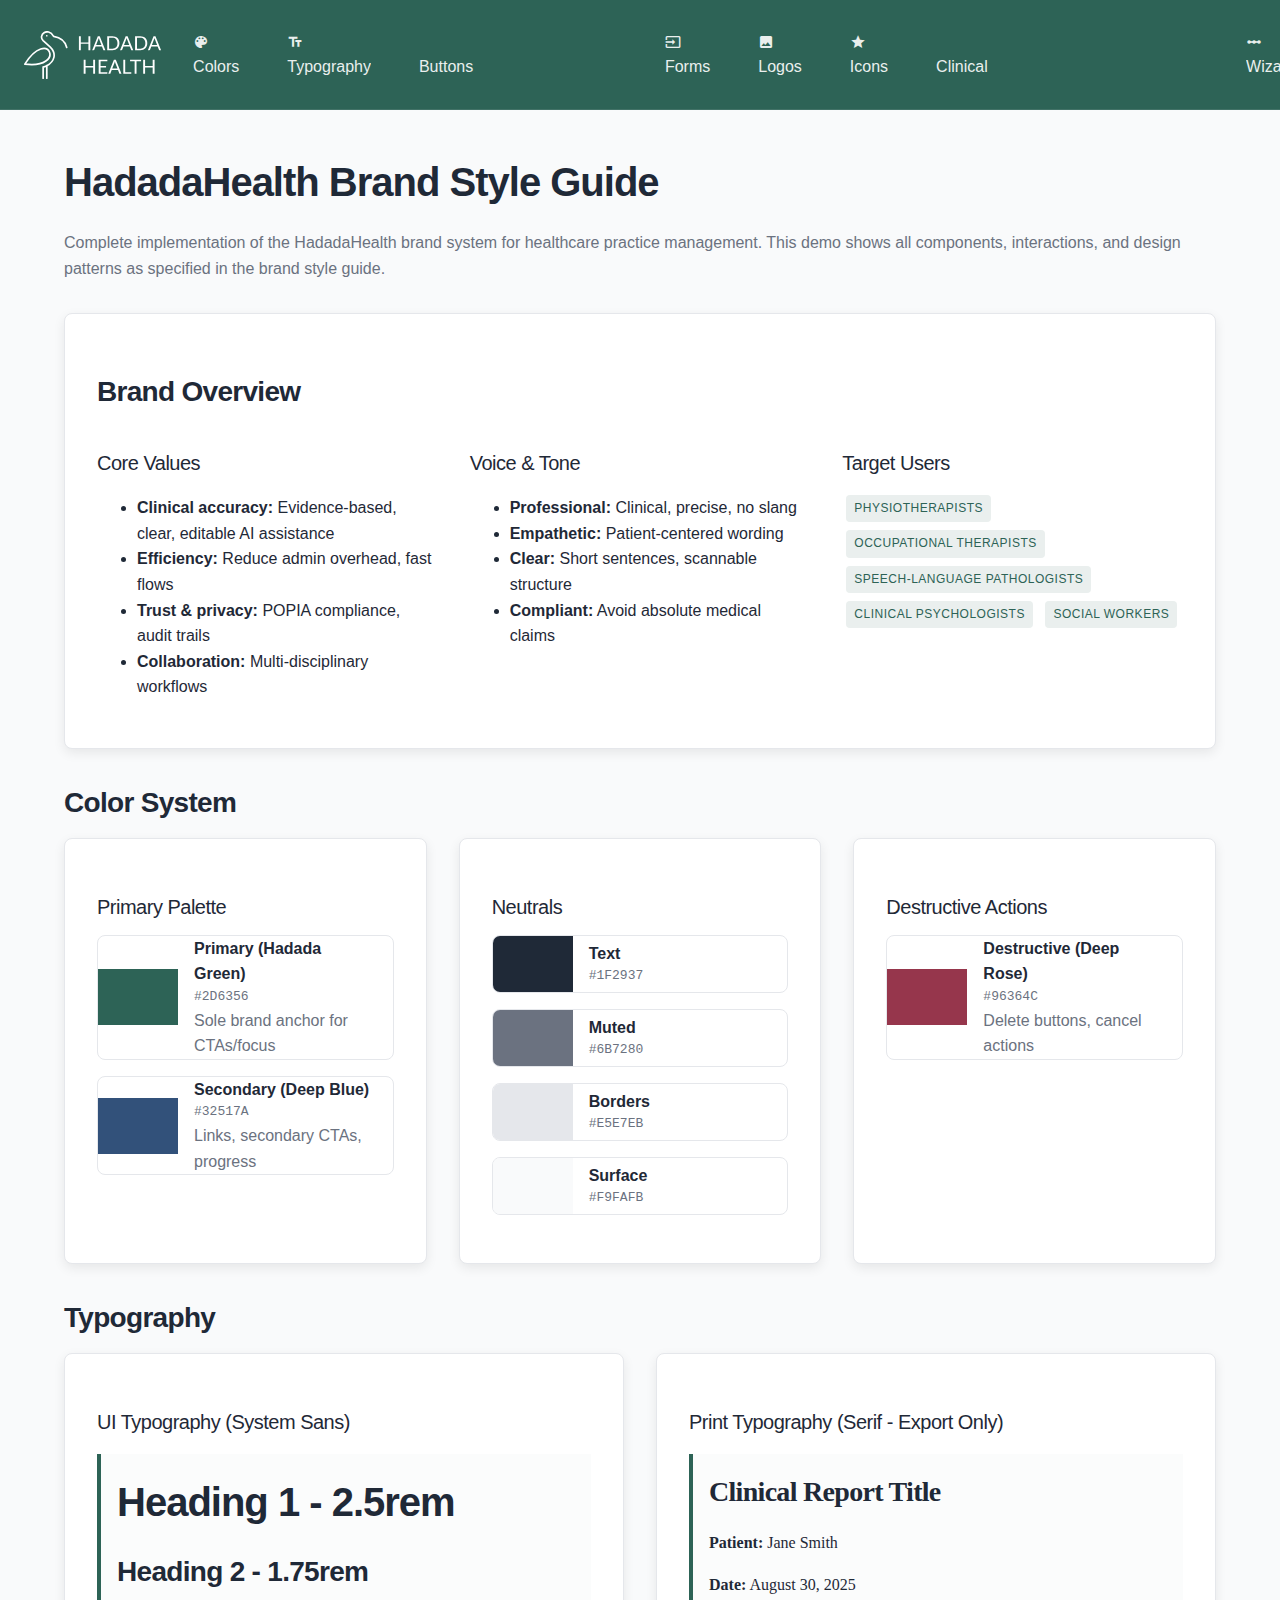
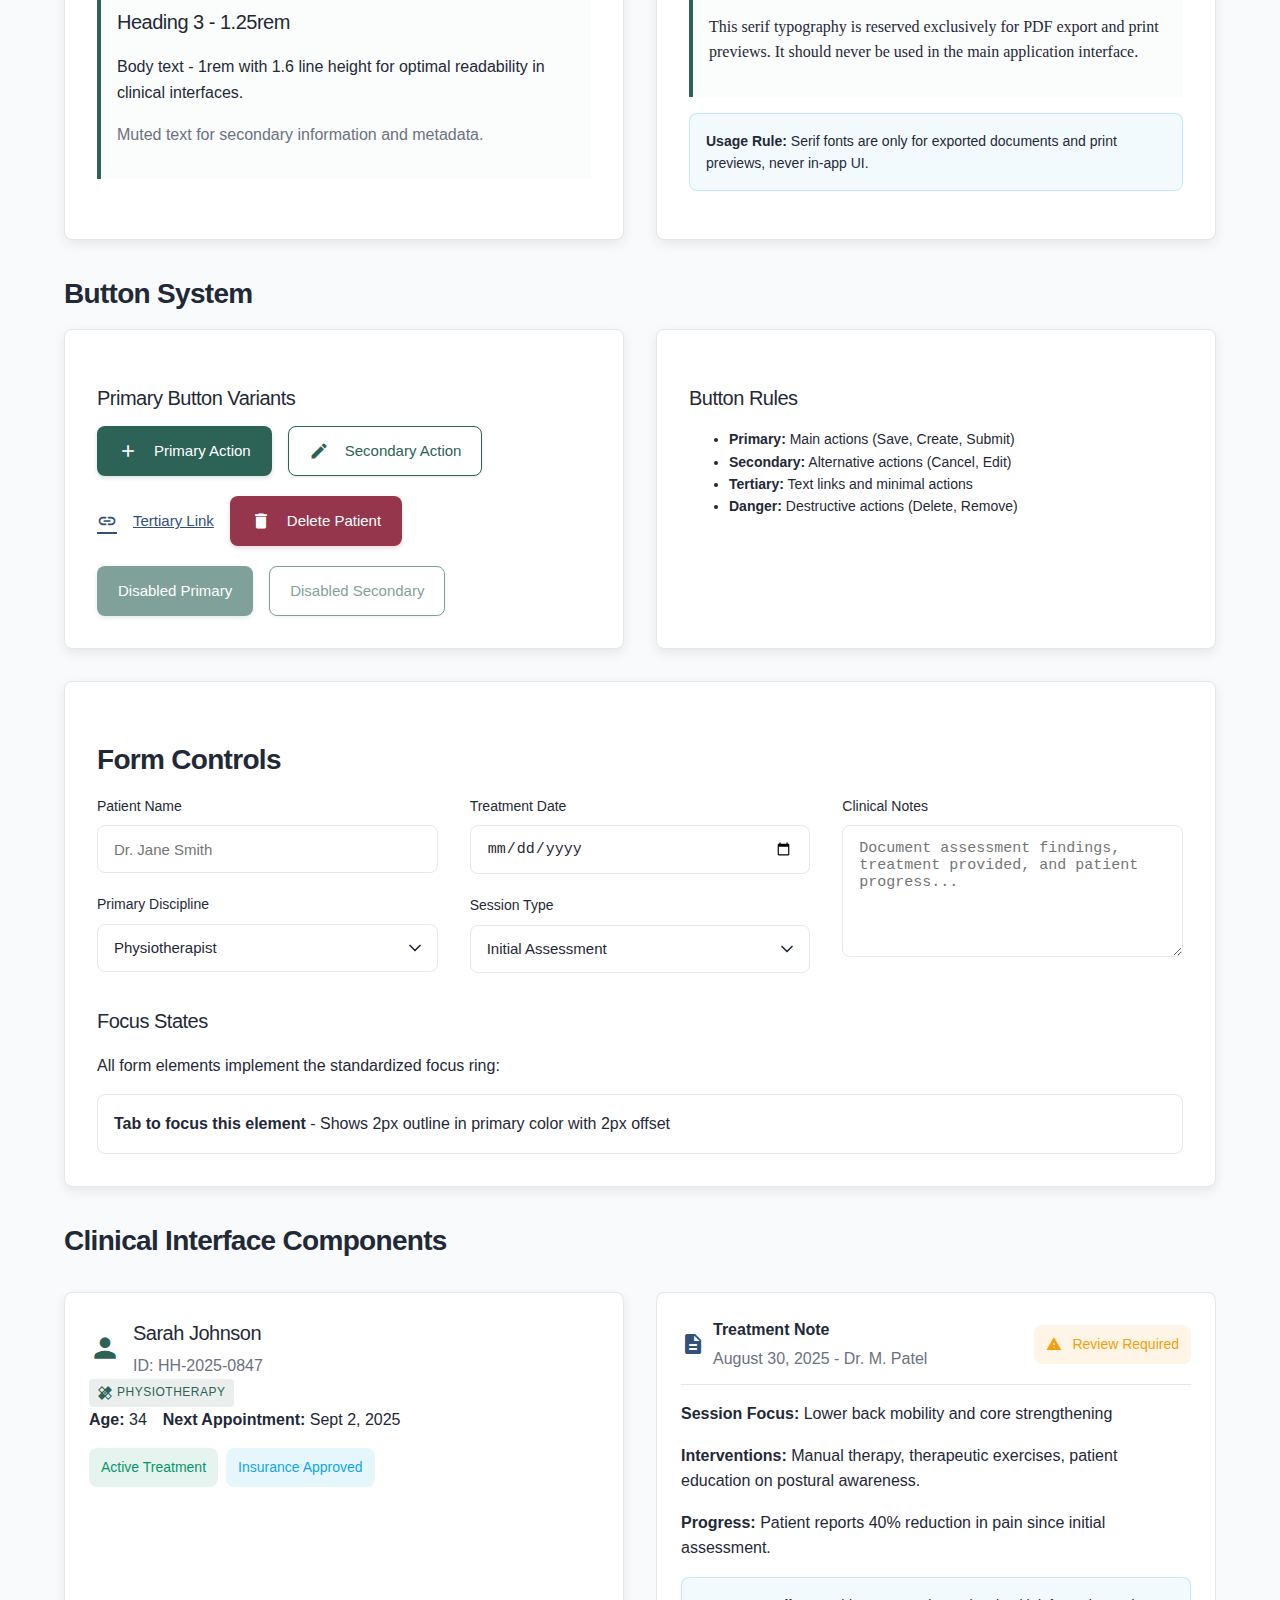
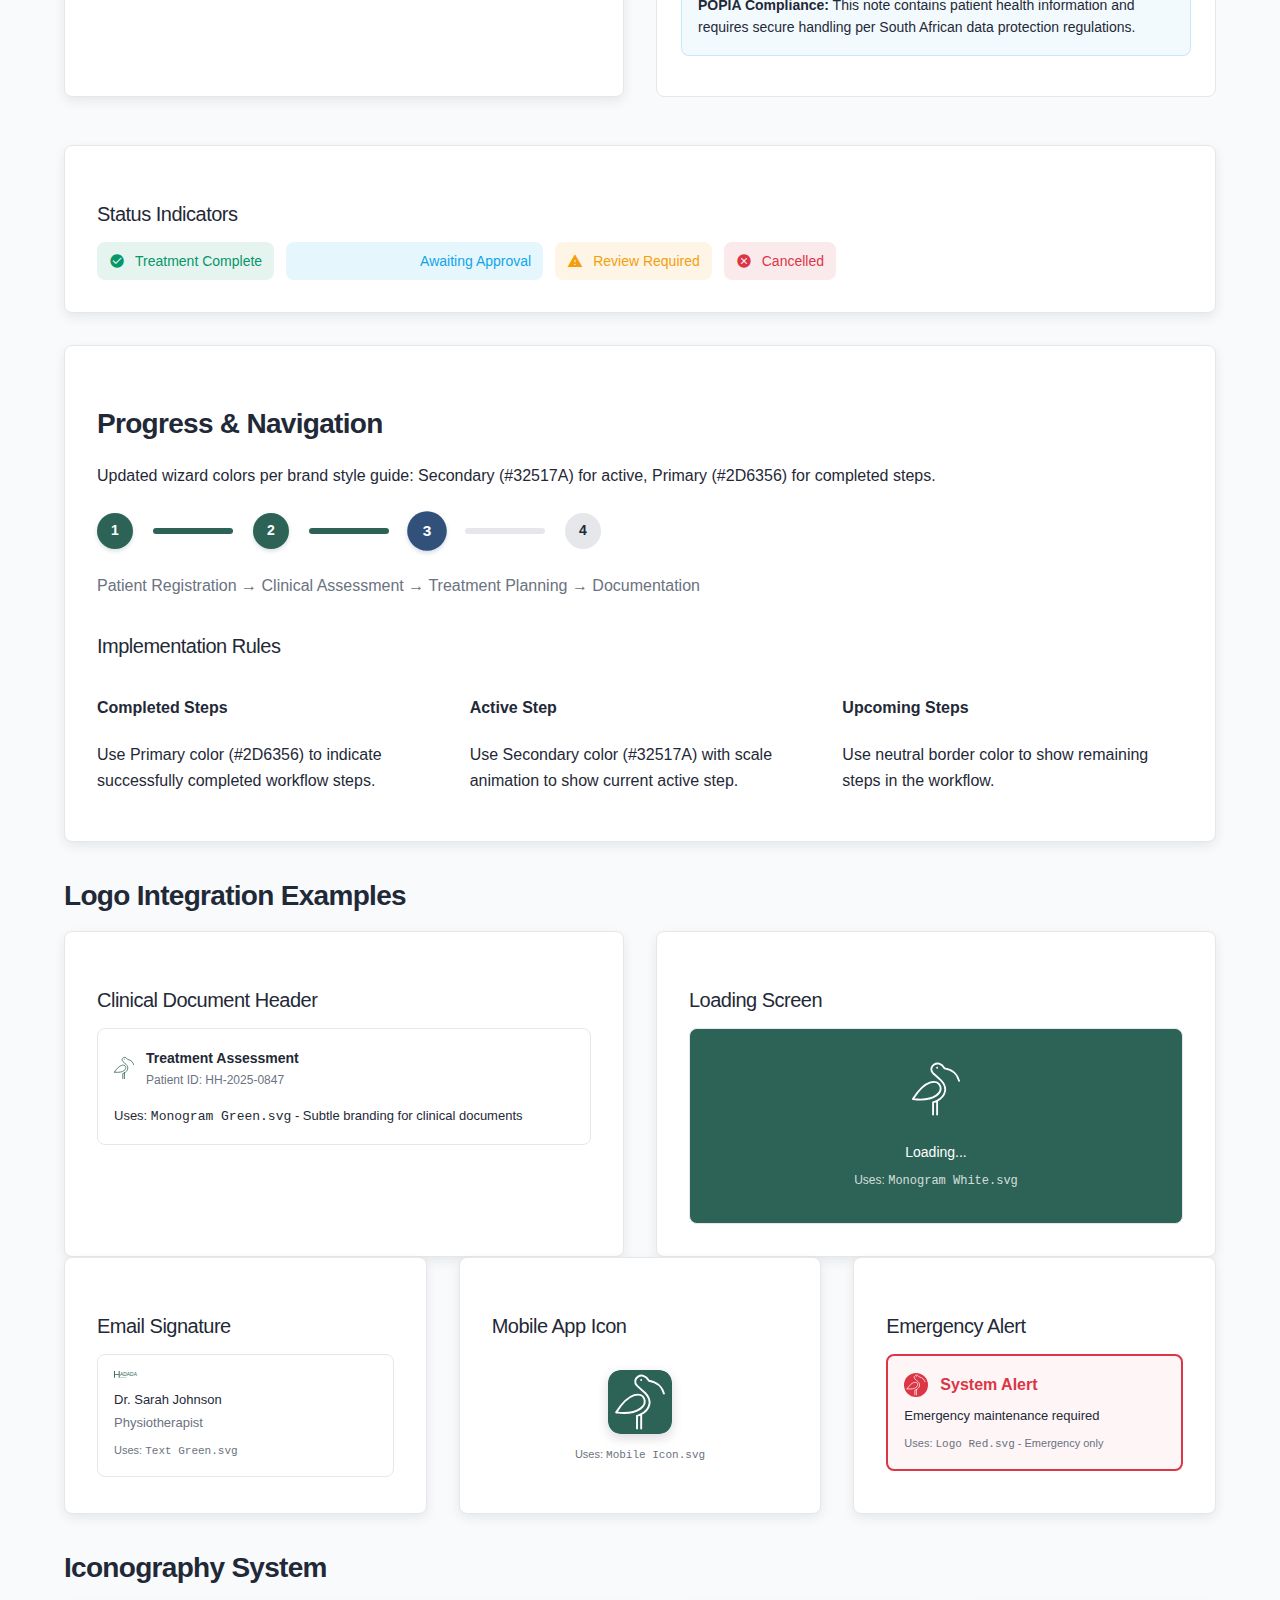
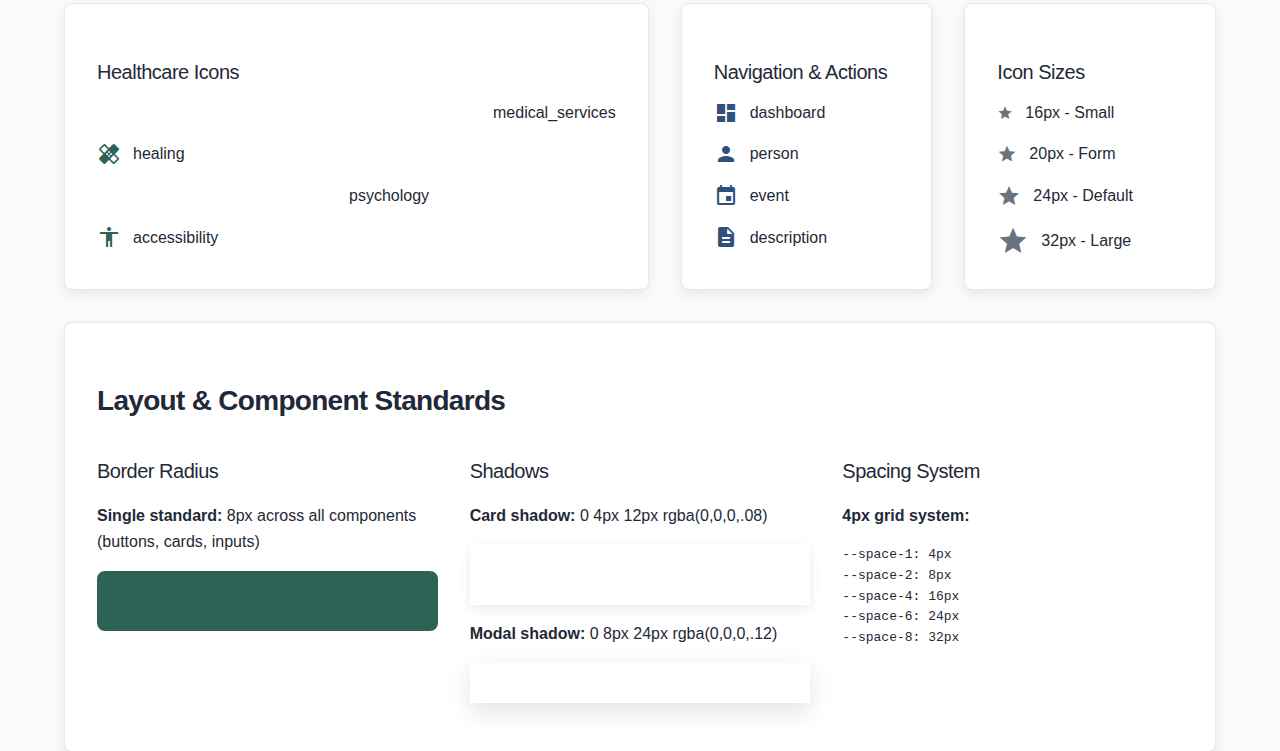
<file: Branding/Look and Feel.html>
<!doctype html>
<html lang="en">
<head>
<meta charset="utf-8">
<meta name="viewport" content="width=device-width, initial-scale=1">
<title>HadadaHealth Brand Style Guide Demo — Complete Edition</title>
<link href="https://fonts.googleapis.com/icon?family=Material+Icons" rel="stylesheet">
<link rel="icon" type="image/png" href="/favicon/favicon-96x96.png" sizes="96x96" />
<link rel="icon" type="image/svg+xml" href="/favicon/favicon.svg" />
<link rel="shortcut icon" href="/favicon/favicon.ico" />
<link rel="apple-touch-icon" sizes="180x180" href="/favicon/apple-touch-icon.png" />
<meta name="apple-mobile-web-app-title" content="Hadada" />
<link rel="manifest" href="/favicon/site.webmanifest" />

<style>
  /* =============================
     Brand Tokens (CSS Variables)
     Updated to match brand style guide exactly
     ============================= */
  :root{
    /* Brand - Same across themes */
    --color-primary:#2D6356;     /* Hadada Green - sole brand anchor */
    --color-secondary:#32517A;   /* Deep Blue - links, secondary CTAs */
    --color-destructive:#96364C;   /* Destructive secondary - for delete/cancel actions */

    /* Light mode colors */
    --color-text-light:#1F2937;        /* Main text */
    --color-muted-light:#6B7280;       /* Muted text */
    --color-border-light:#E5E7EB;      /* Borders */
    --color-surface-light:#F9FAFB;     /* Background surfaces */
    --color-white-light:#FFFFFF;       /* Pure white */

    /* Dark mode colors - Professional healthcare dark theme */
    --color-primary-dark:#3B7F71;       /* Slightly brighter version of original green */
    --color-secondary-dark:#4F6FBF;     /* Brighter blue for dark mode */
    --color-destructive-dark:#B8556B;   /* Muted version of destructive color */
    --color-text-dark:#F3F4F6;          /* Light text on dark */
    --color-muted-dark:#9CA3AF;         /* Muted text for dark */
    --color-border-dark:#374151;        /* Dark borders */
    --color-surface-dark:#0F1419;       /* Very dark background */
    --color-white-dark:#1F2937;         /* Dark card background */

    /* Status colors for light mode */
    --color-success-light:#059669;
    --color-info-light:#0EA5E9;
    --color-warning-light:#F59E0B;
    --color-error-light:#DC3545;

    /* Status colors for dark mode - more subdued */
    --color-success-dark:#10B981;
    --color-info-dark:#3B82F6;
    --color-warning-dark:#F59E0B;
    --color-error-dark:#EF4444;

    /* Default to light mode */
    --color-text:var(--color-text-light);
    --color-muted:var(--color-muted-light);
    --color-border:var(--color-border-light);
    --color-surface:var(--color-surface-light);
    --color-white:var(--color-white-light);
    --color-success:var(--color-success-light);
    --color-info:var(--color-info-light);
    --color-warning:var(--color-warning-light);
    --color-error:var(--color-error-light);

    /* Layout - Standardized from style guide */
    --radius-md:8px;             /* Single radius across all components */
    
    /* Light mode shadows */
    --shadow-card:0 4px 12px rgba(0,0,0,.08);
    --shadow-modal:0 8px 24px rgba(0,0,0,.12);
    
    /* Dark mode shadows - more pronounced */
    --shadow-card-dark:0 4px 12px rgba(0,0,0,.3);
    --shadow-modal-dark:0 8px 24px rgba(0,0,0,.5);

    /* Focus - Exact from style guide */
    --focus-outline:2px solid rgba(45,99,86,.4);
    --focus-offset:2px;

    /* Typography - System fonts only */
    --font-ui: -apple-system, BlinkMacSystemFont, "Segoe UI", Roboto, "Helvetica Neue", Arial, sans-serif;
    --font-serif: Georgia, "Times New Roman", Times, serif; /* PDF/print only */

    /* Spacing - 4px grid system */
    --space-1:4px; --space-2:8px; --space-3:12px; --space-4:16px; 
    --space-5:20px; --space-6:24px; --space-8:32px; --space-10:40px; --space-12:48px;
  }

  /* Dark mode activation */
  [data-theme="dark"] {
    --color-primary:var(--color-primary-dark);
    --color-secondary:var(--color-secondary-dark);
    --color-destructive:var(--color-destructive-dark);
    --color-text:var(--color-text-dark);
    --color-muted:var(--color-muted-dark);
    --color-border:var(--color-border-dark);
    --color-surface:var(--color-surface-dark);
    --color-white:var(--color-white-dark);
    --color-success:var(--color-success-dark);
    --color-info:var(--color-info-dark);
    --color-warning:var(--color-warning-dark);
    --color-error:var(--color-error-dark);
    --shadow-card:var(--shadow-card-dark);
    --shadow-modal:var(--shadow-modal-dark);
  }

  *{box-sizing:border-box}
  html,body{height:100%}
  body{
    margin:0;
    background:var(--color-surface);
    color:var(--color-text);
    font-family:var(--font-ui);
    font-size:16px;
    line-height:1.6;
  }
  :focus-visible{ 
    outline:var(--focus-outline); 
    outline-offset:var(--focus-offset); 
    border-radius:var(--radius-md);
  }

  /* Typography - Clean hierarchy */
  h1 { 
    font-size: 2.5rem; 
    font-weight: 600; 
    letter-spacing: -0.025em;
    margin: var(--space-8) 0 var(--space-4);
    color: var(--color-text);
  }
  h2 { 
    font-size: 1.75rem; 
    font-weight: 600; 
    letter-spacing: -0.025em;
    margin: var(--space-6) 0 var(--space-3);
    color: var(--color-text);
  }
  h3 { 
    font-size: 1.25rem; 
    font-weight: 500; 
    letter-spacing: -0.025em;
    margin: var(--space-5) 0 var(--space-3);
    color: var(--color-text);
  }

  /* Navigation - Solid primary (no gradients) */
  .nav{
    background:var(--color-primary);
    color:var(--color-white);
    padding:var(--space-5) var(--space-6);
    display:flex; 
    align-items:center; 
    gap:var(--space-4);
    border-bottom: 1px solid rgba(255,255,255,.1);
  }
  .nav .brand{
    display:flex; 
    align-items:center; 
    gap:var(--space-3); 
    font-weight:700; 
    font-size: 1.1rem;
    letter-spacing:.2px;
  }
  .nav .brand svg{width:32px;height:32px}
  .nav a{
    color:var(--color-white); 
    text-decoration:none; 
    opacity:.9; 
    padding: 8px 16px;
    border-radius: var(--radius-md);
    border-bottom:2px solid transparent;
    transition: all 0.2s ease;
    font-weight: 500;
  }
  .nav a.active{
    border-color:var(--color-white);
    background: rgba(255,255,255,.1);
    opacity: 1;
  }
  .nav a:hover{
    opacity:1;
    background: rgba(255,255,255,.1);
  }

  /* Theme Toggle Button */
  .theme-toggle {
    background: transparent;
    border: 1px solid rgba(255, 255, 255, 0.3);
    border-radius: var(--radius-md);
    color: var(--color-white);
    padding: 8px;
    cursor: pointer;
    transition: all 0.2s ease;
    display: flex;
    align-items: center;
    justify-content: center;
    width: 40px;
    height: 40px;
  }
  
  .theme-toggle:hover {
    background: rgba(255, 255, 255, 0.1);
    border-color: rgba(255, 255, 255, 0.5);
    transform: translateY(-1px);
  }
  
  .theme-toggle .material-icons {
    font-size: 20px;
    transition: transform 0.3s ease;
  }
  
  .theme-toggle:active .material-icons {
    transform: rotate(180deg);
  }

  /* Dark mode specific adjustments */
  [data-theme="dark"] .select {
    background-image: url("data:image/svg+xml;utf8,<svg xmlns='http://www.w3.org/2000/svg' width='20' height='20' viewBox='0 0 24 24' fill='none' stroke='%23F3F4F6' stroke-width='2' stroke-linecap='round' stroke-linejoin='round'><polyline points='6 9 12 15 18 9'/></svg>");
  }

  [data-theme="dark"] .type-sample {
    background: rgba(59,127,113,.1);
  }

  [data-theme="dark"] .compliance-note {
    background: rgba(59,127,113,.08);
    border-color: rgba(59,127,113,.2);
  }

  [data-theme="dark"] .discipline-tag {
    background: rgba(59,127,113,.15);
    color: var(--color-primary);
  }

  /* Dark mode mobile navigation */
  [data-theme="dark"] .mobile-nav {
    background: var(--color-white);
    color: var(--color-text);
    border-top-color: var(--color-border);
    box-shadow: 0 -4px 12px rgba(0, 0, 0, 0.3);
  }

  [data-theme="dark"] .mobile-nav-link {
    color: var(--color-muted);
  }
  
  [data-theme="dark"] .mobile-nav-link:hover,
  [data-theme="dark"] .mobile-nav-link.active {
    color: var(--color-primary);
    background: rgba(59, 127, 113, 0.15);
  }

  /* Remove background effects from home logo in dark mode */
  [data-theme="dark"] .mobile-nav-link.home-logo:hover,
  [data-theme="dark"] .mobile-nav-link.home-logo.active {
    background: transparent !important;
  }

  /* Logo visibility based on theme */
  .logo-light { display: block; }
  .logo-dark { display: none; }
  
  [data-theme="dark"] .logo-light { display: none; }
  [data-theme="dark"] .logo-dark { display: block; }

  /* Mobile theme toggle styling */
  .mobile-theme-toggle {
    background: none;
    border: none;
    cursor: pointer;
  }

  .mobile-theme-toggle .material-icons {
    font-size: 20px;
    margin-bottom: 2px;
    display: block;
  }

  /* Theme icon visibility for mobile - override general rules */
  .mobile-theme-toggle .sun-icon { display: block !important; }
  .mobile-theme-toggle .moon-icon { display: none !important; }
  
  [data-theme="dark"] .mobile-theme-toggle .sun-icon { display: none !important; }
  [data-theme="dark"] .mobile-theme-toggle .moon-icon { display: block !important; }

  /* Desktop theme toggle icon visibility */
  .theme-sun { display: block; }
  .theme-moon { display: none; }
  
  [data-theme="dark"] .theme-sun { display: none; }
  [data-theme="dark"] .theme-moon { display: block; }

  .container{
    max-width:1200px; 
    margin:var(--space-10) auto; 
    padding:0 var(--space-6);
  }

  .grid{display:grid; gap:var(--space-8)}
  .grid.cols-2{grid-template-columns:repeat(2,1fr)}
  .grid.cols-3{grid-template-columns:repeat(3,1fr)}
  .grid.cols-4{grid-template-columns:repeat(4,1fr)}
  @media (max-width:900px){ .grid.cols-3, .grid.cols-4{grid-template-columns:repeat(2,1fr)} }
  @media (max-width:640px){ .grid.cols-2, .grid.cols-3, .grid.cols-4{grid-template-columns:1fr} }

  /* Cards - Exact shadow from style guide */
  .card{
    background:var(--color-white);
    border:1px solid var(--color-border);
    border-radius:var(--radius-md);
    box-shadow:var(--shadow-card);
    padding:var(--space-8);
    transition: all 0.3s ease;
  }
  .card:hover {
    transform: translateY(-2px);
  }

  /* Buttons - 4 variants as specified */
  .btn{
    appearance:none; 
    border-radius:var(--radius-md); 
    font:inherit; 
    font-weight: 500;
    font-size: 15px;
    cursor:pointer; 
    padding: 12px 20px; 
    border:1px solid transparent; 
    transition: all .2s ease;
    display: inline-flex;
    align-items: center;
    gap: var(--space-2);
    text-decoration: none;
  }
  .btn:hover{
    transform: translateY(-1px);
  }
  .btn:active{
    transform: translateY(0);
  }
  .btn:disabled{opacity:.6; cursor:not-allowed; transform: none}

  /* Enhanced disabled state for dark mode */
  [data-theme="dark"] .btn:disabled {
    opacity: 0.3;
    background: var(--color-border) !important;
    color: rgba(255, 255, 255, 0.3) !important;
    border-color: transparent !important;
    box-shadow: none !important;
  }

  /* Primary: Solid Primary */
  .btn-primary{
    background:var(--color-primary); 
    color:var(--color-white);
    box-shadow: 0 2px 4px rgba(45,99,86,.2);
  }
  .btn-primary:hover{
    box-shadow: 0 4px 8px rgba(45,99,86,.25);
    background: #256049; /* Slightly darker on hover */
  }

  /* Secondary: Outline Primary */
  .btn-secondary{
    background:var(--color-white); 
    color:var(--color-primary); 
    border-color:var(--color-primary);
    box-shadow: 0 1px 3px rgba(0,0,0,.1);
  }
  .btn-secondary:hover{
    background: rgba(45,99,86,.05);
    box-shadow: 0 2px 4px rgba(0,0,0,.15);
  }

  /* Tertiary: Text-only Secondary color */
  .btn-tertiary{
    background:transparent; 
    color:var(--color-secondary); 
    border:none; 
    padding: 8px 0; 
    text-decoration:underline; 
    border-radius:0;
    font-weight: 500;
  }
  .btn-tertiary:hover{
    color: #2a4766;
    text-decoration: none;
  }

  /* Danger: Destructive Secondary */
  .btn-danger{
    background:var(--color-destructive); 
    color:var(--color-white);
    box-shadow: 0 2px 4px rgba(150,54,76,.2);
  }
  .btn-danger:hover{
    background: #7d2e3f;
    box-shadow: 0 4px 8px rgba(150,54,76,.25);
  }


  /* Inputs - Standardized */
  .label{
    display:block; 
    font-size:14px; 
    font-weight: 500;
    color:var(--color-text); 
    margin-bottom:8px;
  }
  .input, 
  .select,
  .textarea {
    width: 100%;
    min-height: 48px;
    padding: 14px 16px;
    border: 1.5px solid var(--color-border);
    border-radius: var(--radius-md);
    background: var(--color-white);
    color: var(--color-text);
    font-size: 15px;
    appearance: none;
    -webkit-appearance: none;
    -moz-appearance: none;
    transition: all 0.2s ease;
  }
  .select {
    padding-right: 44px;
    background-image: url("data:image/svg+xml;utf8,<svg xmlns='http://www.w3.org/2000/svg' width='20' height='20' viewBox='0 0 24 24' fill='none' stroke='%231F2937' stroke-width='2' stroke-linecap='round' stroke-linejoin='round'><polyline points='6 9 12 15 18 9'/></svg>");
    background-repeat: no-repeat;
    background-position: right 12px center;
    background-size: 20px 20px;
  }
  .textarea {
    resize: vertical;
    min-height: 80px;
  }
  .input:hover, .select:hover, .textarea:hover { 
    border-color: var(--color-muted); 
  }
  .input:focus, .select:focus, .textarea:focus {
    outline: none;
    border-color: var(--color-primary);
    box-shadow: 0 0 0 3px rgba(45,99,86,.1);
  }

  /* Color swatches */
  .swatch{
    border-radius:var(--radius-md); 
    border:1px solid var(--color-border); 
    overflow:hidden; 
    display:flex; 
    align-items:center;
    transition: all 0.2s ease;
    margin-bottom: 16px;
  }
  .swatch:hover {
    transform: translateY(-1px);
    box-shadow: var(--shadow-card);
  }
  .swatch .chip{width:80px; height:56px; flex:0 0 auto}
  .swatch .meta{padding:0 16px}
  .mono{
    font-family:ui-monospace,SFMono-Regular,Menlo,Monaco,Consolas,"Liberation Mono","Courier New",monospace; 
    font-size:13px;
    color: var(--color-muted);
  }
  .muted{color:var(--color-muted)}

  /* Typography examples */
  .type-sample {
    padding: var(--space-4);
    border-left: 4px solid var(--color-primary);
    background: rgba(45,99,86,.02);
    margin: var(--space-4) 0;
  }
  .serif-sample {
    font-family: var(--font-serif);
  }

  /* Focus demonstration */
  .focus-demo {
    padding: var(--space-4);
    border: 1px solid var(--color-border);
    border-radius: var(--radius-md);
    background: var(--color-white);
    cursor: pointer;
    transition: all 0.2s ease;
  }
  .focus-demo:focus {
    outline: var(--focus-outline);
    outline-offset: var(--focus-offset);
  }

  /* Wizard - Updated colors per style guide */
  .stepper{display:flex; align-items:center; gap:20px; margin: var(--space-6) 0}
  .dot{
    width:36px; 
    height:36px; 
    border-radius:999px; 
    display:grid; 
    place-items:center; 
    color:#fff; 
    font-weight:700;
    font-size: 14px;
    transition: all 0.2s ease;
  }
  .dot.completed{
    background:var(--color-primary); /* Primary for completed */
    box-shadow: 0 2px 4px rgba(45,99,86,.2);
  }
  .dot.active{
    background:var(--color-secondary); /* Secondary for active */
    box-shadow: 0 2px 4px rgba(50,81,122,.2);
    transform: scale(1.1);
  }
  .dot.upcoming{
    background:var(--color-border); 
    color:var(--color-text);
    border: 2px solid var(--color-border);
  }
  .bar{
    height:6px; 
    width:80px; 
    background:var(--color-border); 
    border-radius:3px;
    transition: all 0.3s ease;
  }
  .bar.filled{
    background:var(--color-primary);
  }

  /* Status indicators */
  .status {
    padding: 8px 12px;
    border-radius: var(--radius-md);
    font-size: 14px;
    font-weight: 500;
    display: inline-flex;
    align-items: center;
    gap: 6px;
  }
  .status.success { background: rgba(5,150,105,.1); color: var(--color-success); }
  .status.info { background: rgba(14,165,233,.1); color: var(--color-info); }
  .status.warning { background: rgba(245,158,11,.1); color: var(--color-warning); }
  .status.error { background: rgba(220,53,69,.1); color: var(--color-error); }

  /* Clinical components */
  .clinical-note {
    background: var(--color-white);
    border: 1px solid var(--color-border);
    border-radius: var(--radius-md);
    padding: var(--space-6);
    margin: var(--space-4) 0;
  }
  .clinical-note .header {
    display: flex;
    justify-content: space-between;
    align-items: center;
    margin-bottom: var(--space-4);
    padding-bottom: var(--space-3);
    border-bottom: 1px solid var(--color-border);
  }

  /* Modal - Exact shadow from style guide */
  .overlay{
    position:fixed; 
    inset:0; 
    background:rgba(0,0,0,.6); 
    backdrop-filter: blur(4px);
    display:none; 
    align-items:center; 
    justify-content:center; 
    padding:var(--space-6);
  }
  .overlay.open{display:flex}
  .modal{
    background:var(--color-white); 
    border:1px solid var(--color-border); 
    border-radius:var(--radius-md); 
    box-shadow:var(--shadow-modal); 
    width:min(640px, 100%); 
    padding:var(--space-8);
    transform: scale(0.95);
    transition: transform 0.2s ease;
  }
  .overlay.open .modal{
    transform: scale(1);
  }

  /* Material Icons */
  .material-icons {
    font-family: 'Material Icons';
    font-weight: normal;
    font-style: normal;
    font-size: 24px;
    line-height: 1;
    letter-spacing: normal;
    text-transform: none;
    display: inline-block;
    white-space: nowrap;
    word-wrap: normal;
    direction: ltr;
    vertical-align: middle;
  }
  .icon-16 { font-size: 16px; }
  .icon-20 { font-size: 20px; }
  .icon-24 { font-size: 24px; }
  .icon-32 { font-size: 32px; }
  .icon-48 { font-size: 48px; }

  /* Mobile Navigation */
  .mobile-nav {
    position: fixed;
    bottom: 0;
    left: 0;
    right: 0;
    width: 100vw;
    display: none;
    justify-content: space-around;
    align-items: center;
    padding: 12px 0 calc(12px + env(safe-area-inset-bottom));
    background: linear-gradient(to right, #2D6356, #32517A);
    color: white;
    border-top: 1px solid rgba(255, 255, 255, 0.1);
    box-shadow: 0 -4px 12px rgba(0, 0, 0, 0.1);
    z-index: 1000;
  }
  
  .mobile-nav-items {
    display: flex;
    justify-content: space-around;
    width: 100%;
    max-width: 400px;
  }
  
  .mobile-nav-link {
    display: flex;
    flex-direction: column;
    align-items: center;
    color: rgba(255, 255, 255, 0.8);
    text-decoration: none;
    padding: 8px 12px;
    border-radius: var(--radius-md);
    transition: all 0.2s ease;
    min-width: 48px;
  }
  
  .mobile-nav-link:hover,
  .mobile-nav-link.active {
    color: white;
    background: rgba(255, 255, 255, 0.15);
    transform: translateY(-1px);
  }
  
  .mobile-nav-link.home-logo {
    opacity: 1 !important;
  }
  
  /* Remove background effects from home logo button */
  .mobile-nav-link.home-logo:hover,
  .mobile-nav-link.home-logo.active {
    background: transparent !important;
    color: inherit;
  }
  
  .mobile-nav-link .material-icons {
    font-size: 20px;
    margin-bottom: 2px;
  }
  
  .mobile-nav-link span {
    font-size: 10px;
    font-weight: 500;
    text-transform: uppercase;
    letter-spacing: 0.5px;
  }
  
  .mobile-nav-link.home-logo {
    position: relative;
    margin-top: -32px; /* Pull up more to overlap */
  }
  
  .mobile-nav-link.home-logo svg {
    width: 68px;
    height: 68px;
    opacity: 1;
    transition: transform 0.2s ease, filter 0.2s ease;
    filter: drop-shadow(0 4px 8px rgba(0, 0, 0, 0.15));
  }
  
  .mobile-nav-link.home-logo:hover svg,
  .mobile-nav-link.home-logo.active svg {
    transform: scale(1.05);
    filter: drop-shadow(0 6px 12px rgba(0, 0, 0, 0.2));
  }
  
  .mobile-nav-link.home-logo span {
    margin-top: 4px;
  }

  /* Responsive Design */
  @media (max-width: 768px) {
    /* Hide desktop navigation on mobile */
    .nav {
      display: none;
    }
    
    /* Show mobile navigation */
    .mobile-nav {
      display: flex;
    }
    
    /* Add bottom padding to body for fixed nav */
    body {
      padding-bottom: 80px;
    }
    
    /* Container adjustments */
    .container {
      padding: 0 var(--space-4);
      margin: var(--space-6) auto;
    }
    
    /* Grid adjustments for mobile */
    .grid.cols-3,
    .grid.cols-4 {
      grid-template-columns: 1fr;
      gap: var(--space-6);
    }
    
    .grid.cols-2 {
      grid-template-columns: 1fr;
      gap: var(--space-6);
    }
    
    /* Typography scaling */
    h1 {
      font-size: 2rem;
      margin: var(--space-6) 0 var(--space-4);
    }
    
    h2 {
      font-size: 1.5rem;
      margin: var(--space-5) 0 var(--space-3);
    }
    
    /* Card adjustments */
    .card {
      padding: var(--space-6);
    }
    
    /* Button adjustments */
    .btn {
      padding: 14px 18px;
      font-size: 14px;
    }
    
    /* Input adjustments */
    .input,
    .select,
    .textarea {
      min-height: 44px;
      padding: 12px 14px;
      font-size: 16px; /* Prevents zoom on iOS */
    }
    
    /* Navigation icons smaller on mobile */
    .mobile-nav .material-icons {
      font-size: 18px;
    }
  }
  
  @media (max-width: 480px) {
    /* Extra small screens */
    .container {
      padding: 0 var(--space-3);
    }
    
    .card {
      padding: var(--space-4);
    }
    
    h1 {
      font-size: 1.75rem;
    }
    
    .mobile-nav-link span {
      font-size: 9px;
    }
    
    .mobile-nav-link .material-icons {
      font-size: 16px;
    }
  }
  
  @media (min-width: 769px) {
    /* Desktop: ensure mobile nav is hidden */
    .mobile-nav {
      display: none !important;
    }
    
    /* Ensure desktop nav is visible */
    .nav {
      display: flex;
    }
  }

  /* Utility classes */
  .text-center { text-align: center; }
  .mb-4 { margin-bottom: var(--space-4); }
  .mb-6 { margin-bottom: var(--space-6); }
  .mt-8 { margin-top: var(--space-8); }

  /* Clinical workflow specific */
  .patient-card {
    background: var(--color-white);
    border: 1px solid var(--color-border);
    border-radius: var(--radius-md);
    padding: var(--space-6);
    margin: var(--space-4) 0;
    box-shadow: var(--shadow-card);
  }
  .patient-card:hover {
    transform: translateY(-1px);
  }

  .discipline-tag {
    display: inline-block;
    padding: 4px 8px;
    background: rgba(45,99,86,.1);
    color: var(--color-primary);
    border-radius: 4px;
    font-size: 12px;
    font-weight: 500;
    text-transform: uppercase;
    letter-spacing: 0.5px;
  }

  .compliance-note {
    background: rgba(14,165,233,.05);
    border: 1px solid rgba(14,165,233,.2);
    border-radius: var(--radius-md);
    padding: var(--space-4);
    margin: var(--space-4) 0;
    font-size: 14px;
  }
</style>
</head>
<body>
  <nav class="nav">
    <div class="brand">
      <!-- HadadaHealth Wordmark Logo -->
      <svg viewBox="0 0 2442 855" fill="none" style="height: 48px; width: auto;">
        <path d="M761 294.183C742.864 219.315 676.969 117.88 527.648 94.9365C419.436 -81.367 243.515 75.0117 340.846 172.22C390.66 217.256 418.589 242.506 468.404 287.542C586.079 405.069 542.539 545.598 406.136 617.574M340.846 840V644.376C364.438 637.084 386.272 628.056 406.136 617.574M406.136 617.574V840M15 589.431C436.363 -78.3482 761 681.206 15 590.035M406.136 84.0684V84.6722" stroke="white" stroke-width="30" stroke-linecap="round"/>
        <path d="M1181.34 92.225V343H1147.39V228.9H1012.11V343H978.161V92.225H1012.11V204.05H1147.39V92.225H1181.34ZM1378.62 249.9L1339.25 147.875C1338.08 144.842 1336.85 141.342 1335.57 137.375C1334.29 133.292 1333.06 128.975 1331.9 124.425C1329.45 133.875 1326.94 141.75 1324.37 148.05L1285 249.9H1378.62ZM1449.32 343H1423.07C1420.04 343 1417.59 342.242 1415.72 340.725C1413.85 339.208 1412.45 337.283 1411.52 334.95L1388.07 274.4H1275.55L1252.1 334.95C1251.4 337.05 1250.05 338.917 1248.07 340.55C1246.09 342.183 1243.64 343 1240.72 343H1214.47L1314.75 92.225H1349.05L1449.32 343ZM1699.66 217.7C1699.66 236.483 1696.69 253.575 1690.74 268.975C1684.79 284.375 1676.39 297.558 1665.54 308.525C1654.69 319.492 1641.62 328.008 1626.34 334.075C1611.17 340.025 1594.37 343 1575.94 343H1482.31V92.225H1575.94C1594.37 92.225 1611.17 95.2583 1626.34 101.325C1641.62 107.275 1654.69 115.792 1665.54 126.875C1676.39 137.842 1684.79 151.025 1690.74 166.425C1696.69 181.825 1699.66 198.917 1699.66 217.7ZM1664.84 217.7C1664.84 202.3 1662.74 188.533 1658.54 176.4C1654.34 164.267 1648.39 154 1640.69 145.6C1632.99 137.2 1623.65 130.783 1612.69 126.35C1601.72 121.917 1589.47 119.7 1575.94 119.7H1516.26V315.525H1575.94C1589.47 315.525 1601.72 313.308 1612.69 308.875C1623.65 304.442 1632.99 298.083 1640.69 289.8C1648.39 281.4 1654.34 271.133 1658.54 259C1662.74 246.867 1664.84 233.1 1664.84 217.7ZM1874.91 249.9L1835.53 147.875C1834.37 144.842 1833.14 141.342 1831.86 137.375C1830.58 133.292 1829.35 128.975 1828.18 124.425C1825.73 133.875 1823.23 141.75 1820.66 148.05L1781.28 249.9H1874.91ZM1945.61 343H1919.36C1916.33 343 1913.88 342.242 1912.01 340.725C1910.14 339.208 1908.74 337.283 1907.81 334.95L1884.36 274.4H1771.83L1748.38 334.95C1747.68 337.05 1746.34 338.917 1744.36 340.55C1742.38 342.183 1739.93 343 1737.01 343H1710.76L1811.03 92.225H1845.33L1945.61 343ZM2195.95 217.7C2195.95 236.483 2192.98 253.575 2187.03 268.975C2181.08 284.375 2172.68 297.558 2161.83 308.525C2150.98 319.492 2137.91 328.008 2122.63 334.075C2107.46 340.025 2090.66 343 2072.23 343H1978.6V92.225H2072.23C2090.66 92.225 2107.46 95.2583 2122.63 101.325C2137.91 107.275 2150.98 115.792 2161.83 126.875C2172.68 137.842 2181.08 151.025 2187.03 166.425C2192.98 181.825 2195.95 198.917 2195.95 217.7ZM2161.13 217.7C2161.13 202.3 2159.03 188.533 2154.83 176.4C2150.63 164.267 2144.68 154 2136.98 145.6C2129.28 137.2 2119.94 130.783 2108.98 126.35C2098.01 121.917 2085.76 119.7 2072.23 119.7H2012.55V315.525H2072.23C2085.76 315.525 2098.01 313.308 2108.98 308.875C2119.94 304.442 2129.28 298.083 2136.98 289.8C2144.68 281.4 2150.63 271.133 2154.83 259C2159.03 246.867 2161.13 233.1 2161.13 217.7ZM2371.2 249.9L2331.82 147.875C2330.66 144.842 2329.43 141.342 2328.15 137.375C2326.87 133.292 2325.64 128.975 2324.47 124.425C2322.02 133.875 2319.52 141.75 2316.95 148.05L2277.57 249.9H2371.2ZM2441.9 343H2415.65C2412.62 343 2410.17 342.242 2408.3 340.725C2406.43 339.208 2405.03 337.283 2404.1 334.95L2380.65 274.4H2268.12L2244.67 334.95C2243.97 337.05 2242.63 338.917 2240.65 340.55C2238.67 342.183 2236.22 343 2233.3 343H2207.05L2307.32 92.225H2341.62L2441.9 343ZM1266.1 512.225V763H1232.15V648.9H1096.88V763H1062.93V512.225H1096.88V624.05H1232.15V512.225H1266.1ZM1484.91 735.35L1484.74 763H1330.21V512.225H1484.74V539.875H1364.16V623.175H1461.81V649.775H1364.16V735.35H1484.91ZM1665.39 669.9L1626.01 567.875C1624.85 564.842 1623.62 561.342 1622.34 557.375C1621.06 553.292 1619.83 548.975 1618.66 544.425C1616.21 553.875 1613.71 561.75 1611.14 568.05L1571.76 669.9H1665.39ZM1736.09 763H1709.84C1706.81 763 1704.36 762.242 1702.49 760.725C1700.62 759.208 1699.22 757.283 1698.29 754.95L1674.84 694.4H1562.31L1538.86 754.95C1538.16 757.05 1536.82 758.917 1534.84 760.55C1532.86 762.183 1530.41 763 1527.49 763H1501.24L1601.51 512.225H1635.81L1736.09 763ZM1911.35 734.475V763H1769.08V512.225H1802.85V734.475H1911.35ZM2085.63 540.75H2004.43V763H1970.65V540.75H1889.28V512.225H2085.63V540.75ZM2326.01 512.225V763H2292.06V648.9H2156.79V763H2122.84V512.225H2156.79V624.05H2292.06V512.225H2326.01Z" fill="white"/>
      </svg>
    </div>
    <div style="margin-left:auto; display:flex; gap:16px; align-items: center;">
      <a class="active" href="#colors"><i class="material-icons icon-16" style="margin-right: 6px;">palette</i>Colors</a>
      <a href="#typography"><i class="material-icons icon-16" style="margin-right: 6px;">text_fields</i>Typography</a>
      <a href="#buttons"><i class="material-icons icon-16" style="margin-right: 6px;">smart_button</i>Buttons</a>
      <a href="#forms"><i class="material-icons icon-16" style="margin-right: 6px;">input</i>Forms</a>
      <a href="#logo-examples"><i class="material-icons icon-16" style="margin-right: 6px;">image</i>Logos</a>
      <a href="#iconography"><i class="material-icons icon-16" style="margin-right: 6px;">star</i>Icons</a>
      <a href="#clinical"><i class="material-icons icon-16" style="margin-right: 6px;">medical_services</i>Clinical</a>
      <a href="#wizard"><i class="material-icons icon-16" style="margin-right: 6px;">linear_scale</i>Wizard</a>
      <button id="theme-toggle" class="theme-toggle" aria-label="Toggle dark mode">
        <span class="theme-icon-container">
          <i class="material-icons theme-sun">light_mode</i>
          <i class="material-icons theme-moon">dark_mode</i>
        </span>
      </button>
    </div>
  </nav>

  <!-- Mobile Bottom Navigation -->
  <nav class="mobile-nav">
    <div class="mobile-nav-items">
      <a href="#colors" class="mobile-nav-link active">
        <i class="material-icons">palette</i>
        <span>Colors</span>
      </a>
      <a href="#typography" class="mobile-nav-link">
        <i class="material-icons">text_fields</i>
        <span>Type</span>
      </a>
      <a href="#" class="mobile-nav-link home-logo">
        <svg viewBox="0 0 1000 1000" fill="none" class="logo-light">
          <circle cx="500" cy="500" r="500" fill="#96364C"/>
          <path d="M873 366.183C854.864 291.315 788.969 189.88 639.648 166.937C531.436 -9.367 355.515 147.012 452.846 244.22C502.66 289.256 530.589 314.506 580.404 359.542C698.079 477.069 654.539 617.598 518.136 689.574M452.846 912V716.376C476.438 709.084 498.272 700.056 518.136 689.574M518.136 689.574V912M127 661.431C548.363 -6.34816 873 753.206 127 662.035M518.136 156.068V156.672" stroke="white" stroke-width="30" stroke-linecap="round"/>
        </svg>
        <svg viewBox="0 0 1000 1000" fill="none" class="logo-dark">
          <circle cx="500" cy="500" r="500" fill="#2D6356"/>
          <path d="M873 366.183C854.864 291.315 788.969 189.88 639.648 166.937C531.436 -9.367 355.515 147.012 452.846 244.22C502.66 289.256 530.589 314.506 580.404 359.542C698.079 477 654.539 617.598 518.136 689.574M452.846 912V716.376C476.438 709.084 498.272 700.056 518.136 689.574M518.136 689.574V912M127 661.431C548.363 -6.34816 873 753.206 127 662.035M518.136 156.068V156.672" stroke="white" stroke-width="30" stroke-linecap="round"/>
        </svg>
        <span>Home</span>
      </a>
      <a href="#forms" class="mobile-nav-link">
        <i class="material-icons">input</i>
        <span>Forms</span>
      </a>
      <button class="mobile-nav-link mobile-theme-toggle" id="mobile-theme-toggle">
        <i class="material-icons sun-icon">light_mode</i>
        <i class="material-icons moon-icon">dark_mode</i>
        <span>Theme</span>
      </button>
    </div>
  </nav>

  <main class="container">
    <h1>HadadaHealth Brand Style Guide</h1>
    <p class="muted">Complete implementation of the HadadaHealth brand system for healthcare practice management. This demo shows all components, interactions, and design patterns as specified in the brand style guide.</p>

    <!-- Brand Overview Section -->
    <section class="card mt-8">
      <h2>Brand Overview</h2>
      <div class="grid cols-3">
        <div>
          <h3>Core Values</h3>
          <ul>
            <li><strong>Clinical accuracy:</strong> Evidence-based, clear, editable AI assistance</li>
            <li><strong>Efficiency:</strong> Reduce admin overhead, fast flows</li>
            <li><strong>Trust & privacy:</strong> POPIA compliance, audit trails</li>
            <li><strong>Collaboration:</strong> Multi-disciplinary workflows</li>
          </ul>
        </div>
        <div>
          <h3>Voice & Tone</h3>
          <ul>
            <li><strong>Professional:</strong> Clinical, precise, no slang</li>
            <li><strong>Empathetic:</strong> Patient-centered wording</li>
            <li><strong>Clear:</strong> Short sentences, scannable structure</li>
            <li><strong>Compliant:</strong> Avoid absolute medical claims</li>
          </ul>
        </div>
        <div>
          <h3>Target Users</h3>
          <div class="discipline-tag" style="margin: 4px;">Physiotherapists</div>
          <div class="discipline-tag" style="margin: 4px;">Occupational Therapists</div>
          <div class="discipline-tag" style="margin: 4px;">Speech-Language Pathologists</div>
          <div class="discipline-tag" style="margin: 4px;">Clinical Psychologists</div>
          <div class="discipline-tag" style="margin: 4px;">Social Workers</div>
        </div>
      </div>
    </section>

    <!-- Color System -->
    <section id="colors" class="mt-8">
      <h2>Color System</h2>
      <div class="grid cols-3">
        <div class="card">
          <h3>Primary Palette</h3>
          <div class="swatch">
            <div class="chip" style="background:var(--color-primary)"></div>
            <div class="meta">
              <strong>Primary (Hadada Green)</strong>
              <div class="mono">#2D6356</div>
              <div class="muted">Sole brand anchor for CTAs/focus</div>
            </div>
          </div>
          <div class="swatch">
            <div class="chip" style="background:var(--color-secondary)"></div>
            <div class="meta">
              <strong>Secondary (Deep Blue)</strong>
              <div class="mono">#32517A</div>
              <div class="muted">Links, secondary CTAs, progress</div>
            </div>
          </div>
        </div>
        
        <div class="card">
          <h3>Neutrals</h3>
          <div class="swatch">
            <div class="chip" style="background:var(--color-text)"></div>
            <div class="meta">
              <strong>Text</strong>
              <div class="mono">#1F2937</div>
            </div>
          </div>
          <div class="swatch">
            <div class="chip" style="background:var(--color-muted)"></div>
            <div class="meta">
              <strong>Muted</strong>
              <div class="mono">#6B7280</div>
            </div>
          </div>
          <div class="swatch">
            <div class="chip" style="background:var(--color-border)"></div>
            <div class="meta">
              <strong>Borders</strong>
              <div class="mono">#E5E7EB</div>
            </div>
          </div>
          <div class="swatch">
            <div class="chip" style="background:var(--color-surface)"></div>
            <div class="meta">
              <strong>Surface</strong>
              <div class="mono">#F9FAFB</div>
            </div>
          </div>
        </div>
        
        <div class="card">
          <h3>Destructive Actions</h3>
          <div class="swatch">
            <div class="chip" style="background:var(--color-destructive)"></div>
            <div class="meta">
              <strong>Destructive (Deep Rose)</strong>
              <div class="mono">#96364C</div>
              <div class="muted">Delete buttons, cancel actions</div>
            </div>
          </div>
        </div>
      </div>
    </section>

    <!-- Typography -->
    <section id="typography" class="mt-8">
      <h2>Typography</h2>
      <div class="grid cols-2">
        <div class="card">
          <h3>UI Typography (System Sans)</h3>
          <div class="type-sample">
            <h1 style="margin: 0 0 16px 0;">Heading 1 - 2.5rem</h1>
            <h2 style="margin: 0 0 12px 0;">Heading 2 - 1.75rem</h2>
            <h3 style="margin: 0 0 8px 0;">Heading 3 - 1.25rem</h3>
            <p>Body text - 1rem with 1.6 line height for optimal readability in clinical interfaces.</p>
            <p class="muted">Muted text for secondary information and metadata.</p>
          </div>
        </div>
        <div class="card">
          <h3>Print Typography (Serif - Export Only)</h3>
          <div class="type-sample serif-sample">
            <h2 style="margin: 0 0 16px 0;">Clinical Report Title</h2>
            <p><strong>Patient:</strong> Jane Smith</p>
            <p><strong>Date:</strong> August 30, 2025</p>
            <p>This serif typography is reserved exclusively for PDF export and print previews. It should never be used in the main application interface.</p>
          </div>
          <div class="compliance-note">
            <strong>Usage Rule:</strong> Serif fonts are only for exported documents and print previews, never in-app UI.
          </div>
        </div>
      </div>
    </section>

    <!-- Button System -->
    <section id="buttons" class="mt-8">
      <h2>Button System</h2>
      <div class="grid cols-2">
        <div class="card">
          <h3>Primary Button Variants</h3>
          <div style="display:flex; gap:16px; flex-wrap:wrap; margin-bottom: 20px;">
            <button class="btn btn-primary"><i class="material-icons icon-20" style="margin-right: 8px;">add</i>Primary Action</button>
            <button class="btn btn-secondary"><i class="material-icons icon-20" style="margin-right: 8px;">edit</i>Secondary Action</button>
          </div>
          <div style="display:flex; gap:16px; flex-wrap:wrap; margin-bottom: 20px;">
            <button class="btn btn-tertiary"><i class="material-icons icon-20" style="margin-right: 8px;">link</i>Tertiary Link</button>
            <button class="btn btn-danger"><i class="material-icons icon-20" style="margin-right: 8px;">delete</i>Delete Patient</button>
          </div>
          <div style="display:flex; gap:16px; flex-wrap:wrap;">
            <button class="btn btn-primary" disabled>Disabled Primary</button>
            <button class="btn btn-secondary" disabled>Disabled Secondary</button>
          </div>
        </div>
        <div class="card">
          <h3>Button Rules</h3>
          <ul style="font-size: 14px;">
            <li><strong>Primary:</strong> Main actions (Save, Create, Submit)</li>
            <li><strong>Secondary:</strong> Alternative actions (Cancel, Edit)</li>
            <li><strong>Tertiary:</strong> Text links and minimal actions</li>
            <li><strong>Danger:</strong> Destructive actions (Delete, Remove)</li>
          </ul>
        </div>
      </div>
    </section>

    <!-- Form Controls -->
    <section id="forms" class="mt-8">
      <div class="card">
        <h2>Form Controls</h2>
        <div class="grid cols-3">
          <div>
            <label class="label" for="patient-name">Patient Name</label>
            <input class="input" id="patient-name" placeholder="Dr. Jane Smith">
            
            <label class="label" for="discipline" style="margin-top: 20px;">Primary Discipline</label>
            <select class="select" id="discipline">
              <option>Physiotherapist</option>
              <option>Occupational Therapist</option>
              <option>Speech-Language Therapist</option>
              <option>Clinical Psychologist</option>
              <option>Social Worker</option>
            </select>
          </div>
          <div>
            <label class="label" for="treatment-date">Treatment Date</label>
            <input class="input" id="treatment-date" type="date">
            
            <label class="label" for="session-type" style="margin-top: 20px;">Session Type</label>
            <select class="select" id="session-type">
              <option>Initial Assessment</option>
              <option>Follow-up Treatment</option>
              <option>Final Assessment</option>
              <option>Consultation</option>
            </select>
          </div>
          <div>
            <label class="label" for="clinical-notes">Clinical Notes</label>
            <textarea class="textarea" id="clinical-notes" rows="6" placeholder="Document assessment findings, treatment provided, and patient progress..."></textarea>
          </div>
        </div>
        
        <h3 style="margin-top: 32px;">Focus States</h3>
        <p>All form elements implement the standardized focus ring:</p>
        <div class="focus-demo" tabindex="0">
          <strong>Tab to focus this element</strong> - Shows 2px outline in primary color with 2px offset
        </div>
      </div>
    </section>

    <!-- Clinical Components -->
    <section id="clinical" class="mt-8">
      <h2>Clinical Interface Components</h2>
      <div class="grid cols-2">
        <div class="patient-card">
          <div class="header">
            <div style="display: flex; align-items: center; gap: 12px;">
              <i class="material-icons icon-32" style="color: var(--color-primary);">person</i>
              <div>
                <h3 style="margin: 0;">Sarah Johnson</h3>
                <p class="muted" style="margin: 4px 0 0 0;">ID: HH-2025-0847</p>
              </div>
            </div>
            <div class="discipline-tag"><i class="material-icons icon-16" style="margin-right: 4px;">healing</i>Physiotherapy</div>
          </div>
          <div style="display: flex; gap: 16px; margin-bottom: 16px;">
            <div>
              <strong>Age:</strong> 34
            </div>
            <div>
              <strong>Next Appointment:</strong> Sept 2, 2025
            </div>
          </div>
          <div style="display: flex; gap: 8px;">
            <span class="status success">Active Treatment</span>
            <span class="status info">Insurance Approved</span>
          </div>
        </div>
        
        <div class="clinical-note">
          <div class="header">
            <div style="display: flex; align-items: center; gap: 8px;">
              <i class="material-icons icon-24" style="color: var(--color-secondary);">description</i>
              <div>
                <strong>Treatment Note</strong>
                <p class="muted" style="margin: 4px 0 0 0;">August 30, 2025 - Dr. M. Patel</p>
              </div>
            </div>
            <span class="status warning"><i class="material-icons icon-16" style="margin-right: 4px;">warning</i>Review Required</span>
          </div>
          <p><strong>Session Focus:</strong> Lower back mobility and core strengthening</p>
          <p><strong>Interventions:</strong> Manual therapy, therapeutic exercises, patient education on postural awareness.</p>
          <p><strong>Progress:</strong> Patient reports 40% reduction in pain since initial assessment.</p>
          
          <div class="compliance-note">
            <strong>POPIA Compliance:</strong> This note contains patient health information and requires secure handling per South African data protection regulations.
          </div>
        </div>
      </div>
      
      <div class="card mt-8">
        <h3>Status Indicators</h3>
        <div style="display: flex; gap: 12px; flex-wrap: wrap;">
          <span class="status success"><i class="material-icons icon-16" style="margin-right: 4px;">check_circle</i>Treatment Complete</span>
          <span class="status info"><i class="material-icons icon-16" style="margin-right: 4px;">pending</i>Awaiting Approval</span>
          <span class="status warning"><i class="material-icons icon-16" style="margin-right: 4px;">warning</i>Review Required</span>
          <span class="status error"><i class="material-icons icon-16" style="margin-right: 4px;">cancel</i>Cancelled</span>
        </div>
      </div>
    </section>

    <!-- Wizard / Progress -->
    <section id="wizard" class="mt-8">
      <div class="card">
        <h2>Progress & Navigation</h2>
        <p>Updated wizard colors per brand style guide: Secondary (#32517A) for active, Primary (#2D6356) for completed steps.</p>
        
        <div class="stepper">
          <div class="dot completed">1</div>
          <div class="bar filled"></div>
          <div class="dot completed">2</div>
          <div class="bar filled"></div>
          <div class="dot active">3</div>
          <div class="bar"></div>
          <div class="dot upcoming">4</div>
        </div>
        <p class="muted">Patient Registration → Clinical Assessment → Treatment Planning → Documentation</p>
        
        <h3 style="margin-top: 32px;">Implementation Rules</h3>
        <div class="grid cols-3">
          <div>
            <h4>Completed Steps</h4>
            <p>Use Primary color (#2D6356) to indicate successfully completed workflow steps.</p>
          </div>
          <div>
            <h4>Active Step</h4>
            <p>Use Secondary color (#32517A) with scale animation to show current active step.</p>
          </div>
          <div>
            <h4>Upcoming Steps</h4>
            <p>Use neutral border color to show remaining steps in the workflow.</p>
          </div>
        </div>
      </div>
    </section>

    <!-- Logo Integration Examples -->
    <section id="logo-examples" class="mt-8">
      <h2>Logo Integration Examples</h2>
      <div class="grid cols-2">
        <div class="card">
          <h3>Clinical Document Header</h3>
          <div style="border: 1px solid var(--color-border); border-radius: var(--radius-md); padding: var(--space-4); background: var(--color-white);">
            <div style="display: flex; align-items: center; gap: 12px; margin-bottom: 16px;">
              <svg viewBox="0 0 776 855" fill="none" style="width: 20px; height: 24px;">
                <path d="M761 294.183C742.864 219.315 676.969 117.88 527.648 94.9365C419.436 -81.367 243.515 75.0117 340.846 172.22C390.66 217.256 418.589 242.506 468.404 287.542C586.079 405.069 542.539 545.598 406.136 617.574M340.846 840V644.376C364.438 637.084 386.272 628.056 406.136 617.574M406.136 617.574V840M15 589.431C436.363 -78.3482 761 681.206 15 590.035M406.136 84.0684V84.6722" stroke="#2D6356" stroke-width="30" stroke-linecap="round"/>
              </svg>
              <div>
                <strong style="font-size: 14px;">Treatment Assessment</strong>
                <p style="margin: 0; font-size: 12px; color: var(--color-muted);">Patient ID: HH-2025-0847</p>
              </div>
            </div>
            <p style="margin: 0; font-size: 13px;">Uses: <code>Monogram Green.svg</code> - Subtle branding for clinical documents</p>
          </div>
        </div>
        
        <div class="card">
          <h3>Loading Screen</h3>
          <div style="border: 1px solid var(--color-border); border-radius: var(--radius-md); padding: var(--space-8); background: var(--color-primary); text-align: center;">
            <svg viewBox="0 0 776 855" fill="none" style="width: 48px; height: 56px; margin-bottom: 16px;">
              <path d="M761 294.183C742.864 219.315 676.969 117.88 527.648 94.9365C419.436 -81.367 243.515 75.0117 340.846 172.22C390.66 217.256 418.589 242.506 468.404 287.542C586.079 405.069 542.539 545.598 406.136 617.574M340.846 840V644.376C364.438 637.084 386.272 628.056 406.136 617.574M406.136 617.574V840M15 589.431C436.363 -78.3482 761 681.206 15 590.035M406.136 84.0684V84.6722" stroke="white" stroke-width="30" stroke-linecap="round"/>
            </svg>
            <p style="margin: 0; color: white; font-size: 14px; font-weight: 500;">Loading...</p>
            <p style="margin: 8px 0 0 0; font-size: 12px; color: rgba(255,255,255,0.8);">Uses: <code>Monogram White.svg</code></p>
          </div>
        </div>
      </div>
      
      <div class="grid cols-3">
        <div class="card">
          <h3>Email Signature</h3>
          <div style="border: 1px solid var(--color-border); border-radius: var(--radius-md); padding: var(--space-4); background: var(--color-white); font-size: 13px;">
            <div style="display: flex; align-items: center; gap: 8px; margin-bottom: 12px;">
              <svg viewBox="0 0 2928 251" fill="none" style="width: 80px; height: auto;">
                <path d="M203.2 0.225V251H169.25V136.9H33.975V251H0.025V0.225H33.975V112.05H169.25V0.225H203.2Z" fill="#2D6356"/>
                <text x="220" y="180" fill="#2D6356" font-size="180" font-family="Arial, sans-serif">ADADA</text>
                <text x="220" y="240" fill="#2D6356" font-size="60" font-family="Arial, sans-serif">HEALTH</text>
              </svg>
            </div>
            <p style="margin: 0; font-weight: 500;">Dr. Sarah Johnson</p>
            <p style="margin: 2px 0; color: var(--color-muted);">Physiotherapist</p>
            <p style="margin: 8px 0 0 0; font-size: 11px; color: var(--color-muted);">Uses: <code>Text Green.svg</code></p>
          </div>
        </div>
        
        <div class="card">
          <h3>Mobile App Icon</h3>
          <div style="text-align: center; padding: var(--space-4);">
            <div style="width: 64px; height: 64px; margin: 0 auto 12px; border-radius: 12px; overflow: hidden; box-shadow: 0 4px 12px rgba(0,0,0,0.15);">
              <svg viewBox="0 0 999 999" fill="none" style="width: 100%; height: 100%;">
                <rect width="999" height="999" rx="200" fill="#2D6356"/>
                <path d="M873 366.183C854.864 291.315 788.969 189.88 639.648 166.937C531.436 -9.367 355.515 147.012 452.846 244.22C502.66 289.256 530.589 314.506 580.404 359.542C698.079 477.069 654.539 617.598 518.136 689.574M452.846 912V716.376C476.438 709.084 498.272 700.056 518.136 689.574M518.136 689.574V912M127 661.431C548.363 -6.34816 873 753.206 127 662.035M518.136 156.068V156.672" stroke="white" stroke-width="30" stroke-linecap="round"/>
              </svg>
            </div>
            <p style="margin: 0; font-size: 11px; color: var(--color-muted);">Uses: <code>Mobile Icon.svg</code></p>
          </div>
        </div>
        
        <div class="card">
          <h3>Emergency Alert</h3>
          <div style="border: 2px solid #DC3545; border-radius: var(--radius-md); padding: var(--space-4); background: rgba(220,53,69,0.05);">
            <div style="display: flex; align-items: center; gap: 12px; margin-bottom: 8px;">
              <svg viewBox="0 0 1000 1000" fill="none" style="width: 24px; height: 24px;">
                <circle cx="500" cy="500" r="500" fill="#DC3545"/>
                <path d="M873 366.183C854.864 291.315 788.969 189.88 639.648 166.937C531.436 -9.367 355.515 147.012 452.846 244.22C502.66 289.256 530.589 314.506 580.404 359.542C698.079 477.069 654.539 617.598 518.136 689.574M452.846 912V716.376C476.438 709.084 498.272 700.056 518.136 689.574M518.136 689.574V912M127 661.431C548.363 -6.34816 873 753.206 127 662.035M518.136 156.068V156.672" stroke="white" stroke-width="30" stroke-linecap="round"/>
              </svg>
              <strong style="color: #DC3545;">System Alert</strong>
            </div>
            <p style="margin: 0; font-size: 13px;">Emergency maintenance required</p>
            <p style="margin: 8px 0 0 0; font-size: 11px; color: var(--color-muted);">Uses: <code>Logo Red.svg</code> - Emergency only</p>
          </div>
        </div>
      </div>
    </section>

    <!-- Iconography -->
    <section id="iconography" class="mt-8">
      <h2>Iconography System</h2>
      <div class="grid cols-3">
        <div class="card">
          <h3>Healthcare Icons</h3>
          <div style="display: grid; gap: 16px;">
            <div style="display: flex; align-items: center; gap: 12px;">
              <i class="material-icons icon-24" style="color: var(--color-primary);">medical_services</i>
              <span>medical_services</span>
            </div>
            <div style="display: flex; align-items: center; gap: 12px;">
              <i class="material-icons icon-24" style="color: var(--color-primary);">healing</i>
              <span>healing</span>
            </div>
            <div style="display: flex; align-items: center; gap: 12px;">
              <i class="material-icons icon-24" style="color: var(--color-primary);">psychology</i>
              <span>psychology</span>
            </div>
            <div style="display: flex; align-items: center; gap: 12px;">
              <i class="material-icons icon-24" style="color: var(--color-primary);">accessibility</i>
              <span>accessibility</span>
            </div>
          </div>
        </div>
        
        <div class="card">
          <h3>Navigation & Actions</h3>
          <div style="display: grid; gap: 16px;">
            <div style="display: flex; align-items: center; gap: 12px;">
              <i class="material-icons icon-24" style="color: var(--color-secondary);">dashboard</i>
              <span>dashboard</span>
            </div>
            <div style="display: flex; align-items: center; gap: 12px;">
              <i class="material-icons icon-24" style="color: var(--color-secondary);">person</i>
              <span>person</span>
            </div>
            <div style="display: flex; align-items: center; gap: 12px;">
              <i class="material-icons icon-24" style="color: var(--color-secondary);">event</i>
              <span>event</span>
            </div>
            <div style="display: flex; align-items: center; gap: 12px;">
              <i class="material-icons icon-24" style="color: var(--color-secondary);">description</i>
              <span>description</span>
            </div>
          </div>
        </div>
        
        <div class="card">
          <h3>Icon Sizes</h3>
          <div style="display: grid; gap: 16px; align-items: center;">
            <div style="display: flex; align-items: center; gap: 12px;">
              <i class="material-icons icon-16" style="color: var(--color-muted);">star</i>
              <span>16px - Small</span>
            </div>
            <div style="display: flex; align-items: center; gap: 12px;">
              <i class="material-icons icon-20" style="color: var(--color-muted);">star</i>
              <span>20px - Form</span>
            </div>
            <div style="display: flex; align-items: center; gap: 12px;">
              <i class="material-icons icon-24" style="color: var(--color-muted);">star</i>
              <span>24px - Default</span>
            </div>
            <div style="display: flex; align-items: center; gap: 12px;">
              <i class="material-icons icon-32" style="color: var(--color-muted);">star</i>
              <span>32px - Large</span>
            </div>
          </div>
        </div>
      </div>
    </section>

    <!-- Layout & Spacing -->
    <section class="mt-8">
      <div class="card">
        <h2>Layout & Component Standards</h2>
        <div class="grid cols-3">
          <div>
            <h3>Border Radius</h3>
            <p><strong>Single standard:</strong> 8px across all components (buttons, cards, inputs)</p>
            <div style="background: var(--color-primary); height: 60px; border-radius: var(--radius-md); margin: 16px 0;"></div>
          </div>
          <div>
            <h3>Shadows</h3>
            <p><strong>Card shadow:</strong> 0 4px 12px rgba(0,0,0,.08)</p>
            <div style="background: white; height: 60px; box-shadow: var(--shadow-card); margin: 16px 0;"></div>
            <p><strong>Modal shadow:</strong> 0 8px 24px rgba(0,0,0,.12)</p>
            <div style="background: white; height: 40px; box-shadow: var(--shadow-modal); margin: 16px 0;"></div>
          </div>
          <div>
            <h3>Spacing System</h3>
            <p><strong>4px grid system:</strong></p>
            <div style="font-family: monospace; font-size: 13px;">
              <div>--space-1: 4px</div>
              <div>--space-2: 8px</div>
              <div>--space-4: 16px</div>
              <div>--space-6: 24px</div>
              <div>--space-8: 32px</div>
            </div>
          </div>
        </div>
      </div>
    </section>
  </main>

  <!-- Modal Example -->
  <div class="overlay" id="overlay">
    <div class="modal">
      <h3>Clinical Documentation Modal</h3>
      <p>This modal demonstrates the exact shadow specification from the brand style guide (0 8px 24px rgba(0,0,0,.12)) and standardized 8px border radius.</p>
      
      <div style="margin: 24px 0;">
        <label class="label">Treatment Summary</label>
        <textarea class="textarea" rows="3" placeholder="Enter treatment summary for patient records..."></textarea>
      </div>
      
      <div class="compliance-note">
        <strong>Compliance Check:</strong> Ensure all clinical documentation follows POPIA guidelines before saving.
      </div>
      
      <div style="display:flex; gap:16px; justify-content:flex-end; margin-top:24px">
        <button class="btn btn-secondary" id="closeModalBtn">Cancel</button>
        <button class="btn btn-primary">Save Documentation</button>
      </div>
    </div>
  </div>

<script>
  // Modal functionality
  const overlay = document.getElementById('overlay');
  const closeBtn = document.getElementById('closeModalBtn');
  
  // Auto-show modal for demo
  window.addEventListener('load', () => {
    setTimeout(() => overlay.classList.add('open'), 1000);
  });
  
  closeBtn?.addEventListener('click', () => overlay.classList.remove('open'));
  overlay?.addEventListener('click', (e) => { 
    if(e.target === overlay) overlay.classList.remove('open') 
  });

  // Navigation active state management
  function updateActiveNavigation() {
    const sections = document.querySelectorAll('section[id]');
    const navLinks = document.querySelectorAll('.nav a, .mobile-nav-link');
    
    let activeSection = '';
    
    sections.forEach(section => {
      const rect = section.getBoundingClientRect();
      if (rect.top <= 100 && rect.bottom >= 100) {
        activeSection = section.id;
      }
    });
    
    // Update active states
    navLinks.forEach(link => {
      const href = link.getAttribute('href');
      if (href && href.startsWith('#')) {
        const sectionId = href.substring(1);
        if (sectionId === activeSection) {
          link.classList.add('active');
        } else {
          link.classList.remove('active');
        }
      }
    });
  }
  
  // Smooth scrolling for anchor links
  document.addEventListener('click', (e) => {
    const link = e.target.closest('a[href^="#"]');
    if (link) {
      e.preventDefault();
      const targetId = link.getAttribute('href').substring(1);
      const targetElement = document.getElementById(targetId);
      
      if (targetElement) {
        const offsetTop = targetElement.offsetTop - 20;
        window.scrollTo({
          top: offsetTop,
          behavior: 'smooth'
        });
        
        // Update active state immediately
        setTimeout(updateActiveNavigation, 100);
      }
    }
  });
  
  // Update active navigation on scroll
  window.addEventListener('scroll', updateActiveNavigation);
  
  // Initialize active navigation
  document.addEventListener('DOMContentLoaded', () => {
    updateActiveNavigation();
  });

  // Focus demo
  document.addEventListener('keydown', (e) => {
    if (e.key === 'Tab') {
      // This will automatically show focus states on tab navigation
    }
  });
  
  // Mobile navigation enhancements
  function initMobileNavigation() {
    // Add touch feedback for mobile nav items
    const mobileNavLinks = document.querySelectorAll('.mobile-nav-link');
    
    mobileNavLinks.forEach(link => {
      link.addEventListener('touchstart', function() {
        this.style.transform = 'translateY(-2px) scale(0.95)';
      });
      
      link.addEventListener('touchend', function() {
        setTimeout(() => {
          this.style.transform = '';
        }, 150);
      });
    });
  }
  
  // Initialize mobile features
  if ('ontouchstart' in window) {
    document.addEventListener('DOMContentLoaded', initMobileNavigation);
  }

  // Dark Mode Toggle Functionality
  function initThemeToggle() {
    const themeToggle = document.getElementById('theme-toggle');
    const mobileThemeToggle = document.getElementById('mobile-theme-toggle');
    const themeIcon = document.getElementById('theme-icon');
    const body = document.body;
    
    // Check for saved theme preference or default to light mode
    const savedTheme = localStorage.getItem('theme') || 'light';
    setTheme(savedTheme);
    
    // Theme toggle function
    function toggleTheme() {
      const currentTheme = body.getAttribute('data-theme') || 'light';
      const newTheme = currentTheme === 'light' ? 'dark' : 'light';
      setTheme(newTheme);
      localStorage.setItem('theme', newTheme);
    }
    
    // Add event listeners to both desktop and mobile theme toggles
    themeToggle?.addEventListener('click', toggleTheme);
    mobileThemeToggle?.addEventListener('click', toggleTheme);
    
    function setTheme(theme) {
      body.setAttribute('data-theme', theme);
      
      // Icon switching is now handled by CSS visibility rules
      // No need to manually update icon content
      
      // Update toggle button aria-label
      if (themeToggle) {
        themeToggle.setAttribute('aria-label', 
          theme === 'dark' ? 'Switch to light mode' : 'Switch to dark mode'
        );
      }
    }
    
    // Listen for system preference changes
    const mediaQuery = window.matchMedia('(prefers-color-scheme: dark)');
    mediaQuery.addEventListener('change', (e) => {
      // Only auto-switch if no manual preference is saved
      if (!localStorage.getItem('theme')) {
        setTheme(e.matches ? 'dark' : 'light');
      }
    });
  }
  
  // Initialize theme toggle
  document.addEventListener('DOMContentLoaded', initThemeToggle);
</script>
</body>
</html>
</file>
<file: styles.css>
:root {
    --primary-color: #2D6356;
    --accent-1: #32517A;
    --accent-2: #96364C;
    --light-bg: #F8FAFB;
    --white: #FFFFFF;
    --text-dark: #1A1A1A;
    --text-light: #6B7280;
    --shadow: 0 4px 6px -1px rgba(0, 0, 0, 0.1);
    --shadow-lg: 0 20px 25px -5px rgba(0, 0, 0, 0.1);
}

/* Loading Screen Styles */
.loading-screen {
    position: fixed;
    top: 0;
    left: 0;
    width: 100%;
    height: 100%;
    background: linear-gradient(135deg, var(--primary-color), var(--accent-1));
    display: flex;
    align-items: center;
    justify-content: center;
    z-index: 10000;
    transition: opacity 0.5s ease-out, visibility 0.5s ease-out;
}

.loading-screen.fade-out {
    opacity: 0;
    visibility: hidden;
}

.loading-content {
    text-align: center;
    color: white;
}

.loading-content svg {
    margin-bottom: 2rem;
    filter: drop-shadow(0 4px 8px rgba(0, 0, 0, 0.2));
}

.loading-text h2 {
    font-size: 2rem;
    font-weight: 600;
    margin-bottom: 0.5rem;
    letter-spacing: -0.025em;
}

.loading-text p {
    font-size: 1.1rem;
    opacity: 0.9;
    font-weight: 300;
}

/* SVG Stroke Animation */
svg .svg-elem-1 {
    stroke-dashoffset: 2912.817626953125px;
    stroke-dasharray: 2912.817626953125px;
    -webkit-transition: stroke-dashoffset 1.8s cubic-bezier(0.6, 0.04, 0.98, 0.335) 0s;
    transition: stroke-dashoffset 1.8s cubic-bezier(0.6, 0.04, 0.98, 0.335) 0s;
}

svg.active .svg-elem-1 {
    stroke-dashoffset: 0;
}

svg.reverse .svg-elem-1 {
    stroke-dashoffset: 2912.817626953125px;
    -webkit-transition: stroke-dashoffset 1.8s cubic-bezier(0.37, 0, 0.63, 1) 0s;
    transition: stroke-dashoffset 1.8s cubic-bezier(0.37, 0, 0.63, 1) 0s;
}

/* Prevent scrolling while loading */
body.loading {
    overflow: hidden;
}

* {
    margin: 0;
    padding: 0;
    box-sizing: border-box;
}

body {
    font-family: 'Inter', sans-serif;
    background-color: var(--light-bg);
    color: var(--text-dark);
    line-height: 1.6;
    overflow-x: hidden;
}

.container {
    max-width: 1200px;
    margin: 0 auto;
    padding: 0 2rem;
}

.header {
    position: fixed;
    top: 0;
    width: 100%;
    background: rgba(248, 250, 251, 0.95);
    backdrop-filter: blur(10px);
    z-index: 1000;
    border-bottom: 1px solid rgba(45, 99, 86, 0.1);
}

.nav {
    display: flex;
    justify-content: space-between;
    align-items: center;
    padding: 1rem 2rem;
    max-width: 1200px;
    margin: 0 auto;
}

.nav-brand {
    display: flex;
    align-items: center;
    gap: 0.75rem;
}

.nav-brand .logo {
    height: 60px;
    width: auto;
    background: transparent;
}

/* Override SVG background rectangle */
.nav-brand .logo rect[fill="#1E1E1E"] {
    fill: transparent !important;
    display: none;
}

.nav-brand h1 {
    color: var(--primary-color);
    font-size: 1.5rem;
    font-weight: 700;
}

.nav-links {
    display: flex;
    align-items: center;
    gap: 2rem;
}

.mobile-menu-button {
    display: none;
}

.nav-link {
    color: var(--text-dark);
    text-decoration: none;
    font-weight: 500;
    transition: color 0.3s ease;
}

.nav-link:hover {
    color: var(--primary-color);
}

.cta-button {
    background: var(--primary-color);
    color: var(--white);
    padding: 0.75rem 1.5rem;
    border-radius: 8px;
    text-decoration: none;
    font-weight: 600;
    transition: all 0.3s ease;
}

.cta-button:hover {
    background: var(--accent-1);
    transform: translateY(-2px);
}

.hero {
    min-height: 100vh;
    display: flex;
    align-items: center;
    padding-top: 80px;
    background: linear-gradient(135deg, var(--light-bg) 0%, rgba(45, 99, 86, 0.05) 100%);
}

.hero-content {
    display: grid;
    grid-template-columns: 1fr 1fr;
    gap: 4rem;
    align-items: center;
    max-width: 1200px;
    margin: 0 auto;
    padding: 0 2rem;
}

.hero-title {
    font-size: 3.5rem;
    font-weight: 700;
    line-height: 1.1;
    margin-bottom: 1.5rem;
}

.animate-word {
    display: inline-block;
    opacity: 0;
    animation: slideInUp 0.8s ease forwards;
}

.animate-word:nth-child(1) { animation-delay: 0.1s; }
.animate-word:nth-child(2) { animation-delay: 0.2s; }
.animate-word:nth-child(3) { animation-delay: 0.3s; }
.animate-word:nth-child(4) { animation-delay: 0.4s; }

.highlight {
    color: var(--accent-2);
}

.hero-subtitle {
    font-size: 1.25rem;
    color: var(--text-light);
    margin-bottom: 2rem;
    opacity: 0;
    animation: fadeInUp 0.8s ease 0.6s forwards;
}

.development-timeline {
    display: flex;
    gap: 1rem;
    margin-bottom: 2rem;
    opacity: 0;
    animation: fadeInUp 0.8s ease 0.8s forwards;
    align-items: center;
    justify-content: center;
}

.milestone {
    display: flex;
    flex-direction: column;
    align-items: center;
    text-align: center;
    flex: 1;
    max-width: 140px;
}

.timeline-arrow {
    display: flex;
    align-items: center;
    justify-content: center;
    color: var(--primary-color);
    font-size: 1.5rem;
    margin: 0 0.5rem;
    opacity: 0.6;
    animation: arrowPulse 2s ease-in-out infinite;
}

@keyframes arrowPulse {
    0%, 100% {
        opacity: 0.6;
        transform: scale(1);
    }
    50% {
        opacity: 1;
        transform: scale(1.1);
    }
}

.milestone-icon {
    width: 60px;
    height: 60px;
    border-radius: 50%;
    display: flex;
    align-items: center;
    justify-content: center;
    margin-bottom: 1rem;
    transition: all 0.3s ease;
}

.milestone-completed .milestone-icon {
    background: var(--primary-color);
    color: var(--white);
}


.milestone-upcoming .milestone-icon {
    background: rgba(45, 99, 86, 0.1);
    color: var(--primary-color);
    border: 2px solid rgba(45, 99, 86, 0.3);
}

.milestone-future .milestone-icon {
    background: rgba(45, 99, 86, 0.1);
    color: var(--primary-color);
    border: 2px solid rgba(45, 99, 86, 0.3);
}

.milestone-content h4 {
    font-size: 1.125rem;
    font-weight: 600;
    color: var(--text-dark);
    margin-bottom: 0.25rem;
}

.milestone-content p {
    font-size: 0.875rem;
    color: var(--text-light);
    margin: 0;
}

.milestone-completed .milestone-content h4 {
    color: var(--primary-color);
}

.milestone-current {
    position: relative;
}

.milestone-current .milestone-icon {
    background: var(--accent-1);
    color: var(--white);
    box-shadow: 0 0 20px rgba(50, 81, 122, 0.4);
    transform: scale(1.1);
    position: relative;
}

.milestone-current .milestone-content h4 {
    color: var(--accent-1);
    font-weight: 700;
}

@keyframes spin-loader {
    0% {
        transform: rotate(0deg);
    }
    100% {
        transform: rotate(360deg);
    }
}

.milestone-current::after {
    content: '';
    position: absolute;
    top: -5px;
    right: -5px;
    width: 16px;
    height: 16px;
    border: 2px solid transparent;
    border-top: 2px solid var(--white);
    border-right: 2px solid var(--white);
    border-radius: 50%;
    animation: spin-loader 0.8s linear infinite;
    background: var(--accent-1);
}

.milestone-upcoming .milestone-content h4 {
    color: var(--text-dark);
}

@keyframes pulse {
    0%, 100% {
        transform: scale(1.1);
        box-shadow: 0 0 20px rgba(150, 54, 76, 0.4);
    }
    50% {
        transform: scale(1.15);
        box-shadow: 0 0 30px rgba(150, 54, 76, 0.8), 0 0 0 15px rgba(150, 54, 76, 0);
    }
}

.hero-cta {
    display: flex;
    gap: 1rem;
    opacity: 0;
    animation: fadeInUp 0.8s ease 1s forwards;
}

.cta-primary {
    background: var(--primary-color);
    color: var(--white);
    padding: 1rem 2rem;
    border-radius: 8px;
    text-decoration: none;
    font-weight: 600;
    transition: all 0.3s ease;
}

.cta-primary:hover {
    background: var(--accent-1);
    transform: translateY(-2px);
}

.cta-secondary {
    border: 2px solid var(--primary-color);
    color: var(--primary-color);
    padding: 1rem 2rem;
    border-radius: 8px;
    text-decoration: none;
    font-weight: 600;
    transition: all 0.3s ease;
}

.cta-secondary:hover {
    background: var(--primary-color);
    color: var(--white);
}

.hero-visual {
    position: relative;
    height: 500px;
}

.floating-cards {
    position: relative;
    height: 100%;
}

.card {
    position: absolute;
    background: var(--white);
    border-radius: 16px;
    padding: 1.5rem;
    box-shadow: var(--shadow-lg);
    display: flex;
    align-items: center;
    gap: 1rem;
    font-weight: 600;
    animation: float 6s ease-in-out infinite;
    opacity: 0;
    animation: floatIn 1s ease forwards, float 6s ease-in-out infinite 1s;
}

.card-1 {
    top: 5%;
    left: 5%;
    animation-delay: 0.5s;
    background: linear-gradient(135deg, var(--white) 0%, rgba(45, 99, 86, 0.05) 100%);
    animation: floatIn 1s ease forwards 0.5s, float 8s ease-in-out infinite 1.5s;
}

.card-2 {
    top: 15%;
    right: 15%;
    animation-delay: 0.7s;
    background: linear-gradient(135deg, var(--white) 0%, rgba(50, 81, 122, 0.05) 100%);
    animation: floatIn 1s ease forwards 0.7s, floatAlt 7s ease-in-out infinite 1.7s;
}

.card-3 {
    top: 35%;
    left: 15%;
    animation-delay: 0.9s;
    background: linear-gradient(135deg, var(--white) 0%, rgba(150, 54, 76, 0.05) 100%);
    animation: floatIn 1s ease forwards 0.9s, floatGentle 9s ease-in-out infinite 1.9s;
}

.card-4 {
    top: 50%;
    right: 5%;
    animation-delay: 1.1s;
    background: linear-gradient(135deg, var(--white) 0%, rgba(45, 99, 86, 0.08) 100%);
    animation: floatIn 1s ease forwards 1.1s, floatAlt 6s ease-in-out infinite 2.1s;
}

.card-5 {
    bottom: 25%;
    left: 25%;
    animation-delay: 1.3s;
    background: linear-gradient(135deg, var(--white) 0%, rgba(50, 81, 122, 0.08) 100%);
    animation: floatIn 1s ease forwards 1.3s, float 7.5s ease-in-out infinite 2.3s;
}

.card-6 {
    bottom: 10%;
    right: 25%;
    animation-delay: 1.5s;
    background: linear-gradient(135deg, var(--white) 0%, rgba(150, 54, 76, 0.08) 100%);
    animation: floatIn 1s ease forwards 1.5s, floatGentle 8.5s ease-in-out infinite 2.5s;
}

.card-7 {
    bottom: 35%;
    left: 5%;
    animation-delay: 1.7s;
    background: linear-gradient(135deg, var(--white) 0%, rgba(45, 99, 86, 0.06) 100%);
    animation: floatIn 1s ease forwards 1.7s, floatAlt 9.5s ease-in-out infinite 2.7s;
}

.card .material-icons {
    font-size: 2rem;
    color: var(--primary-color);
}

.why-section {
    padding: 5rem 0;
    background: var(--white);
}

.section-title {
    font-size: 2.5rem;
    font-weight: 700;
    text-align: center;
    margin-bottom: 1rem;
    color: var(--primary-color);
}

.section-subtitle {
    font-size: 1.25rem;
    color: var(--text-light);
    text-align: center;
    margin-bottom: 3rem;
    max-width: 800px;
    margin-left: auto;
    margin-right: auto;
}

.benefits-grid {
    display: grid;
    grid-template-columns: repeat(auto-fit, minmax(300px, 1fr));
    gap: 2rem;
}

.benefit {
    text-align: center;
    padding: 2rem;
    border-radius: 16px;
    background: var(--light-bg);
    transition: transform 0.3s ease;
}

.benefit:hover {
    transform: translateY(-5px);
}

.benefit .material-icons {
    font-size: 3rem;
    color: var(--accent-2);
    margin-bottom: 1rem;
}

.benefit h3 {
    font-size: 1.25rem;
    font-weight: 600;
    margin-bottom: 0.5rem;
    color: var(--primary-color);
}

.features-section {
    padding: 5rem 0;
    background: var(--light-bg);
}

.features-grid {
    display: grid;
    grid-template-columns: repeat(auto-fit, minmax(350px, 1fr));
    gap: 2rem;
}

.feature-card {
    background: var(--white);
    border-radius: 16px;
    padding: 2rem;
    box-shadow: var(--shadow);
    transition: all 0.3s ease;
    opacity: 0;
    transform: translateY(20px);
}

.feature-card.visible {
    opacity: 1;
    transform: translateY(0);
}

.feature-card:hover {
    transform: translateY(-5px);
    box-shadow: var(--shadow-lg);
}

.feature-header {
    display: flex;
    align-items: center;
    gap: 1rem;
    margin-bottom: 1.5rem;
}

.feature-header .material-icons {
    font-size: 2rem;
    color: var(--primary-color);
}

.feature-header h3 {
    font-size: 1.25rem;
    font-weight: 600;
    color: var(--primary-color);
}

.feature-list {
    list-style: none;
}

.feature-list li {
    padding: 0.5rem 0;
    border-bottom: 1px solid rgba(45, 99, 86, 0.1);
    position: relative;
    padding-left: 1.5rem;
}

.feature-list li:before {
    content: '✓';
    position: absolute;
    left: 0;
    color: var(--accent-2);
    font-weight: bold;
}

.feature-list li:last-child {
    border-bottom: none;
}

.coming-soon {
    padding: 5rem 0;
    background: linear-gradient(135deg, var(--primary-color) 0%, var(--accent-1) 100%);
    color: var(--white);
}

.coming-soon-content {
    text-align: center;
    max-width: 800px;
    margin: 0 auto;
}

.coming-soon .material-icons {
    font-size: 4rem;
    margin-bottom: 1rem;
    display: block;
    opacity: 0.8;
}

.coming-soon h2 {
    font-size: 2.5rem;
    margin-bottom: 1rem;
}

.coming-soon p {
    font-size: 1.25rem;
    opacity: 0.9;
}

.early-access {
    padding: 5rem 0;
    background: var(--white);
    text-align: center;
}

.early-access h2 {
    font-size: 2.5rem;
    color: var(--primary-color);
    margin-bottom: 1rem;
}

.early-access p {
    font-size: 1.25rem;
    color: var(--text-light);
    margin-bottom: 3rem;
    max-width: 600px;
    margin-left: auto;
    margin-right: auto;
}

.launch-info {
    display: flex;
    justify-content: center;
}

.launch-date {
    display: flex;
    align-items: center;
    gap: 1rem;
    background: var(--light-bg);
    padding: 2rem;
    border-radius: 16px;
    box-shadow: var(--shadow);
}

.launch-date .material-icons {
    font-size: 3rem;
    color: var(--accent-2);
}

.launch-date h3 {
    font-size: 1.25rem;
    color: var(--primary-color);
    margin-bottom: 0.5rem;
}

.contact {
    padding: 5rem 0;
    background: var(--light-bg);
}

.contact h2 {
    font-size: 2.5rem;
    color: var(--primary-color);
    text-align: center;
    margin-bottom: 3rem;
}

.contact-info {
    display: grid;
    grid-template-columns: repeat(auto-fit, minmax(280px, 1fr));
    gap: 2rem;
}

.contact-item {
    display: flex;
    align-items: flex-start;
    gap: 1rem;
    background: var(--white);
    padding: 2rem;
    border-radius: 16px;
    box-shadow: var(--shadow);
    transition: transform 0.3s ease;
    min-height: 100px;
}

.contact-item:hover {
    transform: translateY(-5px);
}

.contact-item .material-icons {
    font-size: 2rem;
    color: var(--primary-color);
    flex-shrink: 0;
    margin-top: 0.25rem;
}

.contact-item h3 {
    font-size: 1.125rem;
    font-weight: 600;
    color: var(--primary-color);
    margin-bottom: 0.25rem;
}

.contact-item a {
    color: var(--accent-1);
    text-decoration: none;
    font-weight: 500;
    word-break: break-all;
    line-height: 1.4;
}

.contact-item a:hover {
    text-decoration: underline;
}

.footer {
    background: var(--primary-color);
    color: var(--white);
    padding: 2rem 0;
    text-align: center;
}

.footer p {
    opacity: 0.8;
}

@keyframes slideInUp {
    from {
        opacity: 0;
        transform: translateY(30px);
    }
    to {
        opacity: 1;
        transform: translateY(0);
    }
}

@keyframes fadeInUp {
    from {
        opacity: 0;
        transform: translateY(20px);
    }
    to {
        opacity: 1;
        transform: translateY(0);
    }
}

@keyframes floatIn {
    from {
        opacity: 0;
        transform: translateY(30px);
    }
    to {
        opacity: 1;
        transform: translateY(0);
    }
}

@keyframes float {
    0%, 100% {
        transform: translate(0px, 0px);
    }
    25% {
        transform: translate(5px, -10px);
    }
    50% {
        transform: translate(-8px, -15px);
    }
    75% {
        transform: translate(3px, -5px);
    }
}

@keyframes floatAlt {
    0%, 100% {
        transform: translate(0px, 0px);
    }
    25% {
        transform: translate(-7px, -8px);
    }
    50% {
        transform: translate(10px, -12px);
    }
    75% {
        transform: translate(-4px, -6px);
    }
}

@keyframes floatGentle {
    0%, 100% {
        transform: translate(0px, 0px);
    }
    33% {
        transform: translate(6px, -7px);
    }
    66% {
        transform: translate(-5px, -10px);
    }
}

@media (max-width: 768px) {
    .nav-links {
        position: absolute;
        top: 100%;
        left: 0;
        right: 0;
        width: 100%;
        background: var(--white);
        flex-direction: row;
        justify-content: center;
        align-items: center;
        padding: 1rem 2rem;
        box-shadow: var(--shadow-lg);
        transform: translateY(-100%);
        opacity: 0;
        transition: all 0.3s ease;
        z-index: 999;
        gap: 2rem;
        border-top: 1px solid rgba(45, 99, 86, 0.1);
    }
    
    .nav-links.mobile-open {
        transform: translateY(0);
        opacity: 1;
    }
    
    .nav-links .nav-link {
        display: block;
        padding: 0.5rem 1rem;
        white-space: nowrap;
    }
    
    .nav-links .cta-button {
        padding: 0.5rem 1rem;
        white-space: nowrap;
    }
    
    .mobile-menu-button {
        display: block !important;
        background: none;
        border: none;
        color: var(--primary-color);
        font-size: 1.5rem;
        cursor: pointer;
        z-index: 1001;
        padding: 0.5rem;
        border-radius: 8px;
        transition: all 0.3s ease;
    }
    
    .mobile-menu-button:hover {
        background: rgba(45, 99, 86, 0.1);
        transform: scale(1.1);
    }
    
    .mobile-menu-button:active {
        transform: scale(0.95);
    }
    
    .mobile-menu-button .material-icons {
        transition: transform 0.3s ease;
    }
    
    .mobile-menu-button.active .material-icons {
        transform: rotate(180deg);
    }
    
    .hero-content {
        grid-template-columns: 1fr;
        text-align: center;
    }
    
    .hero-title {
        font-size: 2.5rem;
    }
    
    .development-timeline {
        flex-direction: column;
        gap: 1rem;
        align-items: center;
    }
    
    .timeline-arrow {
        transform: rotate(90deg);
        margin: 0.5rem 0;
    }
    
    .milestone {
        width: 100%;
        max-width: 200px;
    }
    
    .milestone-content h4 {
        font-size: 1rem;
    }
    
    .milestone-content p {
        font-size: 0.75rem;
    }
    
    .milestone-current::after {
        width: 14px;
        height: 14px;
        border-width: 1.5px;
        top: -3px;
        right: -3px;
    }
    
    .hero-cta {
        flex-direction: column;
        align-items: center;
    }
    
    .features-grid {
        grid-template-columns: 1fr;
    }
    
    .contact-info {
        grid-template-columns: 1fr;
    }
    
    .benefits-grid {
        grid-template-columns: 1fr;
    }
}

@media (max-width: 480px) {
    .container {
        padding: 0 1rem;
    }
    
    .nav {
        padding: 1rem;
    }
    
    .hero-title {
        font-size: 2rem;
    }
    
    .section-title {
        font-size: 2rem;
    }
    
    .hero-visual {
        height: 300px;
    }
    
    .card {
        padding: 1rem;
        font-size: 0.875rem;
    }
    
    .card .material-icons {
        font-size: 1.5rem;
    }
}

/* Modal Styles */
.modal {
    display: none;
    position: fixed;
    z-index: 2000;
    left: 0;
    top: 0;
    width: 100%;
    height: 100%;
    background-color: rgba(0, 0, 0, 0.5);
    backdrop-filter: blur(5px);
    opacity: 0;
    transition: opacity 0.3s ease;
}

.modal.show {
    display: flex;
    justify-content: center;
    align-items: center;
    opacity: 1;
}

.modal-content {
    background: var(--white);
    border-radius: 16px;
    max-width: 600px;
    width: 90%;
    max-height: 90vh;
    overflow-y: auto;
    box-shadow: var(--shadow-lg);
    transform: scale(0.8);
    transition: transform 0.3s ease;
}

.modal.show .modal-content {
    transform: scale(1);
}

.modal-header {
    display: flex;
    justify-content: space-between;
    align-items: center;
    padding: 2rem 2rem 1rem 2rem;
    border-bottom: 1px solid rgba(45, 99, 86, 0.1);
}

.modal-header h2 {
    color: var(--primary-color);
    font-size: 1.5rem;
    font-weight: 600;
    margin: 0;
}

.modal-close {
    font-size: 2rem;
    color: var(--text-light);
    cursor: pointer;
    border: none;
    background: none;
    padding: 0;
    line-height: 1;
    transition: color 0.3s ease;
}

.modal-close:hover {
    color: var(--accent-2);
}

.modal-body {
    padding: 1rem 2rem 2rem 2rem;
}

.modal-body p {
    color: var(--text-light);
    margin-bottom: 2rem;
    text-align: center;
}

.contact-form {
    display: flex;
    flex-direction: column;
    gap: 1.5rem;
}

.form-group {
    display: flex;
    flex-direction: column;
    gap: 0.5rem;
}

.form-group label {
    font-weight: 500;
    color: var(--text-dark);
    font-size: 0.875rem;
}

.form-group input,
.form-group select,
.form-group textarea {
    padding: 0.75rem;
    border: 2px solid rgba(45, 99, 86, 0.2);
    border-radius: 8px;
    font-size: 1rem;
    transition: all 0.3s ease;
    font-family: 'Inter', sans-serif;
}

.form-group input:focus,
.form-group select:focus,
.form-group textarea:focus {
    outline: none;
    border-color: var(--primary-color);
    box-shadow: 0 0 0 3px rgba(45, 99, 86, 0.1);
}

.form-group textarea {
    resize: vertical;
    min-height: 100px;
}

.checkbox-group {
    flex-direction: row;
    align-items: center;
    gap: 0.75rem;
}

.checkbox-group input[type="checkbox"] {
    width: auto;
    margin: 0;
}

.checkbox-group label {
    margin: 0;
    font-size: 0.875rem;
    cursor: pointer;
}

.modal-footer {
    display: flex;
    gap: 1rem;
    justify-content: flex-end;
    margin-top: 2rem;
    padding-top: 1rem;
    border-top: 1px solid rgba(45, 99, 86, 0.1);
}

.btn-primary {
    background: var(--primary-color);
    color: var(--white);
    padding: 0.75rem 2rem;
    border: none;
    border-radius: 8px;
    font-size: 1rem;
    font-weight: 600;
    cursor: pointer;
    transition: all 0.3s ease;
}

.btn-primary:hover {
    background: var(--accent-1);
    transform: translateY(-2px);
}

.btn-secondary {
    background: transparent;
    color: var(--text-light);
    padding: 0.75rem 2rem;
    border: 2px solid rgba(45, 99, 86, 0.2);
    border-radius: 8px;
    font-size: 1rem;
    font-weight: 600;
    cursor: pointer;
    transition: all 0.3s ease;
}

.btn-secondary:hover {
    border-color: var(--primary-color);
    color: var(--primary-color);
}

@media (max-width: 768px) {
    .modal-content {
        width: 95%;
        margin: 1rem;
    }
    
    .modal-header,
    .modal-body {
        padding: 1.5rem;
    }
    
    .modal-footer {
        flex-direction: column;
    }
    
    .btn-primary,
    .btn-secondary {
        width: 100%;
    }
}
</file>
<file: css/slides.css>
/*
Theme Customization Instructions:
1. Modify CSS variables under #rhc-slides :root to change colors and spacing
2. All styles are scoped to #rhc-slides to prevent conflicts
3. Replace placeholder images in /assets/ folder with actual assets
4. Print styles included for PDF export (one slide per page)
*/

/* Scoped CSS variables - matching HadadaHealth brand */
#rhc-slides {
  --primary-color: #2D6356;
  --accent-1: #32517A;
  --accent-2: #96364C;
  --light-bg: #F8FAFB;
  --white: #FFFFFF;
  --text-dark: #1A1A1A;
  --text-light: #6B7280;
  --shadow: 0 4px 6px -1px rgba(0, 0, 0, 0.1);
  --shadow-lg: 0 20px 25px -5px rgba(0, 0, 0, 0.1);
  --radius: 1rem;
  --radius-sm: 0.5rem;
  --spacing: 1.5rem;
  --spacing-sm: 0.75rem;
  --spacing-lg: 3rem;
  --font-size-sm: 0.875rem;
  --font-size-base: 1rem;
  --font-size-lg: 1.25rem;
  --font-size-xl: 1.5rem;
  --font-size-2xl: 2rem;
  --font-size-3xl: 2.5rem;
  --font-size-4xl: 3.5rem;
  --transition: all 0.3s ease;
}

/* Reset and base styles scoped to slides */
#rhc-slides * {
  box-sizing: border-box;
}

#rhc-slides {
  font-family: 'Inter', sans-serif;
  line-height: 1.6;
  color: var(--text-dark);
  background: var(--light-bg);
  position: relative;
  width: 100%;
  height: 100vh;
  overflow: hidden;
  display: flex;
  flex-direction: column;
}


/* Progress indicator */
#rhc-slides .progress-indicator {
  position: fixed;
  top: 20px;
  left: 20px;
  background: var(--white);
  padding: var(--spacing-sm) var(--spacing);
  border-radius: var(--radius);
  box-shadow: var(--shadow);
  z-index: 1000;
  font-size: var(--font-size-sm);
  color: var(--text-light);
}

/* Main slides container */
#rhc-slides .slides-container {
  flex: 1;
  position: relative;
  display: flex;
  align-items: center;
  justify-content: center;
  padding: var(--spacing-lg);
}

/* Individual slides */
#rhc-slides .slide {
  position: absolute;
  width: 100%;
  max-width: 1200px;
  height: auto;
  max-height: calc(100vh - 6rem);
  opacity: 0;
  transform: translateX(100px);
  transition: opacity 0.4s ease, transform 0.4s ease;
  display: flex;
  align-items: center;
  justify-content: center;
  padding: var(--spacing-lg);
}

#rhc-slides .slide.active {
  opacity: 1;
  transform: translateX(0);
}

#rhc-slides .slide-content {
  width: 100%;
  text-align: center;
}

/* Typography */
#rhc-slides h1 {
  font-size: var(--font-size-4xl);
  font-weight: 700;
  margin: 0 0 var(--spacing-lg) 0;
  line-height: 1.1;
  color: var(--text-dark);
}

#rhc-slides h2 {
  font-size: var(--font-size-3xl);
  font-weight: 700;
  margin: 0 0 var(--spacing-lg) 0;
  color: var(--primary-color);
}

/* Specific styling for Slide 7 to be more compact */
#rhc-slides .slide[data-slide="7"] h2 {
  margin-bottom: var(--spacing);
}

#rhc-slides .slide[data-slide="7"] .slide-content {
  padding: var(--spacing) 0;
}

#rhc-slides h3 {
  font-size: var(--font-size-xl);
  font-weight: 600;
  margin: 0 0 var(--spacing) 0;
  color: var(--primary-color);
}

#rhc-slides .presenter-info {
  text-align: center !important;
  margin-top: var(--spacing-lg);
  width: 100%;
  display: flex;
  flex-direction: column;
  align-items: center;
  justify-content: center;
}

#rhc-slides .presenter-name {
  font-size: var(--font-size-2xl);
  color: var(--primary-color);
  margin: 0 0 var(--spacing-sm) 0;
  font-weight: 600;
  text-align: center !important;
  width: 100%;
}

#rhc-slides .qualifications {
  font-size: var(--font-size-lg);
  color: var(--text-light);
  margin: 0;
  font-weight: 400;
  text-align: center !important;
  width: 100%;
}

#rhc-slides p {
  font-size: var(--font-size-lg);
  margin: 0 0 var(--spacing) 0;
  max-width: 800px;
  margin-left: auto;
  margin-right: auto;
}

#rhc-slides .centered-text {
  font-size: var(--font-size-2xl);
  font-weight: 300;
  color: var(--text-light);
}

/* Lists */
#rhc-slides ul {
  list-style: none;
  padding: 0;
  margin: 0;
}

#rhc-slides .simple-list li {
  background: var(--white);
  margin: var(--spacing-sm) 0;
  padding: var(--spacing);
  border-radius: var(--radius);
  font-size: var(--font-size-lg);
  box-shadow: var(--shadow);
  position: relative;
  transition: transform 0.3s ease;
}

#rhc-slides .simple-list li:hover {
  transform: translateY(-2px);
  box-shadow: var(--shadow-lg);
}

/* Tips Grid (Slide 6) */
#rhc-slides .tips-grid {
  display: grid;
  grid-template-columns: repeat(auto-fit, minmax(280px, 1fr));
  gap: var(--spacing);
  margin-top: var(--spacing-lg);
}

#rhc-slides .tip-card {
  display: flex;
  align-items: flex-start;
  padding: var(--spacing);
  background: var(--white);
  border-radius: var(--radius);
  box-shadow: var(--shadow);
  transition: transform 0.3s ease;
}

#rhc-slides .tip-card:hover {
  transform: translateY(-2px);
  box-shadow: var(--shadow-lg);
}

#rhc-slides .tip-card .material-icons {
  font-size: 2rem;
  margin-right: var(--spacing);
  flex-shrink: 0;
  color: var(--primary-color);
}

#rhc-slides .tip-card strong {
  color: var(--primary-color);
  display: block;
  margin-bottom: var(--spacing-sm);
  font-size: var(--font-size-lg);
}

#rhc-slides .tip-card p {
  margin: 0;
  color: var(--text-light);
  font-size: var(--font-size-base);
}

/* Conclusion Grid (Slide 9) */
#rhc-slides .conclusion-grid {
  display: grid;
  grid-template-columns: repeat(auto-fit, minmax(300px, 1fr));
  gap: var(--spacing);
  margin-top: var(--spacing-lg);
}

#rhc-slides .conclusion-card {
  display: flex;
  align-items: flex-start;
  padding: var(--spacing);
  background: var(--white);
  border-radius: var(--radius);
  box-shadow: var(--shadow);
  transition: transform 0.3s ease;
}

#rhc-slides .conclusion-card:hover {
  transform: translateY(-2px);
  box-shadow: var(--shadow-lg);
}

#rhc-slides .conclusion-card .material-icons {
  font-size: 2rem;
  margin-right: var(--spacing);
  flex-shrink: 0;
  color: var(--accent-2);
}

#rhc-slides .conclusion-card strong {
  color: var(--text-dark);
  display: block;
  margin-bottom: var(--spacing-sm);
  font-size: var(--font-size-lg);
}

#rhc-slides .conclusion-card p {
  margin: 0;
  color: var(--text-light);
  font-size: var(--font-size-base);
}

/* Two column layout */
#rhc-slides .two-column {
  display: grid;
  grid-template-columns: 1fr 1fr;
  gap: var(--spacing-lg);
  align-items: start;
}

#rhc-slides .column {
  text-align: left;
}

/* Definition items */
#rhc-slides .definition-item {
  display: flex;
  align-items: flex-start;
  margin: var(--spacing) 0;
  padding: var(--spacing);
  background: var(--white);
  border-radius: var(--radius);
  box-shadow: var(--shadow);
  transition: transform 0.3s ease;
}

#rhc-slides .definition-item:hover {
  transform: translateY(-2px);
  box-shadow: var(--shadow-lg);
}

#rhc-slides .definition-item .material-icons {
  font-size: 2rem;
  margin-right: var(--spacing);
  flex-shrink: 0;
  color: var(--primary-color);
}

#rhc-slides .definition-item strong {
  color: var(--primary-color);
}

/* Tool logos */
#rhc-slides .tool-logos {
  display: flex;
  flex-direction: column;
  gap: var(--spacing);
}

#rhc-slides .logo-placeholder {
  position: relative;
  background: var(--white);
  border: 2px dashed rgba(45, 99, 86, 0.2);
  border-radius: var(--radius);
  padding: var(--spacing);
  text-align: center;
  min-height: 80px;
  display: flex;
  align-items: center;
  justify-content: center;
  transition: transform 0.3s ease;
}

#rhc-slides .logo-placeholder:hover {
  transform: translateY(-2px);
  border-color: var(--primary-color);
}

#rhc-slides .logo-placeholder img {
  max-width: 240px;
  max-height: 120px;
  object-fit: contain;
}

/* AppSheet logo stays proportionally bigger */
#rhc-slides .logo-placeholder img[src*="appsheet"] {
  max-width: 360px;
  max-height: 180px;
}

#rhc-slides .placeholder-fallback {
  display: none;
  color: var(--text-light);
  font-size: var(--font-size-sm);
  text-align: center;
}

/* Demo content */
#rhc-slides .demo-content {
  display: grid;
  grid-template-columns: 1fr 1fr;
  gap: var(--spacing-lg);
  align-items: center;
}

#rhc-slides .qr-placeholder {
  background: transparent;
  border: none;
  border-radius: var(--radius);
  padding: 0;
  text-align: center;
  min-height: 300px;
  display: flex;
  align-items: center;
  justify-content: center;
  transition: transform 0.3s ease;
}

#rhc-slides .qr-placeholder:hover {
  transform: scale(1.05);
}

#rhc-slides .qr-placeholder img {
  max-width: 250px;
  max-height: 250px;
  border-radius: var(--radius-sm);
}

#rhc-slides .tech-stack {
  text-align: left;
}

#rhc-slides .tech-stack ul {
  list-style: disc;
  padding-left: var(--spacing-lg);
  margin: var(--spacing) 0;
}

#rhc-slides .tech-stack li {
  margin: var(--spacing-sm) 0;
  font-size: var(--font-size-lg);
  background: none;
  padding: 0;
  box-shadow: none;
}

/* Barriers and Solutions (Slide 7) */
#rhc-slides .barriers-solutions {
  display: flex;
  flex-direction: column;
  gap: var(--spacing-sm);
  margin-top: var(--spacing);
}

#rhc-slides .barrier-row {
  display: grid;
  grid-template-columns: 1fr 1fr;
  gap: var(--spacing);
  align-items: center;
  padding: var(--spacing-sm) var(--spacing);
  border-radius: var(--radius-sm);
  background: var(--white);
  box-shadow: var(--shadow);
  opacity: 0;
  transform: translateY(20px);
  animation: fadeInUp 0.6s ease forwards;
  position: relative;
  min-height: auto;
}

#rhc-slides .barrier-row:nth-child(even) {
  background: var(--light-bg);
}

#rhc-slides .barrier-row[data-delay="1"] { animation-delay: 0.1s; }
#rhc-slides .barrier-row[data-delay="2"] { animation-delay: 0.2s; }
#rhc-slides .barrier-row[data-delay="3"] { animation-delay: 0.3s; }
#rhc-slides .barrier-row[data-delay="4"] { animation-delay: 0.4s; }

#rhc-slides .barrier-side {
  display: flex;
  align-items: center;
  gap: var(--spacing-sm);
}

#rhc-slides .barrier-icon {
  width: 36px;
  height: 36px;
  border-radius: 50%;
  background: rgba(45, 99, 86, 0.1);
  display: flex;
  align-items: center;
  justify-content: center;
  color: var(--primary-color);
  flex-shrink: 0;
}

#rhc-slides .barrier-icon .material-icons {
  font-size: 20px;
  line-height: 1;
  display: flex;
  align-items: center;
  justify-content: center;
}

#rhc-slides .barrier-side strong {
  font-size: var(--font-size-lg);
  color: var(--text-dark);
  font-weight: 600;
}

#rhc-slides .solution-side {
  display: flex;
  justify-content: flex-end;
}

#rhc-slides .solution-pill {
  background: linear-gradient(135deg, var(--primary-color), var(--accent-1));
  color: white;
  padding: 0.5rem 0.75rem;
  border-radius: 1.5rem;
  font-weight: 500;
  font-size: var(--font-size-base);
  box-shadow: var(--shadow);
  text-align: center;
  max-width: 180px;
  line-height: 1.2;
}

#rhc-slides .example-text {
  grid-column: 1 / -1;
  font-size: var(--font-size-sm);
  color: var(--text-light);
  font-style: italic;
  margin-top: 0.25rem;
  padding-left: calc(36px + var(--spacing-sm));
  line-height: 1.3;
  max-width: 90%;
}

@keyframes fadeInUp {
  from {
    opacity: 0;
    transform: translateY(20px);
  }
  to {
    opacity: 1;
    transform: translateY(0);
  }
}

/* Callout */
#rhc-slides .callout {
  background: rgba(150, 54, 76, 0.05);
  border: 1px solid rgba(150, 54, 76, 0.2);
  border-radius: var(--radius);
  padding: var(--spacing);
  margin: var(--spacing-lg) 0;
  font-style: italic;
  color: var(--accent-2);
  text-align: center;
}


/* Footer */
#rhc-slides .slide-footer {
  position: fixed;
  bottom: 20px;
  left: 50%;
  transform: translateX(-50%);
  background: var(--white);
  padding: var(--spacing-sm) var(--spacing);
  border-radius: var(--radius);
  box-shadow: var(--shadow);
  font-size: var(--font-size-sm);
  color: var(--text-light);
  z-index: 1000;
}

/* Help overlay */
#rhc-slides .help-overlay {
  position: fixed;
  top: 0;
  left: 0;
  width: 100%;
  height: 100%;
  background: rgba(0, 0, 0, 0.8);
  z-index: 2000;
  display: flex;
  align-items: center;
  justify-content: center;
  opacity: 0;
  visibility: hidden;
  transition: var(--transition);
}

#rhc-slides .help-overlay.show {
  opacity: 1;
  visibility: visible;
}

#rhc-slides .help-content {
  background: var(--white);
  border-radius: var(--radius);
  padding: var(--spacing-lg);
  max-width: 500px;
  width: 90%;
  position: relative;
  box-shadow: var(--shadow-lg);
}

#rhc-slides .help-shortcuts {
  margin: var(--spacing) 0;
}

#rhc-slides .shortcut {
  display: flex;
  align-items: center;
  margin: var(--spacing-sm) 0;
}

#rhc-slides .shortcut kbd {
  background: var(--light-bg);
  border: 1px solid rgba(45, 99, 86, 0.2);
  border-radius: var(--radius-sm);
  padding: 0.25rem 0.5rem;
  font-family: monospace;
  font-size: var(--font-size-sm);
  margin-right: var(--spacing-sm);
  min-width: 2rem;
  text-align: center;
}

#rhc-slides .close-help {
  position: absolute;
  top: var(--spacing);
  right: var(--spacing);
  width: 30px;
  height: 30px;
  border: none;
  background: none;
  font-size: 1.5rem;
  cursor: pointer;
  color: var(--text-light);
}

#rhc-slides .close-help:hover {
  color: var(--text-dark);
}

/* Go to slide modal */
#rhc-slides .goto-modal {
  position: fixed;
  top: 0;
  left: 0;
  width: 100%;
  height: 100%;
  background: rgba(0, 0, 0, 0.8);
  z-index: 2000;
  display: flex;
  align-items: center;
  justify-content: center;
  opacity: 0;
  visibility: hidden;
  transition: var(--transition);
}

#rhc-slides .goto-modal.show {
  opacity: 1;
  visibility: visible;
}

#rhc-slides .goto-content {
  background: var(--white);
  border-radius: var(--radius);
  padding: var(--spacing-lg);
  text-align: center;
  box-shadow: var(--shadow-lg);
}

#rhc-slides .goto-input {
  width: 100px;
  padding: var(--spacing-sm);
  border: 2px solid rgba(45, 99, 86, 0.2);
  border-radius: var(--radius-sm);
  text-align: center;
  font-size: var(--font-size-lg);
  margin: var(--spacing) 0;
  font-family: 'Inter', sans-serif;
}

#rhc-slides .goto-input:focus {
  outline: none;
  border-color: var(--primary-color);
  box-shadow: 0 0 0 3px rgba(45, 99, 86, 0.1);
}

#rhc-slides .goto-buttons {
  display: flex;
  gap: var(--spacing);
  justify-content: center;
}

#rhc-slides .goto-buttons button {
  padding: var(--spacing-sm) var(--spacing);
  border: none;
  border-radius: var(--radius-sm);
  cursor: pointer;
  font-size: var(--font-size-base);
  transition: var(--transition);
}

#rhc-slides .goto-go {
  background: var(--primary-color);
  color: white;
}

#rhc-slides .goto-go:hover {
  background: var(--accent-1);
}

#rhc-slides .goto-cancel {
  background: var(--light-bg);
  color: var(--text-dark);
}

#rhc-slides .goto-cancel:hover {
  background: rgba(45, 99, 86, 0.1);
}

/* Speaker notes */
#rhc-slides .notes {
  display: none;
  position: fixed;
  bottom: 120px;
  left: 20px;
  right: 20px;
  background: var(--white);
  border: 1px solid rgba(45, 99, 86, 0.2);
  border-radius: var(--radius);
  padding: var(--spacing);
  font-size: var(--font-size-sm);
  color: var(--text-light);
  max-height: 120px;
  overflow-y: auto;
  z-index: 1000;
  box-shadow: var(--shadow);
}

#rhc-slides .notes.show {
  display: block;
}

/* Responsive design */
@media (max-width: 768px) {
  #rhc-slides {
    --font-size-4xl: 2.5rem;
    --font-size-3xl: 2rem;
    --font-size-2xl: 1.5rem;
    --font-size-xl: 1.25rem;
    --spacing-lg: 2rem;
  }

  #rhc-slides .two-column,
  #rhc-slides .demo-content {
    grid-template-columns: 1fr;
    gap: var(--spacing);
  }

  #rhc-slides .tips-grid,
  #rhc-slides .conclusion-grid {
    grid-template-columns: 1fr;
    gap: var(--spacing);
  }

  #rhc-slides .barrier-row {
    grid-template-columns: 1fr;
    text-align: center;
  }

  #rhc-slides .solution-side {
    justify-content: center;
    margin-top: var(--spacing-sm);
  }

  #rhc-slides .example-text {
    padding-left: 0;
    text-align: center;
  }

  #rhc-slides .slide {
    padding: var(--spacing);
  }

  #rhc-slides .progress-indicator,
  #rhc-slides .help-btn {
    top: 10px;
  }

  #rhc-slides .progress-indicator {
    left: 10px;
  }

  #rhc-slides .help-btn {
    right: 10px;
  }


  #rhc-slides .slide-footer {
    bottom: 10px;
  }

}

@media (max-width: 480px) {
  #rhc-slides {
    --font-size-4xl: 2rem;
    --font-size-3xl: 1.75rem;
    --font-size-2xl: 1.25rem;
    --font-size-lg: 1rem;
  }
}

/* Print styles for PDF export */
@media print {
  #rhc-slides {
    height: auto !important;
    overflow: visible !important;
  }

  #rhc-slides .slide {
    position: static !important;
    opacity: 1 !important;
    transform: none !important;
    page-break-after: always;
    page-break-inside: avoid;
    height: 100vh;
    display: flex !important;
    margin: 0;
    padding: 2rem;
  }

  #rhc-slides .slide:last-child {
    page-break-after: auto;
  }

  #rhc-slides .help-btn,
  #rhc-slides .progress-indicator,
  #rhc-slides .nav-controls,
  #rhc-slides .slide-footer,
  #rhc-slides .help-overlay,
  #rhc-slides .goto-modal,
  #rhc-slides .notes {
    display: none !important;
  }

  #rhc-slides .slide-content::after {
    content: "Slide " counter(page);
    position: absolute;
    bottom: 1rem;
    right: 1rem;
    font-size: 0.8rem;
    color: var(--text-light);
  }
}

/* Slide 8 - Data Protection Responsibility */
#rhc-slides .slide[data-slide="8"] .slide-8-header {
  display: flex;
  align-items: center;
  gap: 1rem;
  margin-bottom: 3rem;
  animation: fadeInSlide 0.3s ease-out;
}

#rhc-slides .slide[data-slide="8"] .security-icon {
  color: var(--primary-color);
  opacity: 0.8;
  flex-shrink: 0;
}

#rhc-slides .slide[data-slide="8"] h2 {
  margin: 0;
  font-size: var(--font-size-4xl);
  font-weight: 700;
  color: var(--text-dark);
}

#rhc-slides .slide[data-slide="8"] .popia-section {
  margin-bottom: 4rem;
  animation: fadeInSlide 0.3s ease-out 0.1s both;
}

#rhc-slides .slide[data-slide="8"] .popia-badge {
  display: inline-block;
  background: var(--primary-color);
  color: white;
  padding: 0.75rem 2rem;
  border-radius: 2rem;
  font-size: var(--font-size-xl);
  font-weight: 600;
  letter-spacing: 0.05em;
  box-shadow: var(--shadow);
  margin-bottom: 0.75rem;
}

#rhc-slides .slide[data-slide="8"] .popia-subtitle {
  font-size: var(--font-size-lg);
  color: var(--text-light);
  font-weight: 400;
  margin-left: 0.5rem;
}

#rhc-slides .slide[data-slide="8"] .ethics-bar {
  position: absolute;
  bottom: 0;
  left: 0;
  right: 0;
  display: flex;
  align-items: center;
  justify-content: center;
  gap: 0.75rem;
  background: var(--accent-2);
  color: white;
  padding: 1.5rem 2rem;
  font-size: var(--font-size-xl);
  font-weight: 600;
  box-shadow: var(--shadow-lg);
  animation: fadeInSlide 0.3s ease-out 0.2s both;
}

#rhc-slides .slide[data-slide="8"] .ethics-shield {
  flex-shrink: 0;
  opacity: 0.9;
}

/* Slide 8 animation */
@keyframes fadeInSlide {
  from {
    opacity: 0;
    transform: translateY(20px);
  }
  to {
    opacity: 1;
    transform: translateY(0);
  }
}

/* Slide 8 responsive design */
@media (max-width: 768px) {
  #rhc-slides .slide[data-slide="8"] .slide-8-header {
    flex-direction: column;
    text-align: center;
    gap: 0.75rem;
  }

  #rhc-slides .slide[data-slide="8"] h2 {
    font-size: var(--font-size-3xl);
  }

  #rhc-slides .slide[data-slide="8"] .popia-badge {
    font-size: var(--font-size-lg);
    padding: 0.6rem 1.5rem;
  }

  #rhc-slides .slide[data-slide="8"] .ethics-bar {
    flex-direction: column;
    text-align: center;
    gap: 0.5rem;
    padding: 1.25rem 1rem;
  }
}

/* Slide 2 - Gemini CLI Terminal */
#rhc-slides .slide[data-slide="2"] .gemini-terminal {
  background: #1a1a1a;
  border-radius: var(--radius);
  box-shadow: var(--shadow-lg);
  overflow: hidden;
  font-family: 'Monaco', 'Menlo', 'Ubuntu Mono', monospace;
  margin-top: 2rem;
  animation: fadeInSlide 0.4s ease-out;
}

#rhc-slides .slide[data-slide="2"] .terminal-header {
  background: #2d2d2d;
  padding: 0.75rem 1rem;
  display: flex;
  align-items: center;
  justify-content: space-between;
  border-bottom: 1px solid #404040;
}

#rhc-slides .slide[data-slide="2"] .terminal-controls {
  display: flex;
  gap: 0.5rem;
}

#rhc-slides .slide[data-slide="2"] .control {
  width: 12px;
  height: 12px;
  border-radius: 50%;
}

#rhc-slides .slide[data-slide="2"] .control.close {
  background: #ff5f56;
}

#rhc-slides .slide[data-slide="2"] .control.minimize {
  background: #ffbd2e;
}

#rhc-slides .slide[data-slide="2"] .control.maximize {
  background: #27ca3f;
}

#rhc-slides .slide[data-slide="2"] .terminal-title {
  display: flex;
  align-items: center;
  gap: 0.5rem;
  color: #ffffff;
  font-size: var(--font-size-sm);
  font-weight: 500;
}

#rhc-slides .slide[data-slide="2"] .gemini-logo {
  width: 20px;
  height: 20px;
  filter: brightness(1.2);
}

#rhc-slides .slide[data-slide="2"] .logo-fallback {
  font-size: 16px;
  color: #4285f4;
}

#rhc-slides .slide[data-slide="2"] .terminal-body {
  background: #1a1a1a;
  padding: 1.5rem;
  color: #00ff00;
  line-height: 1.6;
}

#rhc-slides .slide[data-slide="2"] .prompt-line {
  display: flex;
  align-items: center;
  margin-bottom: 1rem;
}

#rhc-slides .slide[data-slide="2"] .prompt {
  color: #4285f4;
  font-weight: 600;
  margin-right: 0.5rem;
}

#rhc-slides .slide[data-slide="2"] .cursor {
  color: #00ff00;
  animation: blink 1s infinite;
  font-weight: bold;
}

@keyframes blink {
  0%, 50% { opacity: 1; }
  51%, 100% { opacity: 0; }
}

#rhc-slides .slide[data-slide="2"] .command-output {
  color: #e6e6e6;
  font-size: var(--font-size-sm);
  line-height: 1.5;
}

#rhc-slides .slide[data-slide="2"] .prompt-text {
  margin-bottom: 0.75rem;
}

#rhc-slides .slide[data-slide="2"] .prompt-text strong {
  color: #ff6b6b;
  font-weight: 600;
}

#rhc-slides .slide[data-slide="2"] .requirements-text {
  color: #b3b3b3;
  font-style: italic;
}

/* Slide 2 responsive design */
@media (max-width: 768px) {
  #rhc-slides .slide[data-slide="2"] .terminal-header {
    padding: 0.5rem 0.75rem;
  }

  #rhc-slides .slide[data-slide="2"] .terminal-title {
    font-size: 0.75rem;
  }

  #rhc-slides .slide[data-slide="2"] .gemini-logo {
    width: 16px;
    height: 16px;
  }

  #rhc-slides .slide[data-slide="2"] .terminal-body {
    padding: 1rem;
    font-size: 0.8rem;
  }

  #rhc-slides .slide[data-slide="2"] .command-output {
    font-size: 0.75rem;
  }
}
</file>
